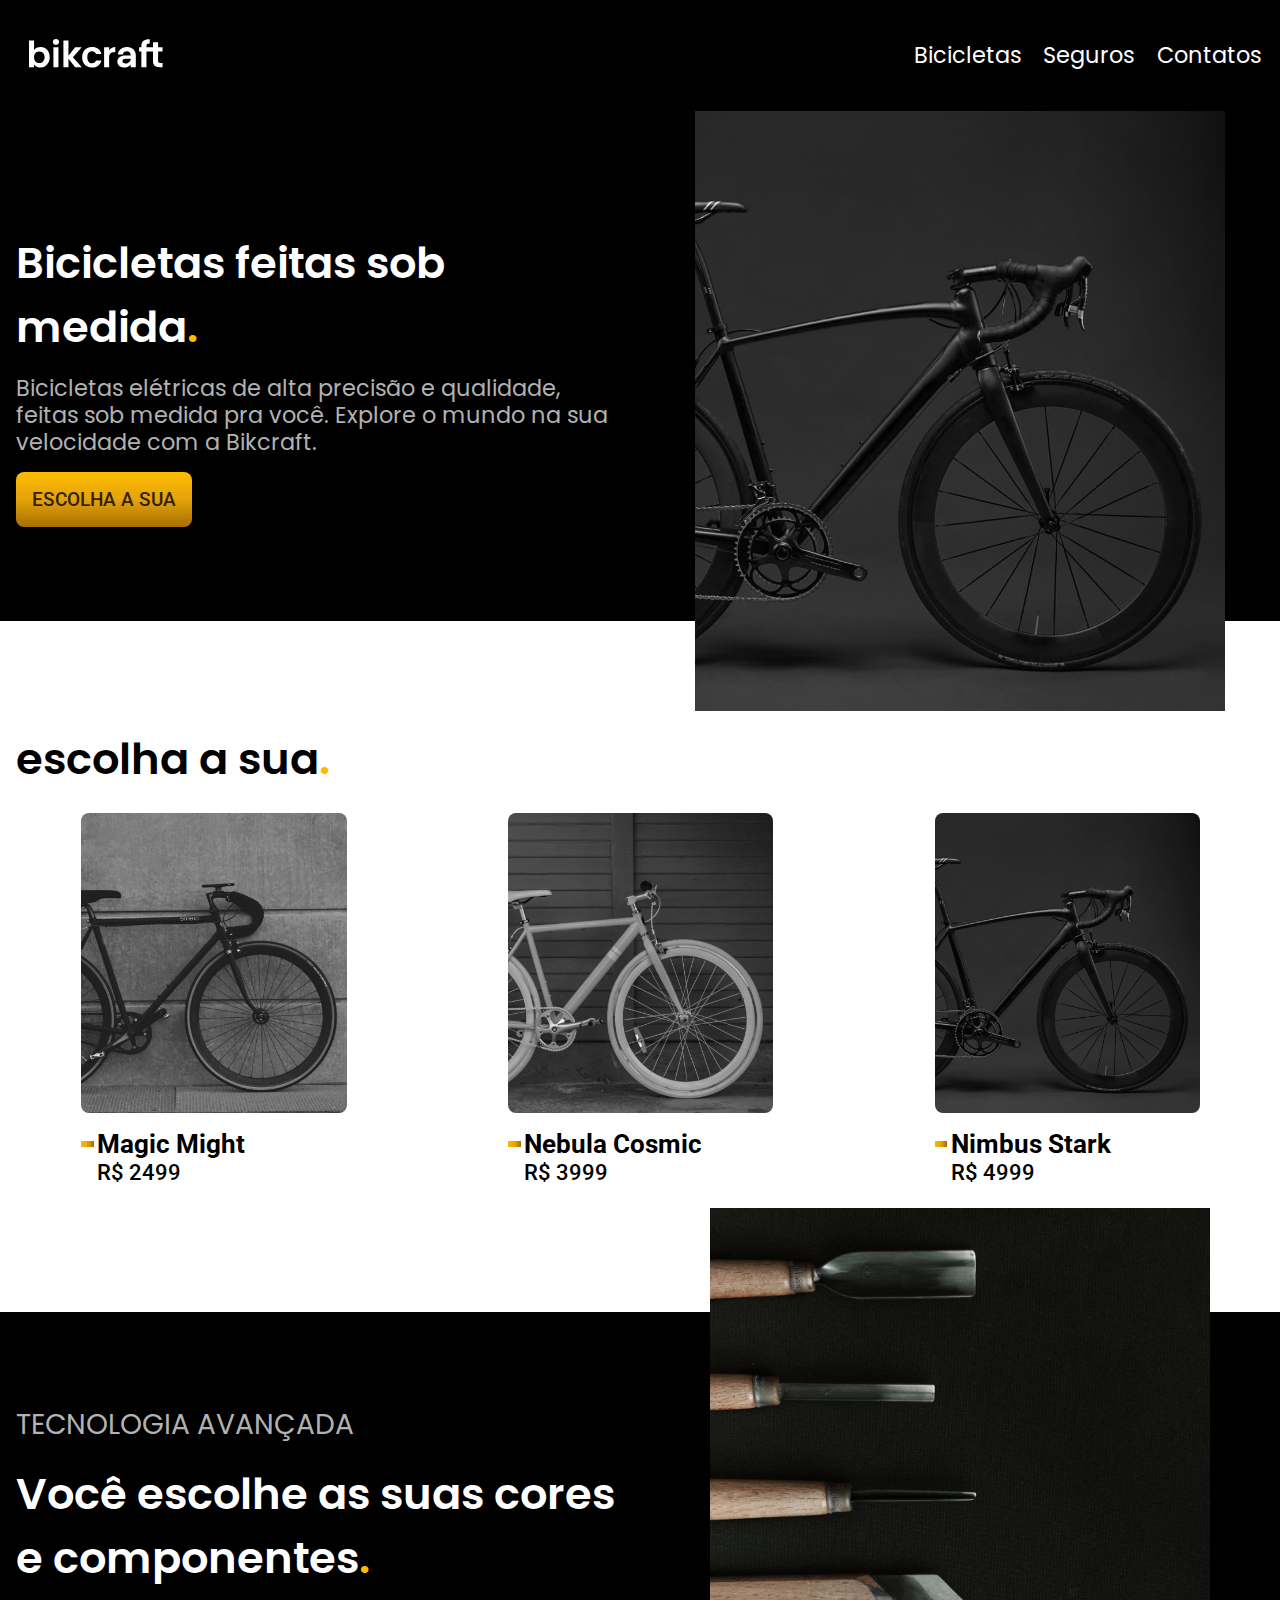
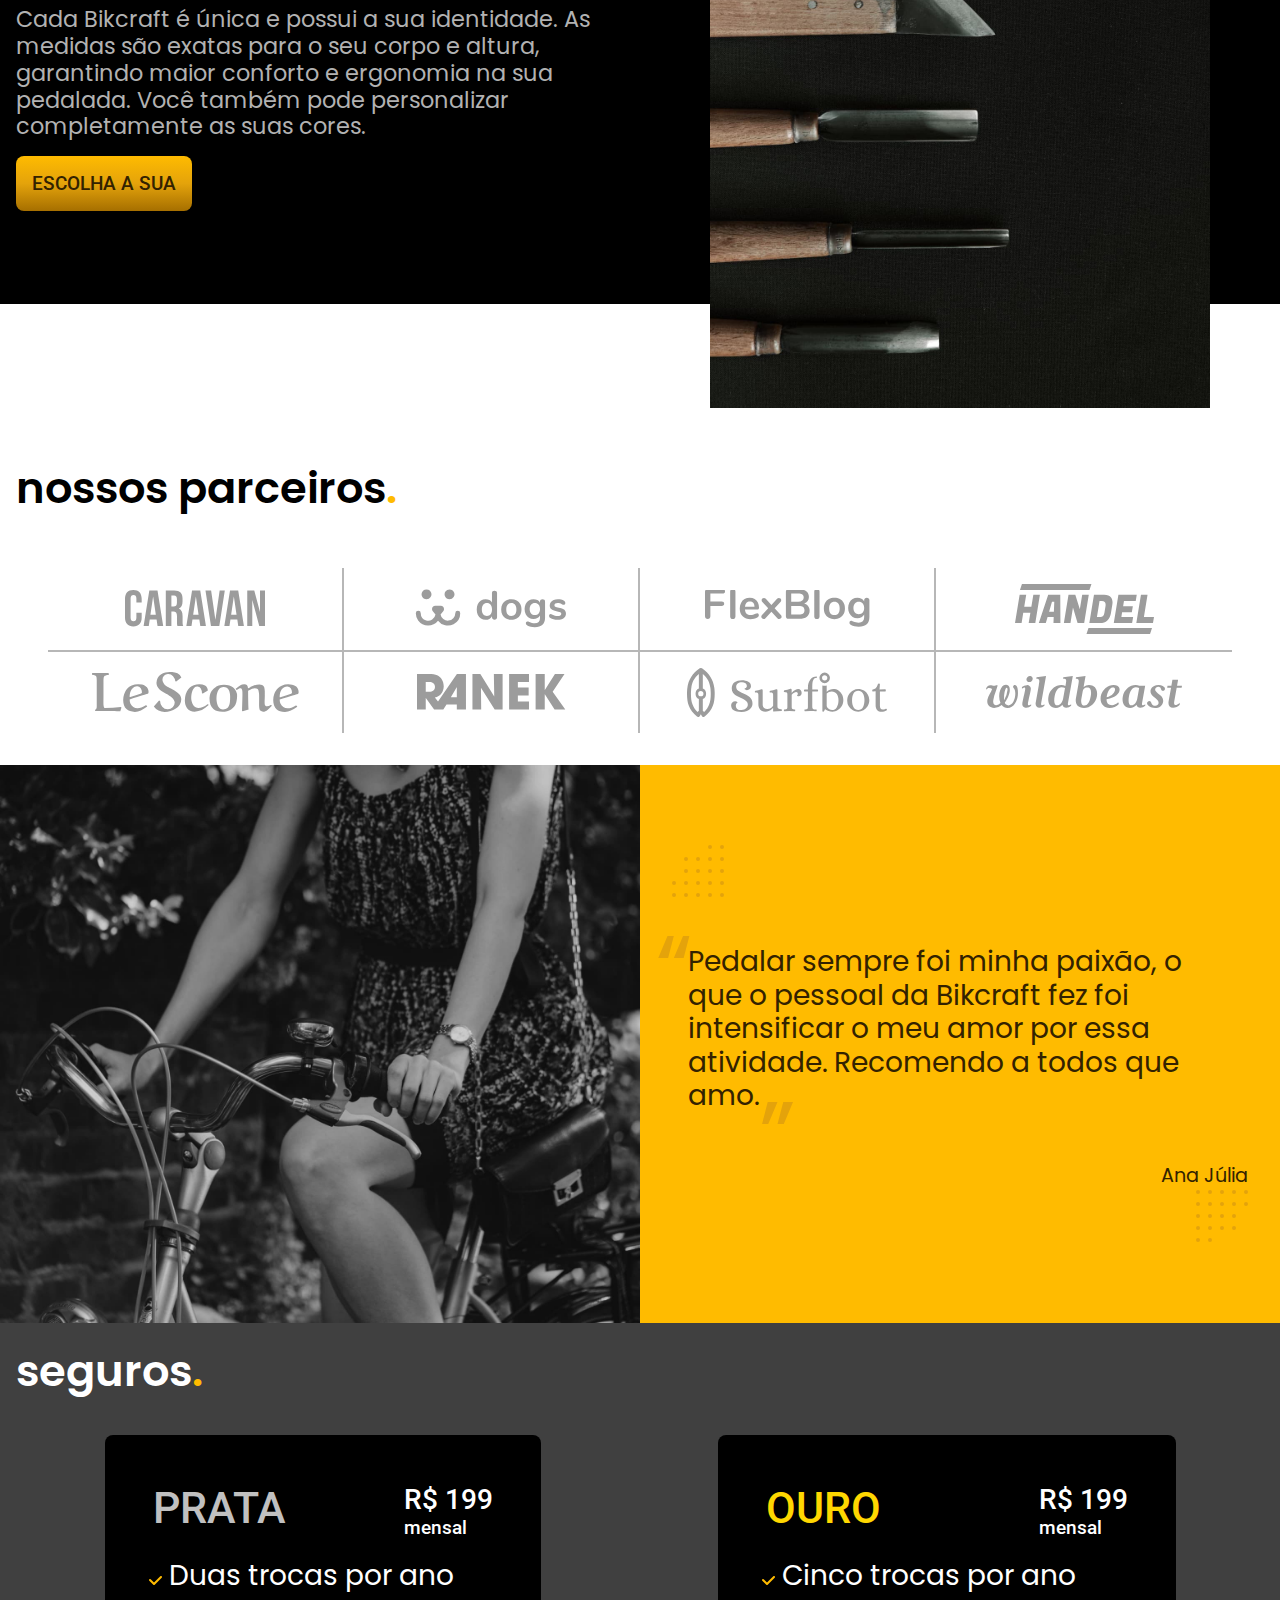
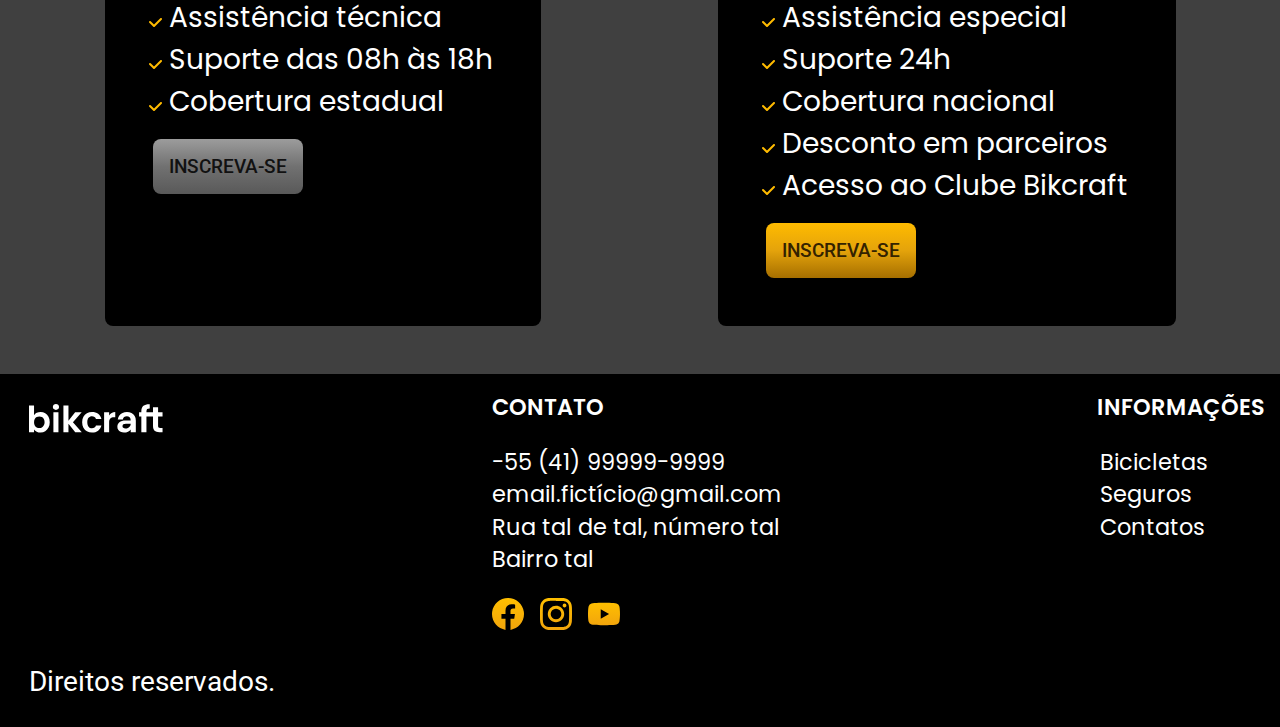
<file: index.html>
<!DOCTYPE html>
<html lang="pt-br">

<head>
  <meta charset="UTF-8">
  <meta name="viewport" content="width=device-width, initial-scale=1.0">
  <meta name="description" content="Bicicletas elétricas personalizadas.">
  <title>Bikcraft</title>
  <link rel="preload" href="./styles/styles.min.css" as="style">
  <link rel="shortcut icon" href="./favicon.svg" type="image/svg+xml">
  <link rel="stylesheet" href="./styles/styles.min.css">
  <link rel="preconnect" href="https://fonts.googleapis.com">
  <link rel="preconnect" href="https://fonts.gstatic.com" crossorigin>
  <link href="https://fonts.googleapis.com/css2?family=Poppins:wght@400;600&family=Roboto:wght@400;500&display=swap" rel="stylesheet">

  <script>document.documentElement.classList.add("js");</script>
</head>

<body>
  <header class="flx jc-sb al-it wrap bg-blk clr-wht pad-1">
    <div>
      <a class="hov-2 pad-08 brd-05 blc" href="index.html"><img class="fadeInDown" src="img/bikcraft.svg" alt="" data-anime="0"></a>
    </div>
    <nav>
      <ul class="flx jc-sb wrap gap-1 pop-r fnt-sm">
        <li class="fadeInLeft" data-anime="0"><a class="pad-02 brd-05" href="bicicletas.html">Bicicletas</a></li>
        <li class="fadeInLeft" data-anime="100"><a class="pad-02 brd-05" href="seguros.html">Seguros</a></li>
        <li class="fadeInLeft" data-anime="200"><a class="pad-02 brd-05" href="contato.html">Contatos</a></li>
      </ul>
    </nav>
  </header>

  <main class="grd-2 al-it jc-ct bg-bw clr-wht mar-1bt">
    <div class="pad-1 mar-0a">
      <h1 class="fnt-ll pop-sb fadeInDown" data-anime="0">Bicicletas feitas sob medida<span class="clr-ylw">.</span></h1>
      <p class="fnt-sm ln-hgt pop-r clr-lgr mar-1vt fadeInDown" data-anime="50">Bicicletas elétricas de alta precisão e qualidade, feitas sob medida pra você. Explore o mundo na sua velocidade com a Bikcraft.</p>
      <a class="bg-ylw-2 il-blc brd-05 pad-1 rob-m clr-dyl fnt-s up-cs hov fadeInDown" href="bicicletas.html" data-anime="100">escolha a sua</a>
      <div class="blc h-4"></div>
    </div>
    <div class="flx jc-ct"">
      <img class=" hide cov brd-0 fadeInLeft" src=" img/bicicletas/nimbus-home.jpg" alt="" height="600" data-anime="150">
    </div>
  </main>

  <article>
    <h1 class="fnt-ll pop-sb mar-1lt">escolha a sua<span class="clr-ylw">.</span></h1>
    <ul id="lista" class="flx gap-1 jc-sa fnt-sm rob-m scroll mar-1lt">
      <li>
        <a class="blc" href="./bicicletas/magic.html">
          <img class="blc mar-1bt" src="img/bicicletas/magic-home.jpg" alt="" height="300">
          <h3 class="mk-1 al-it">Magic Might</h3>
          <span class="il-blc up-cs mar-1lt">r$ 2499</span>
        </a>
      </li>
      <li>
        <a class="blc" href="./bicicletas/nebula.html">
          <img class="blc mar-1bt" src="img/bicicletas/nebula-home.jpg" alt="" height="300">
          <h3 class="mk-1 al-it">Nebula Cosmic</h3>
          <span class="il-blc up-cs mar-1lt">r$ 3999</span>
        </a>
      </li>
      <li>
        <a class="blc" href="./bicicletas/nimbus.html">
          <img class="blc mar-1bt" src="img/bicicletas/nimbus-home.jpg" alt="" height="300">
          <h3 class="mk-1 al-it">Nimbus Stark</h3>
          <span class="il-blc up-cs mar-1lt">r$ 4999</span>
        </a>
      </li>
      </li>
    </ul>
  </article>

  <section class="grd-2 al-it jc-ct bg-wbw mar-1vt">
    <div class="pad-1 clr-wht">
      <div class="blc h-4 mar-5bt"></div>
      <span class="mar-1bt up-cs fnt-m pop-r clr-lgr">tecnologia avançada</span>
      <h1 class="fnt-ll pop-sb mar-1tp">Você escolhe as suas cores e componentes<span class="clr-ylw">.</span></h1>
      <p class="mar-1vt  ln-hgt fnt-sm pop-r clr-lgr">Cada Bikcraft é única e possui a sua identidade. As medidas são exatas para o seu corpo e altura, garantindo maior conforto e ergonomia na sua pedalada. Você também pode personalizar completamente as suas cores.</p>
      <a class="bg-ylw-2 il-blc brd-05 pad-1 clr-dyl rob-m fnt-s up-cs hov" href="bicicletas.html">escolha a sua</a>
      <div class="blc h-4 mar-5tp"></div>
    </div>

    <div class="flx jc-ct">
      <img class="hide cov brd-0" src="img/fotos/tecnologia.jpg" alt="" height="800">
    </div>
  </section>

  <section class="mar-1">
    <h1 class="mar-3vt fnt-ll pop-sb">nossos parceiros<span class="clr-ylw">.</span></h1>
    <ul id="parc" class="grd-4 mar-2">
      <li class="brd-lgr flx pad-1"><img class="mar-a" src="img/parceiros/caravan.svg" alt=""></li>
      <li class="brd-lgr flx pad-1"><img class="mar-a" src="img/parceiros/dogs.svg" alt=""></li>
      <li class="brd-lgr flx pad-1"><img class="mar-a" src="img/parceiros/flexblog.svg" alt=""></li>
      <li class="brd-lgr flx pad-1"><img class="mar-a" src="img/parceiros/handel.svg" alt=""></li>
      <li class="brd-lgr flx pad-1"><img class="mar-a" src="img/parceiros/lescone.svg" alt=""></li>
      <li class="brd-lgr flx pad-1"><img class="mar-a" src="img/parceiros/ranek.svg" alt=""></li>
      <li class="brd-lgr flx pad-1"><img class="mar-a" src="img/parceiros/surfbot.svg" alt=""></li>
      <li class="brd-lgr flx pad-1"><img class="mar-a" src="img/parceiros/wildbeast.svg" alt=""></li>
    </ul>
  </section>

  <section class="grd-2 bg-ylw">
    <div>
      <img class="blc cov h-100 brd-0" src="img/fotos/depoimento.jpg" alt="">
    </div>
    <div class="flx jc-ct al-it">
      <div class="mar-2">
        <div class="flx jc-st">
          <img class="il-blc" src="img/dec/top-left-p.svg" alt="" height="52">
        </div>
        <p id="depo" class="fnt-m ln-hgt pop-r clr-dyl mar-3vt mar-1hr">Pedalar sempre foi minha paixão, o que o pessoal da Bikcraft fez foi intensificar o meu amor por essa atividade. Recomendo a todos que amo.</p>
        <div class="tal-rt">
          <span class="fnt-s pop-r clr-dyl">Ana Júlia</span>
        </div>
        <div class="flx jc-ed">
          <img class="il-blc" src="img/dec/bottom-right-p.svg" alt="" height="52">
        </div>
      </div>
    </div>
  </section>

  <article class="bg-gry pad-1">
    <h1 class="fnt-ll clr-wht pop-sb">seguros<span class="clr-ylw">.</span></h1>
    <div class="flx wrap jc-sa bg-gry mar-1vt">
      <div class="bg-blk pad-3 brd-05 mar-1vt">
        <div class="flx jc-sb rob-m">
          <p class="up-cs fnt-ll il-blc clr-slv">prata</p>
          <div class="il-blc clr-wht">
            <span class="up-cs fnt-m">r$ 199</span><span class="blc fnt-s">mensal</span>
          </div>
        </div>
        <ul class="clr-wht mar-1vt mar-1lt mark pop-r fnt-m">
          <li><span>Duas trocas por ano</span></li>
          <li><span>Assistência técnica</span></li>
          <li><span>Suporte das 08h às 18h</span></li>
          <li><span>Cobertura estadual</span></li>
        </ul>
        <a class="bg-slv il-blc brd-05 pad-1 clr-dgr fnt-s up-cs hov-slv rob-m" href="orcamento.html">inscreva-se</a>
      </div>
      <div class="bg-blk pad-3 brd-05 mar-1vt">
        <div class="flx jc-sb rob-m">
          <p class="il-blc up-cs fnt-ll clr-gld">ouro</p>
          <div class="txt-ib clr-wht">
            <span class="blc up-cs fnt-m">r$ 199</span><span class="blc fnt-s">mensal</span>
          </div>
        </div>
        <ul class="clr-wht mar-1vt mar-1lt mark pop-r fnt-m">
          <li><span>Cinco trocas por ano</span></li>
          <li><span>Assistência especial</span></li>
          <li><span>Suporte 24h</span></li>
          <li><span>Cobertura nacional</span></li>
          <li><span>Desconto em parceiros</span></li>
          <li><span>Acesso ao Clube Bikcraft</span></li>
        </ul>
        <a class="bg-ylw-2 il-blc brd-05 pad-1 clr-dyl fnt-s up-cs hov rob-m" href="orcamento.html">inscreva-se</a>
      </div>
    </div>
  </article>

  <footer class="bg-blk fnt-sm pad-1 clr-wht">
    <section class="flx jc-sb wrap gap-1">
      <div>
        <a class="hov-2 pad-08 brd-05 blc" href="index.html"><img src="img/bikcraft.svg" alt=""></a>
      </div>
      <div>
        <span class="up-cs pop-sb">contato</span>
        <ul class="ln-hgt2 pop-r">
          <li>-55 (41) 99999-9999</li>
          <li> email.fictício@gmail.com</li>
          <li> Rua tal de tal, número tal</li>
          <li>Bairro tal</li>
        </ul>
        <div class="flx gap-1">
          <a href="https://pt-br.facebook.com/" target="_blank"><img id="fb" src="img/redes/facebook-p.svg" alt=""></a>
          <a href="https://www.instagram.com/accounts/login/" target="_blank"><img id="ig" src="img/redes/instagram-p.svg" alt=""></a>
          <a href="https://www.youtube.com/" target="_blank"><img id="yt" src="img/redes/youtube-p.svg" alt=""></a>
        </div>
      </div>
      <nav>
        <span class="up-cs pop-sb">informações</span>
        <ul class="ln-hgt2 pop-r">
          <li><a class="hov-2 pad-02 brd-05" href="bicicletas.html">Bicicletas</a></li>
          <li><a class="hov-2 pad-02 brd-05" href="seguros.html">Seguros</a></li>
          <li><a class="hov-2 pad-02 brd-05" href="contato.html">Contatos</a></li>
        </ul>
      </nav>
    </section>
    <p class="mar-1tp fnt-m"><a class="hov-2 pad-08 brd-05 blc fit rob-r" href="termos.html">Direitos reservados.</a></p>
  </footer>

  <script src="./js/plugins/simple-anime.js"></script>
  <script src="./js/script.js"></script>
</body>

</html>
</file>
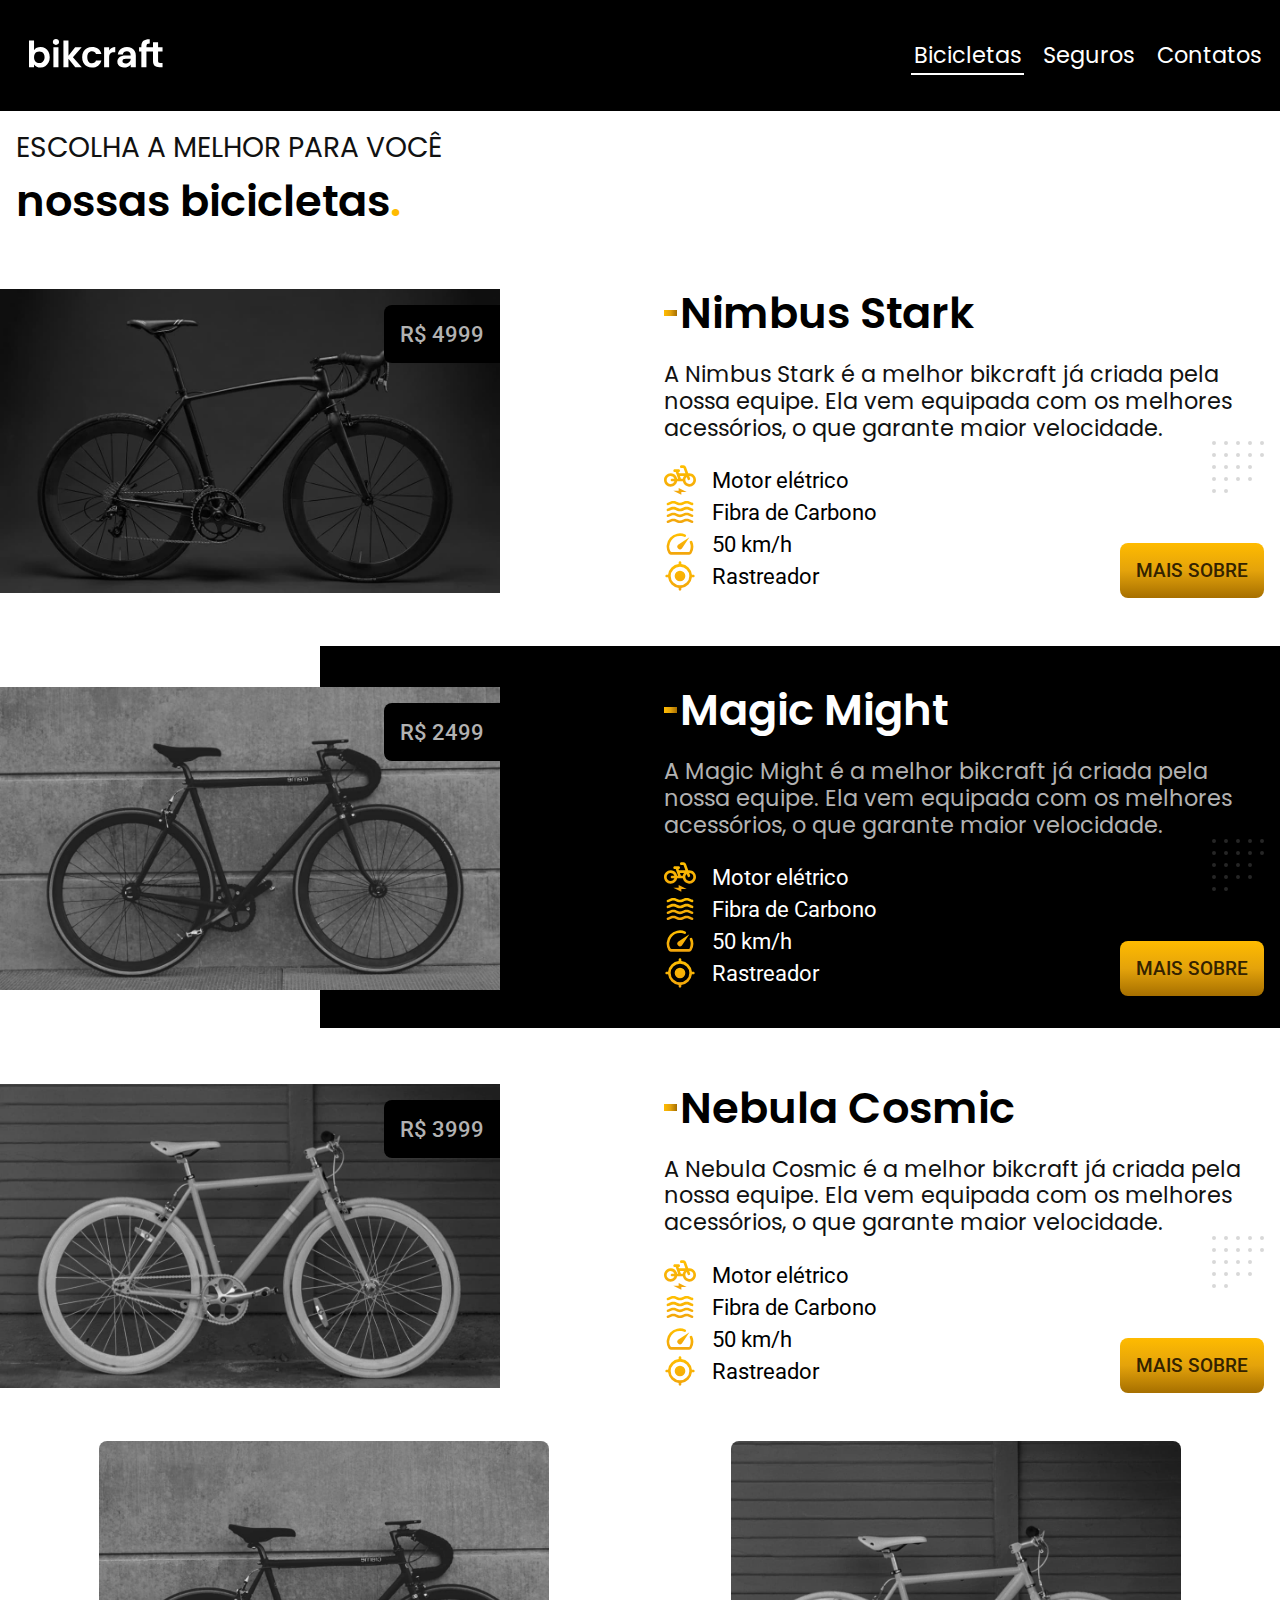
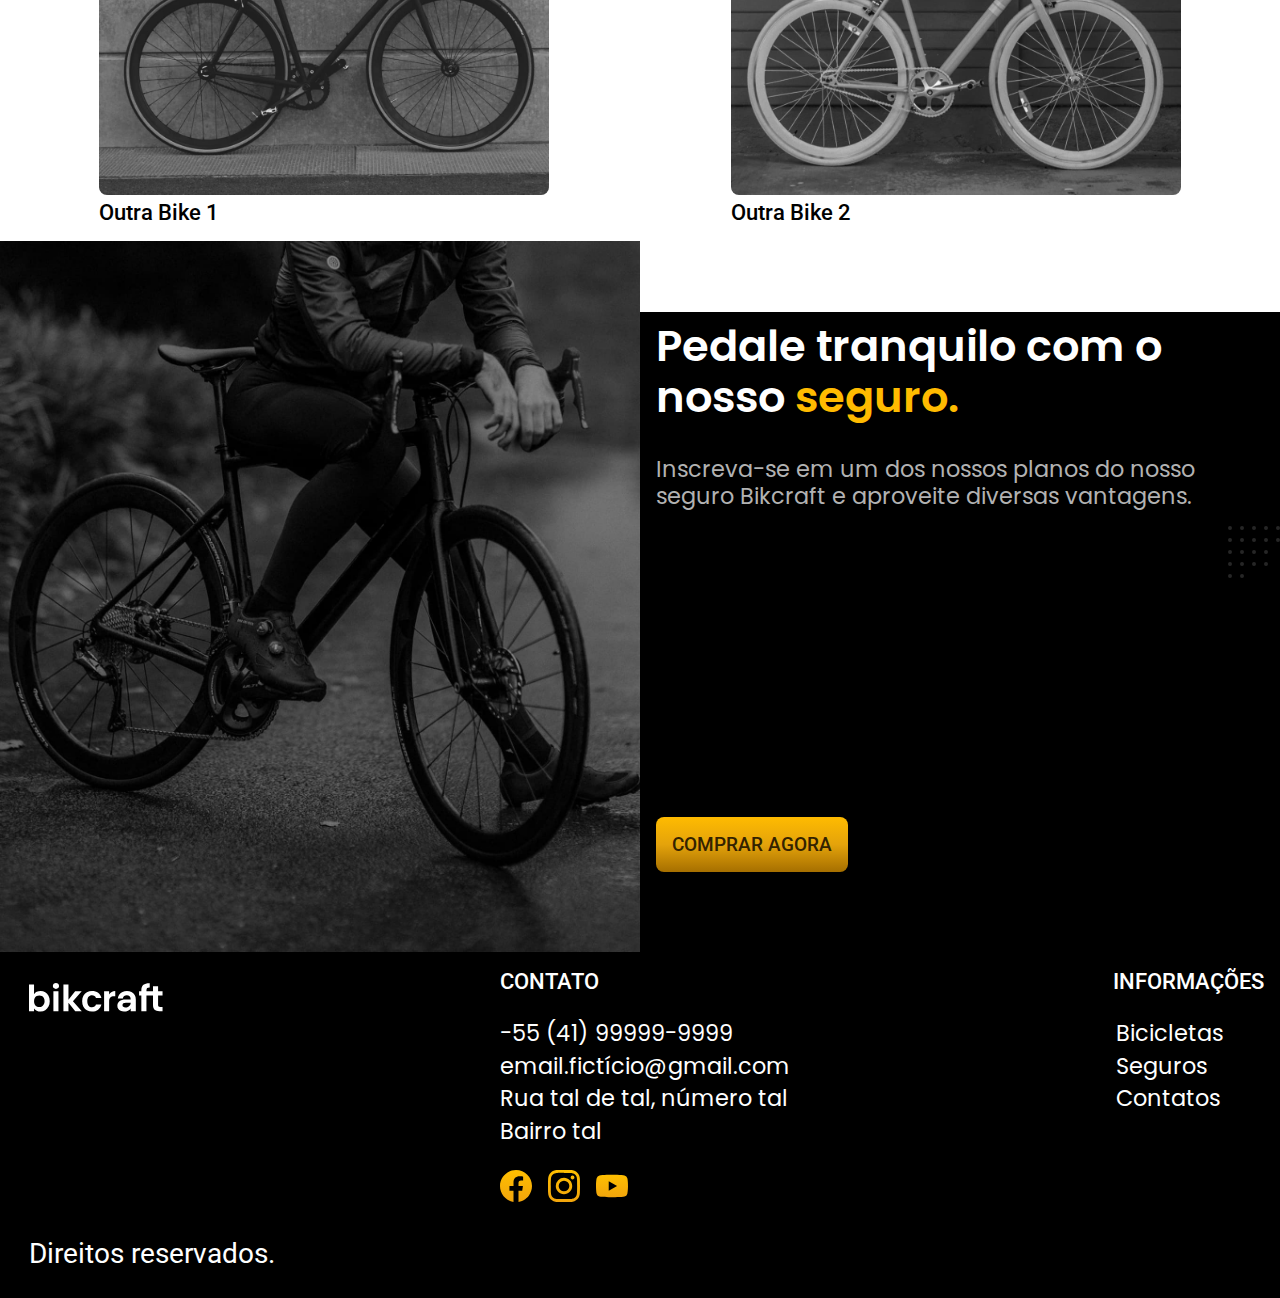
<file: bicicletas.html>
<!DOCTYPE html>
<html lang="pt-br">

<head>
  <meta charset="UTF-8">
  <meta name="viewport" content="width=device-width, initial-scale=1.0">
  <meta name="description" content="Opções de bicicletas elétricas customizadas Bikcraft.">
  <title>Bikcraft - Bicicletas</title>
  <link rel="preload" href="./styles/styles.min.css" as="style">
  <link rel="shortcut icon" href="./favicon.svg" type="image/svg+xml">
  <link rel="stylesheet" href="./styles/styles.min.css">
  <link rel="preconnect" href="https://fonts.googleapis.com">
  <link rel="preconnect" href="https://fonts.gstatic.com" crossorigin>
  <link href="https://fonts.googleapis.com/css2?family=Poppins:wght@400;600&family=Roboto:wght@400;500&display=swap" rel="stylesheet">

  <script>document.documentElement.classList.add("js");</script>
</head>

<body>
  <header class="flx jc-sb al-it wrap bg-blk clr-wht pad-1">
    <div>
      <a class="hov-2 pad-08 brd-05 blc" href="index.html"><img class="fadeInDown" src="img/bikcraft.svg" alt="" data-anime="0"></a>
    </div>
    <nav>
      <ul class="flx jc-sb wrap gap-1 pop-r fnt-sm">
        <li class="fadeInLeft" data-anime="0"><a class="pad-02 brd-05" href="bicicletas.html">Bicicletas</a></li>
        <li class="fadeInLeft" data-anime="100"><a class="pad-02 brd-05" href="seguros.html">Seguros</a></li>
        <li class="fadeInLeft" data-anime="200"><a class="pad-02 brd-05" href="contato.html">Contatos</a></li>
      </ul>
    </nav>
  </header>

  <section class="mar-1">
    <span class="up-cs fnt-m pop-r clr-dgr fadeInDown" data-anime="50">escolha a melhor para você</span>
    <h1 class="fnt-ll pop-sb fadeInDown" data-anime="100">nossas bicicletas<span class="clr-ylw">.</span></h1>
  </section>

  <main>
    <section class="grd-2-b gap-1 jc-ct al-it mar-1vt">
      <div class="grd max-5h-3h">
        <img class="brd-0 grd-a11 fadeInLeft" data-anime="150" src="img/bicicletas/nimbus.jpg" alt="">
        <span class="il-blc rob-m fnt-sm up-cs pad-1 bg-blk clr-lgr  grd-a11 pl-se mar-1tp brd-05-1 fadeInLeft" data-anime="150">r$ 4999</span>
      </div>
      <div class="pad-1">
        <h2 class="fnt-ll mar-1vt pop-sb mk-1 al-it fadeInLeft" data-anime="250">Nimbus Stark</h2>
        <p class="fnt-sm ln-hgt pop-r clr-dgr fadeInLeft" data-anime="250">A Nimbus Stark é a melhor bikcraft já criada pela nossa equipe. Ela vem equipada com os melhores acessórios, o que garante maior velocidade.</p>
        <div class="rel fadeInLeft" data-anime="250">
          <img class="tr-0" src="img/dec/bottom-right.svg" alt="" height="52">
        </div>
        <div class="grd-2-1 fadeInLeft" data-anime="250">
          <ul class="fnt-sm rob-r">
            <li class="flx gap-1 al-it"><img src="img/icones/eletrica.svg" alt=""> Motor elétrico</li>
            <li class="flx gap-1 al-it"><img src="img/icones/carbono.svg" alt=""> Fibra de Carbono</li>
            <li class="flx gap-1 al-it"><img src="img/icones/velocidade.svg" alt=""> 50 km/h</li>
            <li class="flx gap-1 al-it"><img src="img/icones/rastreador.svg" alt=""> Rastreador</li>
          </ul>
          <a class="bg-ylw-2 il-blc brd-05 pad-1 clr-dyl fnt-s up-cs mar-1vt hov rob-m max pl-ee" href="./bicicletas/nimbus.html">mais sobre</a>
        </div>
      </div>
    </section>
    <section class="bg-wb-hr clr-wht grd-2-b gap-1 jc-ct al-it mar-1vt">
      <div class="grd max-5h-3h">
        <img class="brd-0 grd-a11" src="img/bicicletas/magic.jpg" alt="">
        <span class="il-blc rob-m fnt-sm up-cs pad-1 bg-blk clr-lgr  grd-a11 pl-se mar-1tp brd-05-1">r$ 2499</span>
      </div>
      <div class="pad-1">
        <h2 class="fnt-ll mar-1vt pop-sb mk-1 al-it">Magic Might</h2>
        <p class="fnt-sm ln-hgt pop-r clr-lgr">A Magic Might é a melhor bikcraft já criada pela nossa equipe. Ela vem equipada com os melhores acessórios, o que garante maior velocidade.</p>
        <div class="rel">
          <img class="tr-0" src="./img/dec/bottom-right.svg" alt="" height="52">
        </div>
        <div class="grd-2-1">
          <ul class="fnt-sm rob-r">
            <li class="flx gap-1 al-it"><img src="img/icones/eletrica.svg" alt=""> Motor elétrico</li>
            <li class="flx gap-1 al-it"><img src="img/icones/carbono.svg" alt=""> Fibra de Carbono</li>
            <li class="flx gap-1 al-it"><img src="img/icones/velocidade.svg" alt=""> 50 km/h</li>
            <li class="flx gap-1 al-it"><img src="img/icones/rastreador.svg" alt=""> Rastreador</li>
          </ul>
          <a class="bg-ylw-2 il-blc brd-05 pad-1 clr-dyl fnt-s up-cs mar-1vt hov rob-m max pl-ee" href="./bicicletas/magic.html">mais sobre</a>
        </div>
      </div>
    </section>
    <section class="grd-2-b gap-1 jc-ct al-it mar-1vt">
      <div class="grd max-5h-3h">
        <img class="brd-0 grd-a11" src="img/bicicletas/nebula.jpg" alt="">
        <span class="il-blc rob-m fnt-sm up-cs pad-1 bg-blk clr-lgr  grd-a11 pl-se mar-1tp brd-05-1">r$ 3999</span>
      </div>
      <div class="pad-1">
        <h2 class="fnt-ll mar-1vt pop-sb mk-1 al-it">Nebula Cosmic</h2>
        <p class="fnt-sm ln-hgt pop-r clr-dgr">A Nebula Cosmic é a melhor bikcraft já criada pela nossa equipe. Ela vem equipada com os melhores acessórios, o que garante maior velocidade.</p>
        <div class="rel">
          <img class="tr-0" src="img/dec/bottom-right.svg" alt="" height="52">
        </div>
        <div class="grd-2-1">
          <ul class="fnt-sm rob-r">
            <li class="flx gap-1 al-it"><img src="img/icones/eletrica.svg" alt=""> Motor elétrico</li>
            <li class="flx gap-1 al-it"><img src="img/icones/carbono.svg" alt=""> Fibra de Carbono</li>
            <li class="flx gap-1 al-it"><img src="img/icones/velocidade.svg" alt=""> 50 km/h</li>
            <li class="flx gap-1 al-it"><img src="img/icones/rastreador.svg" alt=""> Rastreador</li>
          </ul>
          <a class="bg-ylw-2 il-blc brd-05 pad-1 clr-dyl fnt-s up-cs mar-1vt hov rob-m max pl-ee" href="./bicicletas/nebula.html">mais sobre</a>
        </div>
      </div>
    </section>
  </main>

  <section class="mar-1 flx jc-sa gap-1 rob-m">
    <div class="il-blc">
      <img src="img/bicicleta/nimbus2.jpg" alt="" width="450">
      <figcaption class="fnt-sm">Outra Bike 1</figcaption>
    </div>
    <div class="il-blc">
      <img src="img/bicicleta/nimbus3.jpg" alt="" width="450">
      <figcaption class="fnt-sm">Outra Bike 2</figcaption>
    </div>
  </section>

  <section class="bg-bw-2 clr-wht grd-2">
    <div>
      <img class="blc cov h-100 brd-0" src="img/fotos/seguros.jpg" alt="">
    </div>
    <div class="flx clm jc-ct">
      <div class="blc h-4"></div>
      <h2 class="mar-1 ln-hgt fnt-ll pop-sb">Pedale tranquilo com o nosso <span class="clr-ylw">seguro.</span></h2>
      <p class="mar-1 ln-hgt fnt-sm clr-lgr pop-r">Inscreva-se em um dos nossos planos do nosso seguro Bikcraft e aproveite diversas vantagens.</p>
      <div class="flx jc-ed">
        <img class="il-blc" src="img/dec/bottom-right.svg" alt="" height="52">
      </div>
      <a class="bg-ylw-2 il-blc brd-05 pad-1 clr-dyl fnt-s up-cs mar-1 mar-5bt fit hov rob-m" href="orcamento.html">comprar agora</a>
    </div>

  </section>

  <footer class="bg-blk fnt-sm pad-1 clr-wht">
    <section class="flx jc-sb wrap gap-1">
      <div>
        <a class="hov-2 pad-08 brd-05 blc" href="index.html"><img src="img/bikcraft.svg" alt=""></a>
      </div>
      <div>
        <span class="up-cs rob-m">contato</span>
        <ul class="ln-hgt2 pop-r">
          <li>-55 (41) 99999-9999</li>
          <li> email.fictício@gmail.com</li>
          <li> Rua tal de tal, número tal</li>
          <li>Bairro tal</li>
        </ul>
        <div class="flx gap-1">
          <a href="https://pt-br.facebook.com/" target="_blank"><img id="fb" src="img/redes/facebook-p.svg" alt=""></a>
          <a href="https://www.instagram.com/accounts/login/" target="_blank"><img id="ig" src="img/redes/instagram-p.svg" alt=""></a>
          <a href="https://www.youtube.com/" target="_blank"><img id="yt" src="img/redes/youtube-p.svg" alt=""></a>
        </div>
      </div>
      <nav>
        <span class="up-cs rob-m">informações</span>
        <ul class="ln-hgt2 pop-r">
          <li><a class="hov-2 pad-02 brd-05" href="bicicletas.html">Bicicletas</a></li>
          <li><a class="hov-2 pad-02 brd-05" href="seguros.html">Seguros</a></li>
          <li><a class="hov-2 pad-02 brd-05" href="contato.html">Contatos</a></li>
        </ul>
      </nav>
    </section>
    <p class="mar-1tp fnt-m"><a class="hov-2 pad-08 brd-05 blc fit rob-r" href="termos.html">Direitos reservados.</a></p>
  </footer>
  <script src="./js/plugins/simple-anime.js"></script>
  <script src="./js/script.js"></script>
</body>

</html>
</file>
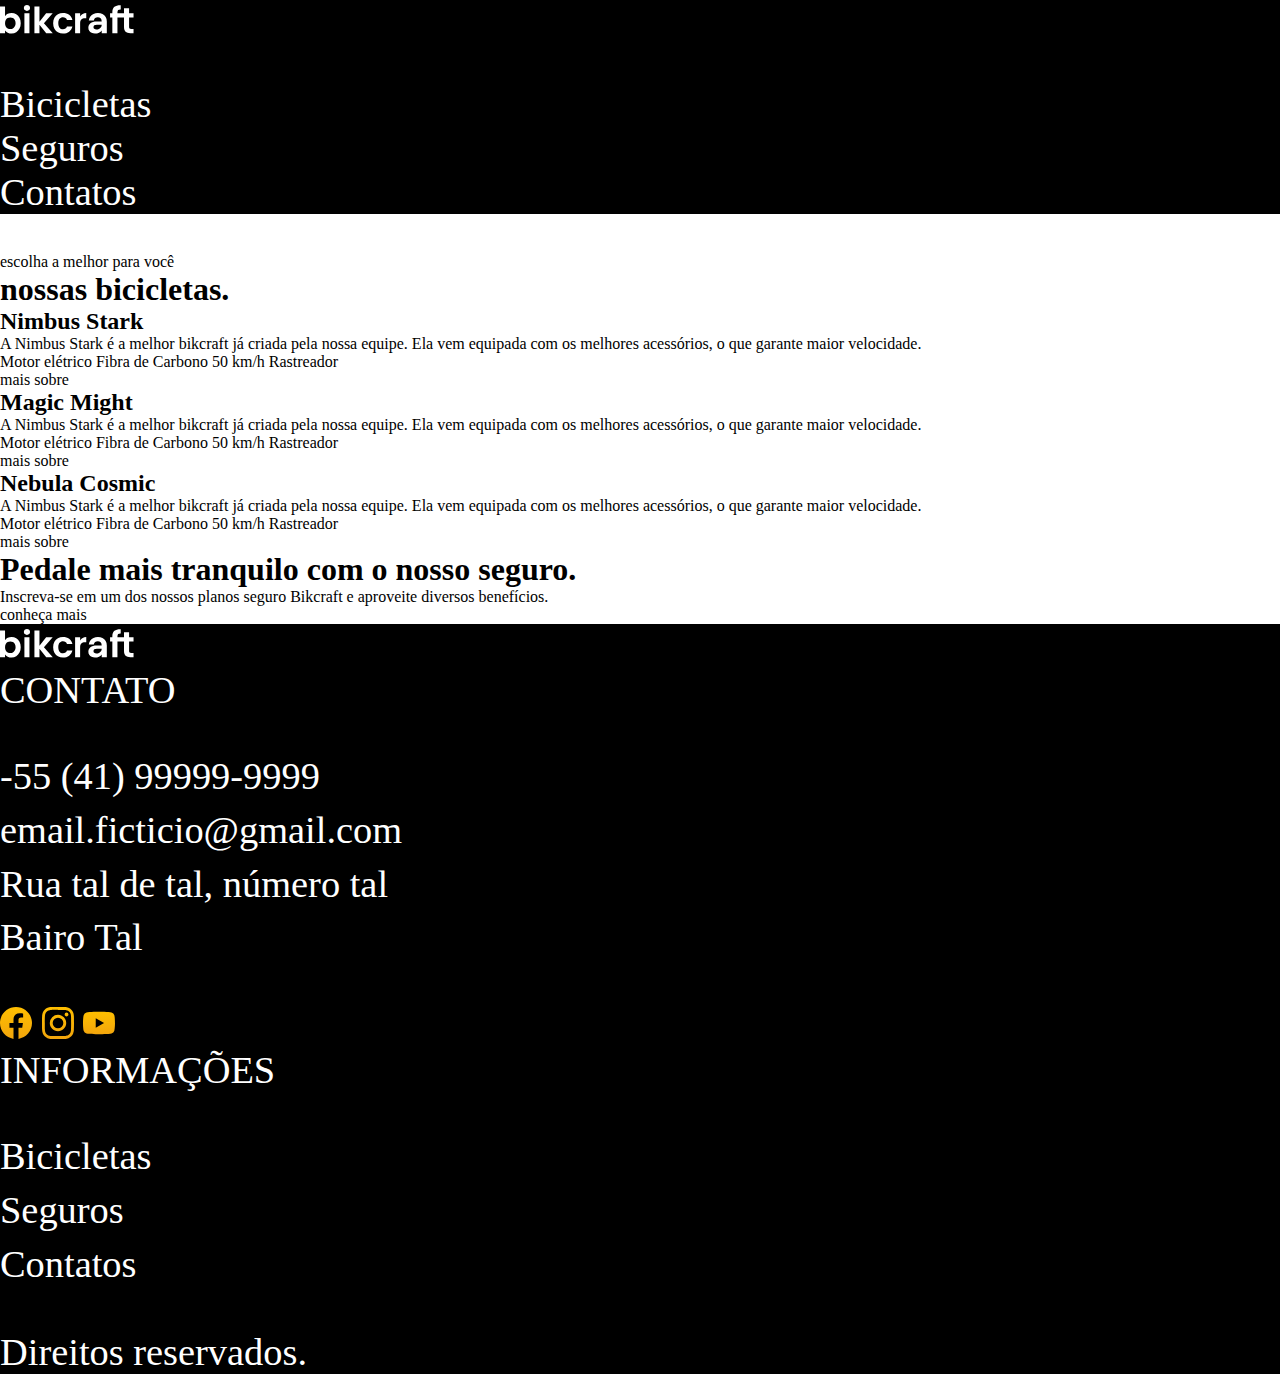
<file: bicicletas2.html>
<!DOCTYPE html>
<html lang="pt-br">

<head>
  <meta charset="UTF-8">
  <meta name="viewport" content="width=device-width, initial-scale=1.0">
  <title>Document</title>
  <link rel="stylesheet" href="styles.css/styles.css">
</head>



<body>
  <header class="flex jc-sb aln-ct wrap bg-blk fnt-l clr-wht pad-1rem">
    <a href="index.html"><img src="img/bikcraft.svg" alt=""></a>
    <nav>
      <ul class="flex jc-sb wrap gap-1rem mar-1rem">
        <li><a class="clr-inh" href="bicicletas.html">Bicicletas</a></li>
        <li><a class="clr-inh" href="seguros.html">Seguros</a></li>
        <li><a class="clr-inh" href="contato.html">Contatos</a></li>
      </ul>
    </nav>
  </header>

  <section>
    <!-- uppercase -->
    <span class="up">escolha a melhor para você</span>
    <!-- ponto amarelo -->
    <h1>nossas bicicletas<span class="ylw">.</span></h1>
  </section>

  <main>
    <!-- foto primeira coluna, descrição com icones e link estilo botao na segunda -->
    <section>
      <h2>Nimbus Stark</h2>
      <!-- detalhe gráfico igual da citação -->
      <p>A Nimbus Stark é a melhor bikcraft já criada pela nossa equipe. Ela vem equipada com os melhores acessórios, o que garante maior velocidade.</p>
      <!-- duas colunas, caracteristicas na primeira, link botao na segunda -->
      <div>
        <div>
          <!-- uma coluna para icones, segunda pra texto -->
          <div>
            <span>Motor elétrico</span>
            <span>Fibra de Carbono</span>
            <span>50 km/h</span>
            <span>Rastreador</span>
          </div>
        </div>
        <div>
          <!-- uppercase -->
          <a class="bt-00 up" href="espec.html">mais sobre</a>
        </div>
      </div>
    </section>
    <!-- detalhe grafico parecido com a foto vazada -->
    <section>
      <h2>Magic Might</h2>
      <!-- detalhe gráfico igual da citação -->
      <p>A Nimbus Stark é a melhor bikcraft já criada pela nossa equipe. Ela vem equipada com os melhores acessórios, o que garante maior velocidade.</p>
      <!-- duas colunas, caracteristicas na primeira, link botao na segunda -->
      <div>
        <div>
          <!-- uma coluna para icones, segunda pra texto -->
          <div>
            <span>Motor elétrico</span>
            <span>Fibra de Carbono</span>
            <span>50 km/h</span>
            <span>Rastreador</span>
          </div>
        </div>
        <div>
          <!-- uppercase -->
          <a class="bt-00 up" href="espec.html">mais sobre</a>
        </div>
      </div>
    </section>

    <section>
      <h2>Nebula Cosmic</h2>
      <!-- detalhe gráfico igual da citação -->
      <p>A Nimbus Stark é a melhor bikcraft já criada pela nossa equipe. Ela vem equipada com os melhores acessórios, o que garante maior velocidade.</p>
      <!-- duas colunas, caracteristicas na primeira, link botao na segunda -->
      <div>
        <div>
          <!-- uma coluna para icones, segunda pra texto -->
          <div>
            <span>Motor elétrico</span>
            <span>Fibra de Carbono</span>
            <span>50 km/h</span>
            <span>Rastreador</span>
          </div>
        </div>
        <div>
          <!-- uppercase -->
          <a class="bt-00 up" href="espec.html">mais sobre</a>
        </div>
      </div>
    </section>
  </main>

  <!-- outras bicicletas -->
  <section>

  </section>
  <!-- anuncio seguro. duas colunas, foto vazada na primeira, texto e link na segunda. palavra 'seguro' e ponto amarelos. detalhe citação -->
  <section>
    <h1>Pedale mais tranquilo com o nosso <span class="ylw">seguro.</span></h1>
    <p>Inscreva-se em um dos nossos planos seguro Bikcraft e aproveite diversos benefícios.</p>
    <!-- uppercase -->
    <a class="bt-00 up" href="seguros.html">conheça mais</a>
  </section>

  <footer class="bg-blk fnt-l pad-1rem clr-wht">
    <section class="flex jc-sb wrap gap-1rem">
      <a href=" index.html"><img src="img/bikcraft.svg" alt=""></a>
      <div>
        <span class="up-cs">contato</span>
        <ul class="ln-hgt">
          <li>-55 (41) 99999-9999</li>
          <li>email.ficticio@gmail.com</li>
          <div class="line mar-1rem-vt"></div>
          <li>Rua tal de tal, número tal<br>Bairo Tal</li>
        </ul>
        <div class="flex gap-1rem">
          <a href=""><img src="img/redes/facebook-p.svg" alt=""></a>
          <a href=""><img src="img/redes/instagram-p.svg" alt=""></a>
          <a href=""><img src="img/redes/youtube-p.svg" alt=""></a>
        </div>
      </div>
      <nav>
        <span class="up-cs">informações</span>
        <ul class="ln-hgt">
          <li><a class="clr-inh" href="bicicletas.html">Bicicletas</a></li>
          <li><a class="clr-inh" href="seguros.html">Seguros</a></li>
          <li><a class="clr-inh" href="contato.html">Contatos</a></li>
        </ul>
      </nav>
    </section>
    <p><a class="clr-inh" href="termos.html">Direitos reservados.</a></p>
  </footer>

</body>

</html>
</file>
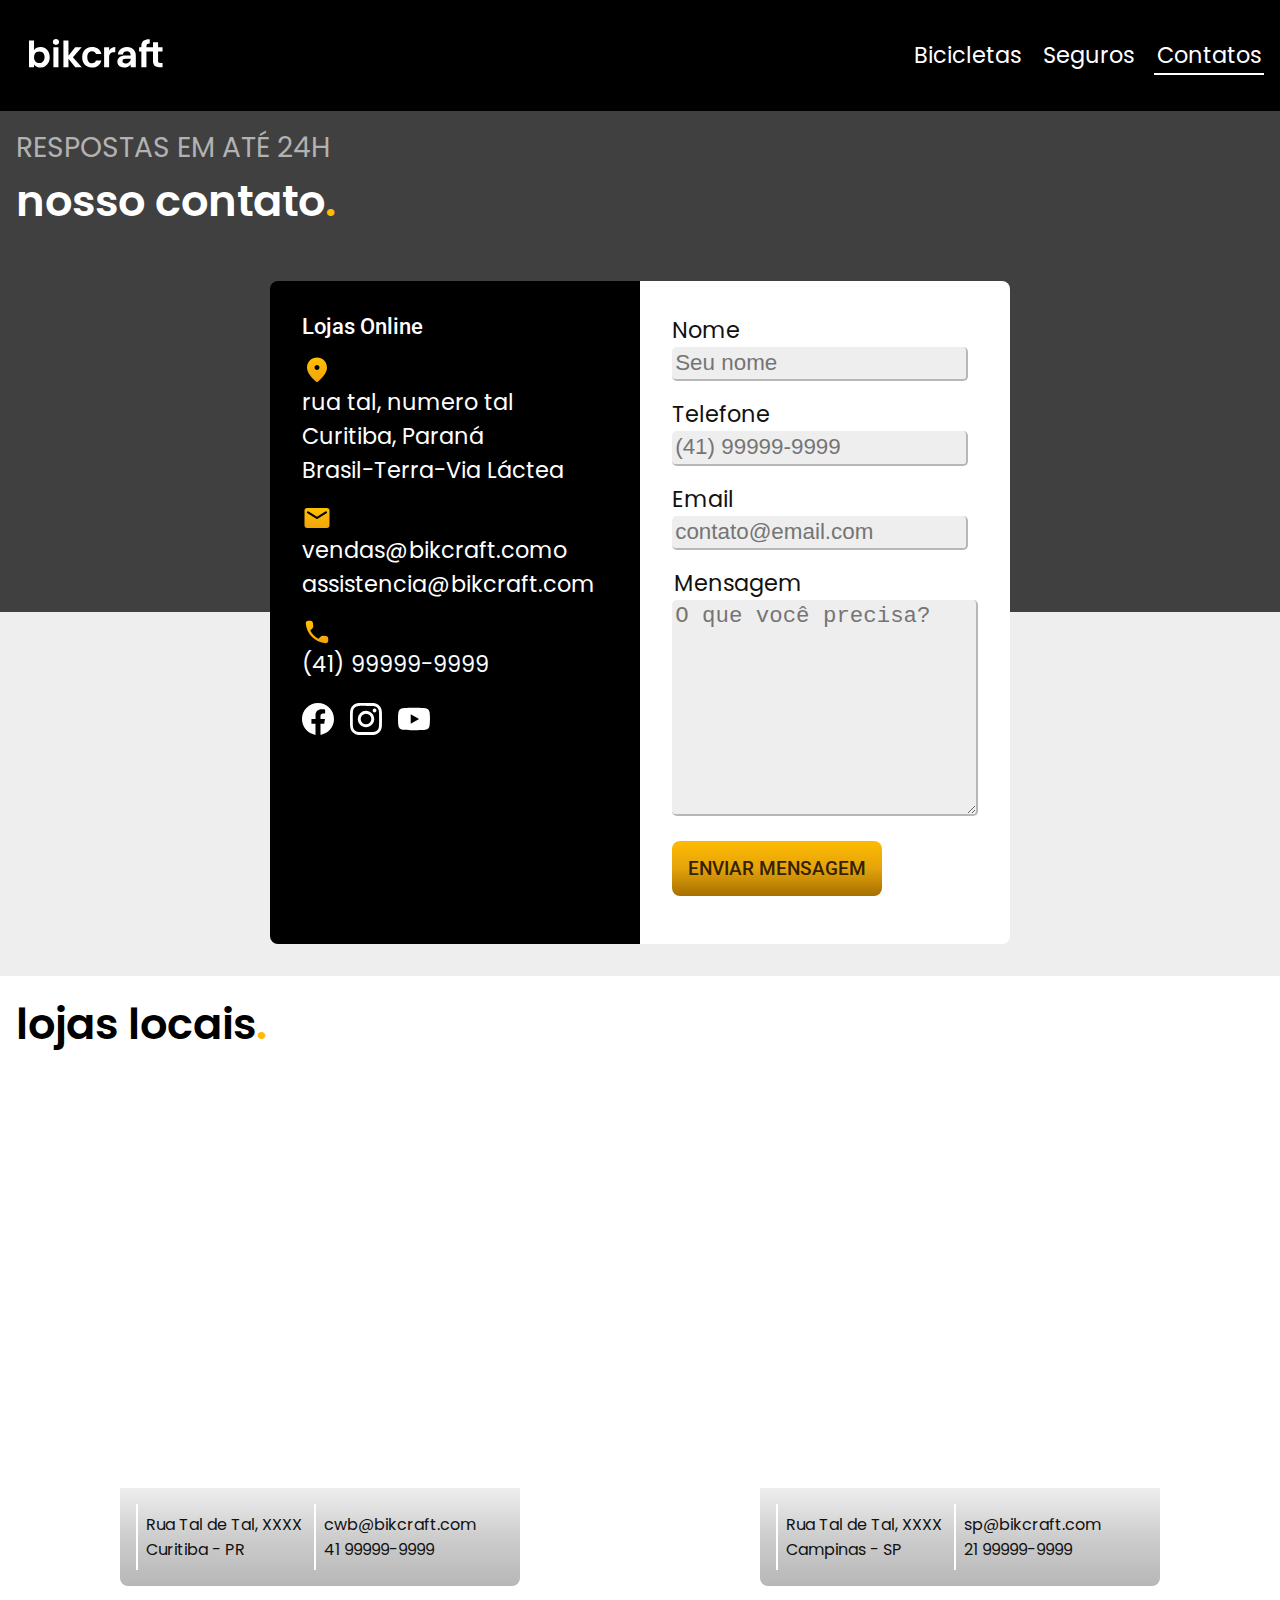
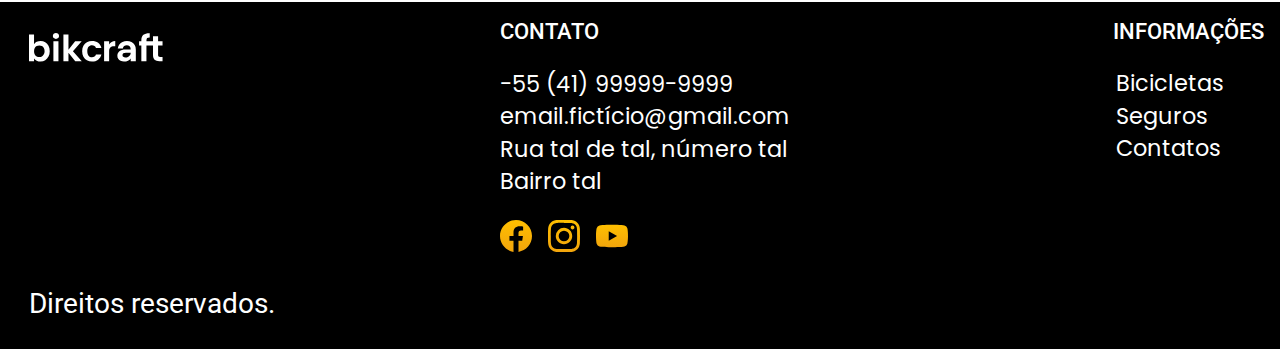
<file: contato.html>
<!DOCTYPE html>
<html lang="pt-br">

<head>
  <meta charset="UTF-8">
  <meta name="viewport" content="width=device-width, initial-scale=1.0">
  <meta name="description" content="Contato e lojas físicas Bikcraft.">
  <title>Bikcraft - Contato</title>
  <link rel="preload" href="./styles/styles.min.css" as="style">
  <link rel="shortcut icon" href="./favicon.svg" type="image/svg+xml">
  <link rel="stylesheet" href="./styles/styles.min.css">
  <link rel="preconnect" href="https://fonts.googleapis.com">
  <link rel="preconnect" href="https://fonts.gstatic.com" crossorigin>
  <link href="https://fonts.googleapis.com/css2?family=Poppins:wght@400;600&family=Roboto:wght@400;500&display=swap" rel="stylesheet">

  <script>document.documentElement.classList.add("js");</script>
</head>

<body>
  <header class="flx jc-sb al-it wrap bg-blk clr-wht pad-1">
    <div>
      <a class="hov-2 pad-08 brd-05 blc" href="index.html"><img class="fadeInDown" src="img/bikcraft.svg" alt="" data-anime="0"></a>
    </div>
    <nav>
      <ul class="flx jc-sb wrap gap-1 pop-r fnt-sm">
        <li class="fadeInLeft" data-anime="0"><a class="pad-02 brd-05" href="bicicletas.html">Bicicletas</a></li>
        <li class="fadeInLeft" data-anime="100"><a class="pad-02 brd-05" href="seguros.html">Seguros</a></li>
        <li class="fadeInLeft" data-anime="200"><a class="pad-02 brd-05" href="contato.html">Contatos</a></li>
      </ul>
    </nav>
  </header>

  <section class="bg-gry pad-1">
    <span class="up-cs fnt-m clr-lgr pop-r fadeInDown" data-anime="50">respostas em até 24h</span>
    <h1 class="fnt-ll clr-wht pop-sb fadeInDown" data-anime="100">nosso contato<span class="clr-ylw">.</span></h1>
  </section>

  <main class="bg-gw pad-2 fnt-sm grd jc-ct">
    <div class="grd-2 pop-r fit fadeInLeft" data-anime="150">
      <div class="bg-blk pad-2 brd-05-1 clr-wht">
        <span class="blc mar-1bt rob-m">Lojas Online</span>
        <div class="">
          <img class="blc mar-1tp" src="img/icones/local.svg" alt="" height="30">
          <p>rua tal, numero tal <br>
            Curitiba, Paraná <br>
            Brasil-Terra-Via Láctea</p>
          <div class="mar-1"></div>
          <img class="blc mar-1tp" src="img/icones/email.svg" alt="" height="30">
          <p>vendas@bikcraft.como <br>
            assistencia@bikcraft.com</p>
          <img class="blc mar-1tp" src="img/icones/telefone.svg" alt="" height="30">
          <p>(41) 99999-9999</p>
        </div>
        <div class="mar-1vt">
          <ul class="flx gap-1">
            <li class="il-blc"><a href="https://pt-br.facebook.com/" target="_blank">
                <svg id="fb2" width="32" height="32" fill="#ffffff" xmlns="http://www.w3.org/2000/svg">
                  <path d="M32 16.098c0-8.836-7.164-16-16-16s-16 7.164-16 16c0 7.986 5.85 14.605 13.5 15.805v-11.18H9.437v-4.627H13.5v-3.522c0-4.01 2.39-6.226 6.044-6.226 1.75 0 3.581.314 3.581.314v3.937h-2.018c-1.988 0-2.608 1.233-2.608 2.499v3h4.437l-.71 4.626H18.5v11.18C26.149 30.703 32 24.083 32 16.098Z" />
                </svg>
              </a></li>
            <li class="il-blc"><a href="https://www.instagram.com/accounts/login/" target="_blank">
                <svg id="ig2" width="32" height="32" fill="#ffffff" xmlns="http://www.w3.org/2000/svg">
                  <path d="M16 0c-4.347 0-4.89.02-6.596.096C7.7.176 6.54.444 5.52.84a7.835 7.835 0 0 0-2.835 1.845A7.807 7.807 0 0 0 .84 5.52C.444 6.54.175 7.7.096 9.404.016 11.111 0 11.654 0 16c0 4.347.02 4.89.096 6.596.08 1.703.348 2.864.744 3.884a7.847 7.847 0 0 0 1.845 2.835A7.825 7.825 0 0 0 5.52 31.16c1.021.395 2.181.665 3.884.744 1.707.08 2.25.096 6.596.096 4.347 0 4.89-.02 6.596-.096 1.703-.08 2.864-.35 3.884-.744a7.864 7.864 0 0 0 2.835-1.845 7.814 7.814 0 0 0 1.845-2.835c.395-1.02.665-2.181.744-3.884.08-1.707.096-2.25.096-6.596 0-4.347-.02-4.89-.096-6.596-.08-1.703-.35-2.865-.744-3.884a7.853 7.853 0 0 0-1.845-2.835A7.796 7.796 0 0 0 26.48.84C25.46.444 24.299.175 22.596.096 20.889.016 20.346 0 16 0Zm0 2.88c4.27 0 4.78.021 6.467.095 1.56.073 2.406.332 2.969.553.75.29 1.28.636 1.843 1.195.558.56.905 1.092 1.194 1.841.219.563.48 1.41.551 2.97.076 1.687.093 2.194.093 6.466s-.02 4.78-.098 6.467c-.082 1.56-.342 2.406-.562 2.969-.298.75-.638 1.28-1.198 1.843a4.992 4.992 0 0 1-1.84 1.194c-.56.219-1.42.48-2.98.551-1.699.076-2.199.093-6.479.093-4.281 0-4.781-.02-6.479-.098-1.561-.082-2.421-.342-2.981-.562-.759-.298-1.28-.638-1.839-1.198a4.859 4.859 0 0 1-1.2-1.84c-.22-.56-.478-1.42-.56-2.98-.06-1.68-.081-2.199-.081-6.459 0-4.261.021-4.781.081-6.481.082-1.56.34-2.419.56-2.979.28-.76.639-1.28 1.2-1.841C5.22 4.12 5.741 3.76 6.5 3.48 7.06 3.26 7.901 3 9.461 2.92c1.7-.06 2.2-.08 6.479-.08l.06.04Zm0 4.904A8.215 8.215 0 0 0 7.784 16c0 4.54 3.68 8.216 8.216 8.216 4.54 0 8.216-3.68 8.216-8.216 0-4.54-3.68-8.216-8.216-8.216Zm0 13.55A5.332 5.332 0 0 1 10.667 16 5.332 5.332 0 0 1 16 10.667 5.332 5.332 0 0 1 21.333 16 5.332 5.332 0 0 1 16 21.333ZM26.461 7.46c0 1.06-.861 1.92-1.92 1.92-1.06 0-1.92-.861-1.92-1.92a1.921 1.921 0 0 1 3.84 0Z" />
                </svg>
              </a></li>
            <li class="il-blc"><a href="https://www.youtube.com/" target="_blank">
                <svg id="yt2" width="32" height="32" fill="#ffffff" xmlns="http://www.w3.org/2000/svg">
                  <path d="M31.33 8.248A4.021 4.021 0 0 0 28.502 5.4C26.007 4.727 16 4.727 16 4.727s-10.007 0-12.503.673A4.023 4.023 0 0 0 .67 8.248C0 10.76 0 16 0 16s0 5.24.67 7.752A4.02 4.02 0 0 0 3.498 26.6c2.494.673 12.501.673 12.501.673s10.007 0 12.503-.673a4.02 4.02 0 0 0 2.829-2.848C32 21.24 32 16 32 16s0-5.24-.67-7.752Zm-18.603 12.51v-9.515L21.09 16l-8.364 4.757Z" />
                </svg>
              </a></li>
          </ul>
        </div>
      </div>
      <div class="bg-wht pad-2 brd-05-2 clr-dgr bs">
        <form action="">
          <div class="blc">
            <label class="blc" for="nome">Nome<input class="blc bg-gry-2 fnt-sm brd-03 brd-lgr pad-02" id="nome" name="nome" type="text" placeholder="Seu nome"></label>
          </div>
          <div class="blc mar-1tp">
            <label class="blc" for="telefone">Telefone<input class="blc bg-gry-2 fnt-sm brd-03 brd-lgr pad-02" id="telefone" name="telefone" type="tel" placeholder="(41) 99999-9999"></label>
          </div>
          <div class="blc mar-1tp">
            <label class="blc" for="email">Email<input class="blc bg-gry-2 fnt-sm brd-03 brd-lgr pad-02" id="email" name="email" type="email" placeholder="contato@email.com"></label>
          </div>
          <div class="blc mar-1tp">
            <legend>Mensagem</legend>
            <textarea class="bg-gry-2 fnt-sm brd-03 brd-lgr pad-02" name="mensagem" id="mensagem" cols="21" rows="8" placeholder="O que você precisa?"></textarea>
          </div>
          <input class="bg-ylw-2 blc brd-res brd-05 pad-1 clr-dyl fnt-s up-cs mar-1vt hov rob-m" type="submit" value="enviar mensagem">
        </form>
      </div>
    </div>
  </main>

  <article>
    <h1 class="mar-1 fnt-ll pop-sb">lojas locais<span class="clr-ylw">.</span></h1>
    <div class="flx wrap jc-sa">
      <div class="mar-1vt">
        <iframe class="blc brd-05-3" src="https://www.google.com/maps/embed?pb=!1m18!1m12!1m3!1d900.6434613317788!2d-49.22593293043787!3d-25.452507187656845!2m3!1f0!2f0!3f0!3m2!1i1024!2i768!4f13.1!3m3!1m2!1s0x94dce51505477dbd%3A0x3543292cdc169425!2sR.%20Vicente%20de%20Carvalho%2C%20113!5e0!3m2!1sen!2sbr!4v1710896633651!5m2!1sen!2sbr" width="400" height="400" style="border:0;" allowfullscreen="" loading="lazy" referrerpolicy="no-referrer-when-downgrade"></iframe>
        <div class="bg-wht-2 pop-r clr-dgr pad-1 brd-05-4">
          <div class="pad-05 il-blc brd-lt-w">
            <p>Rua Tal de Tal, XXXX </p>
            <p>Curitiba - PR</p>
          </div>
          <div class="pad-05 il-blc brd-lt-w">
            <p><a href="mailto:cwb@bikcraft.com">cwb@bikcraft.com</a></p>
            <p><a href="tel:+5541999999999">41 99999-9999</a></p>
          </div>
        </div>
      </div>
      <div class="mar-1vt">
        <iframe class="blc brd-05-3" src="https://www.google.com/maps/embed?pb=!1m18!1m12!1m3!1d28820.723561178474!2d-49.233397065234385!3d-25.451952500000004!2m3!1f0!2f0!3f0!3m2!1i1024!2i768!4f13.1!3m3!1m2!1s0x94dce55d31a299f5%3A0xc05a36b7724e1b5a!2sR.%20dos%20Ferrovi%C3%A1rios%2C%20249%20-%20Cajuru%2C%20Curitiba%20-%20PR%2C%2082920-100!5e0!3m2!1sen!2sbr!4v1710896930645!5m2!1sen!2sbr" width="400" height="400" style="border:0;" allowfullscreen="" loading="lazy" referrerpolicy="no-referrer-when-downgrade"></iframe>
        <div class="bg-wht-2 pop-r clr-dgr pad-1 brd-05-4">
          <div class="pad-05 il-blc brd-lt-w">
            <p>Rua Tal de Tal, XXXX </p>
            <p>Campinas - SP</p>
          </div>
          <div class="pad-05 il-blc brd-lt-w">
            <p><a href="mailto:sp@bikcraft.com">sp@bikcraft.com</a></p>
            <p><a href="tel:+5541999999999">21 99999-9999</a></p>
          </div>
        </div>
      </div>
    </div>
  </article>

  <footer class="bg-blk fnt-sm pad-1 clr-wht">
    <section class="flx jc-sb wrap gap-1">
      <div>
        <a class="hov-2 pad-08 brd-05 blc" href="index.html"><img src="img/bikcraft.svg" alt=""></a>
      </div>
      <div>
        <span class="up-cs rob-m">contato</span>
        <ul class="ln-hgt2 pop-r">
          <li>-55 (41) 99999-9999</li>
          <li> email.fictício@gmail.com</li>
          <li> Rua tal de tal, número tal</li>
          <li>Bairro tal</li>
        </ul>
        <div class="flx gap-1">
          <a href="https://pt-br.facebook.com/" target="_blank"><img id="fb" src="img/redes/facebook-p.svg" alt=""></a>
          <a href="https://www.instagram.com/accounts/login/" target="_blank"><img id="ig" src="img/redes/instagram-p.svg" alt=""></a>
          <a href="https://www.youtube.com/" target="_blank"><img id="yt" src="img/redes/youtube-p.svg" alt=""></a>
        </div>
      </div>
      <nav>
        <span class="up-cs rob-m">informações</span>
        <ul class="ln-hgt2 pop-r">
          <li><a class="hov-2 pad-02 brd-05" href="bicicletas.html">Bicicletas</a></li>
          <li><a class="hov-2 pad-02 brd-05" href="seguros.html">Seguros</a></li>
          <li><a class="hov-2 pad-02 brd-05" href="contato.html">Contatos</a></li>
        </ul>
      </nav>
    </section>
    <p class="mar-1tp fnt-m"><a class="hov-2 pad-08 brd-05 blc fit rob-r" href="termos.html">Direitos reservados.</a></p>
  </footer>
  <script src="./js/plugins/simple-anime.js"></script>
  <script src="./js/script.js"></script>
</body>

</html>
</file>
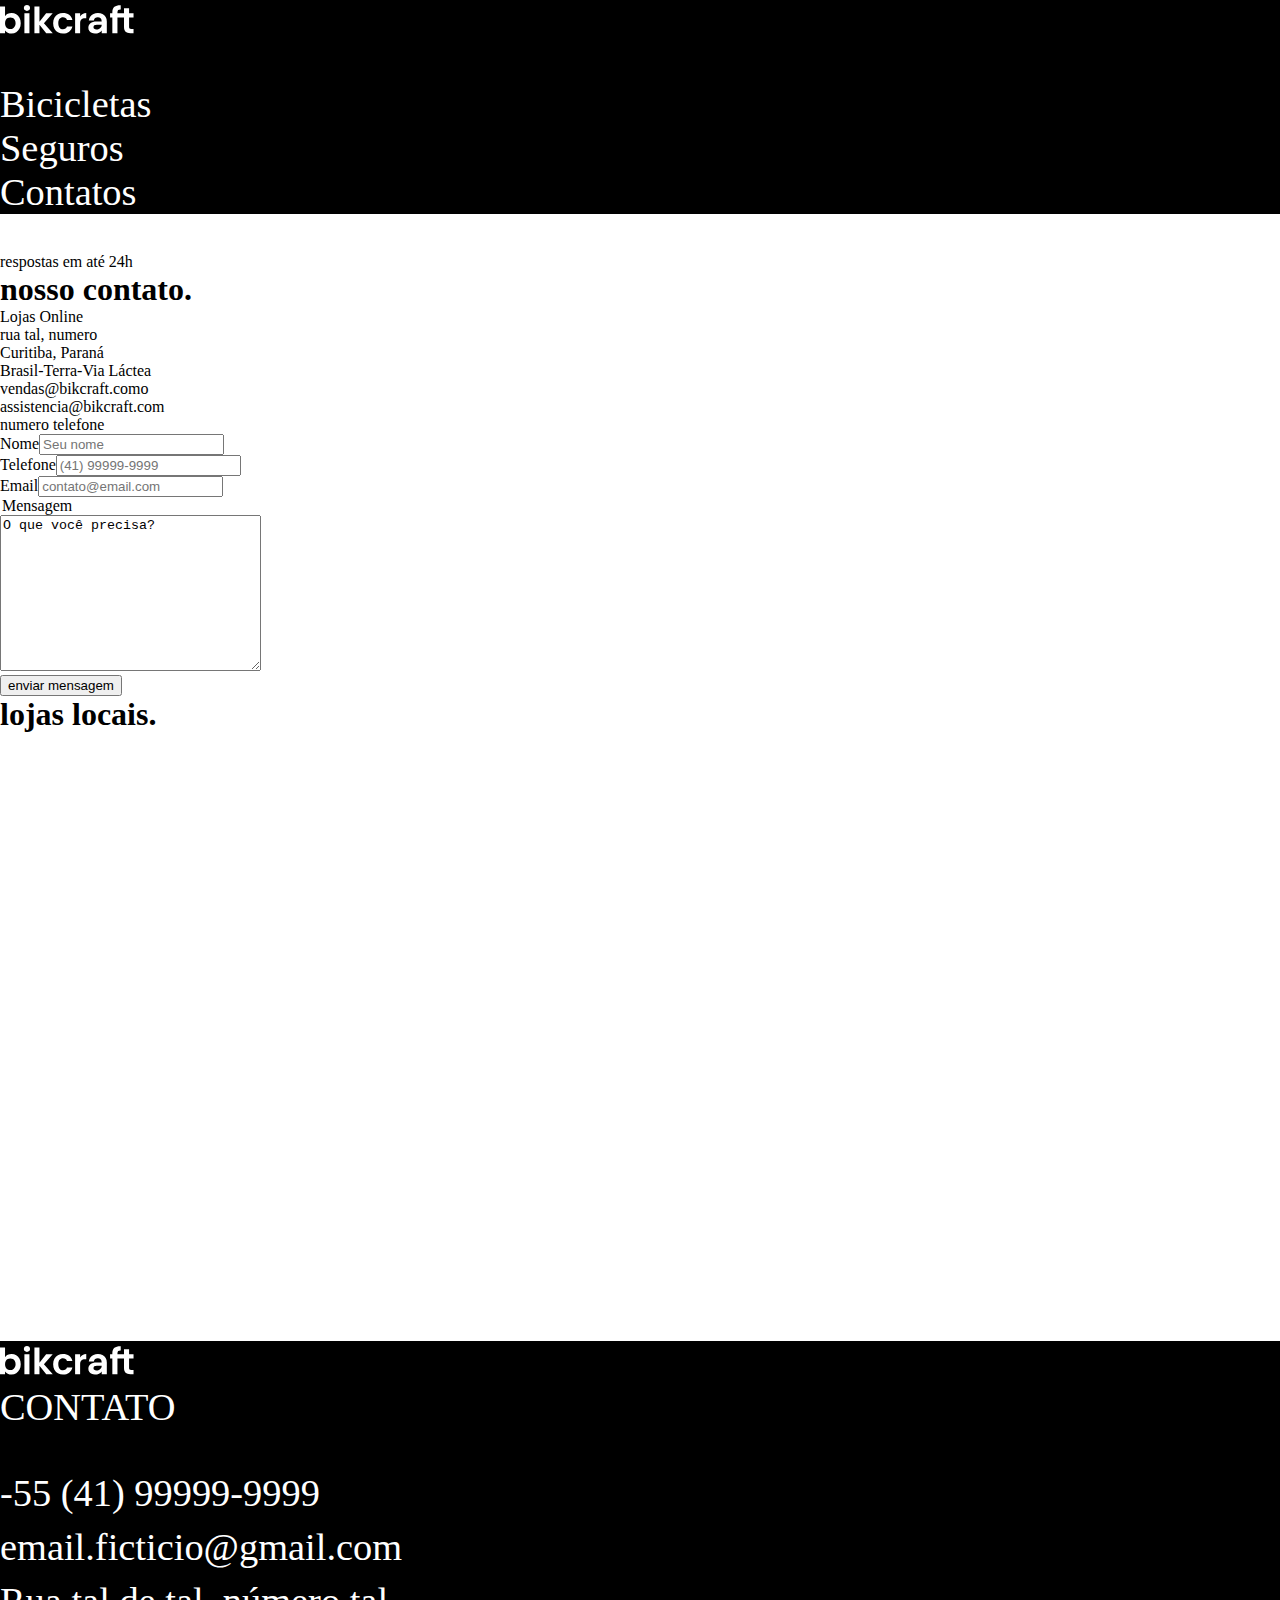
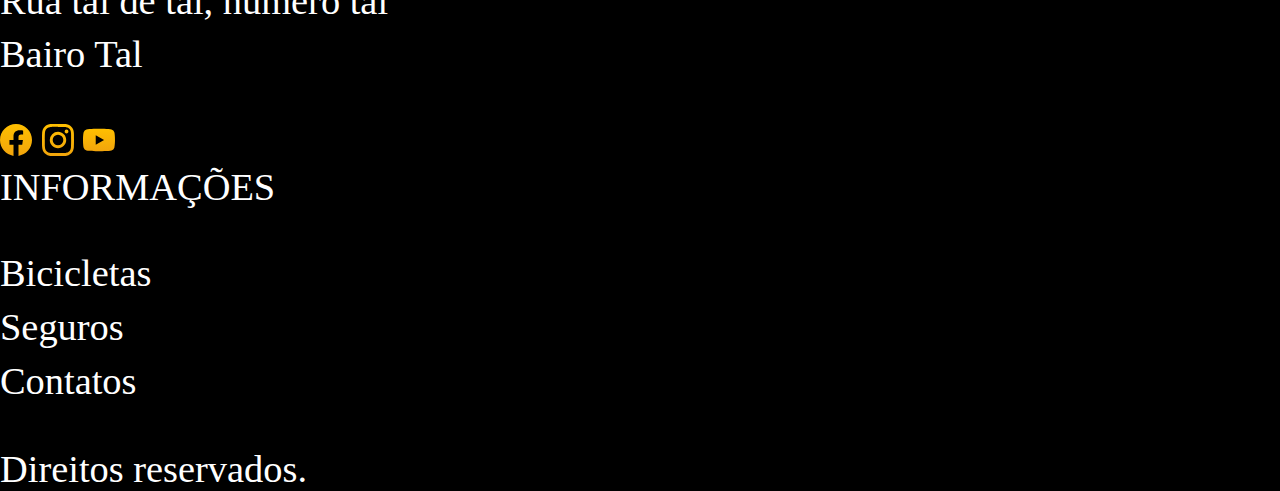
<file: contato2.html>
<!DOCTYPE html>
<html lang="pt-br">

<head>
  <meta charset="UTF-8">
  <meta name="viewport" content="width=device-width, initial-scale=1.0">
  <title>Bikcraft</title>
  <link rel="stylesheet" href="styles.css/styles.css">
</head>

<body>
  <header class="flex jc-sb aln-ct wrap bg-blk fnt-l clr-wht pad-1rem">
    <a href="index.html"><img src="img/bikcraft.svg" alt=""></a>
    <nav>
      <ul class="flex jc-sb wrap gap-1rem mar-1rem">
        <li><a class="clr-inh" href="bicicletas.html">Bicicletas</a></li>
        <li><a class="clr-inh" href="seguros.html">Seguros</a></li>
        <li><a class="clr-inh" href="contato.html">Contatos</a></li>
      </ul>
    </nav>
  </header>

  <!-- formulario vazado. por form dentro da div com fundo bicolor -->
  <main class="bg-002">
    <div class="mg-01">
      <!-- uppercase -->
      <span class="up txt-l">respostas em até 24h</span>
      <!-- ponto amarelo -->
      <h1 class="mg-00 txt-lg txt-l">nosso contato<span class="ylw">.</span></h1>
      <!-- duas colunas, info na primeira, form na segunda -->
      <div class="gd-01 txt-l bg-01">
        <div>
          <span>Lojas Online</span>
          <!-- duas colunas, icones na primeira, texto na segunda -->
          <div class="gd-01">
            <div>

            </div>
            <div>
              <p>rua tal, numero <br>
                Curitiba, Paraná <br>
                Brasil-Terra-Via Láctea</p>
              <p>vendas@bikcraft.como <br>
                assistencia@bikcraft.com</p>
              <p>numero telefone</p>
            </div>
          </div>
          <!-- icones redes sociais -->
        </div>
        <div class="bg-04 txt-d">
          <form action="">
            <div class="flex-2">
              <label for="nome">Nome<input id="nome" name="nome" type="text" placeholder="Seu nome"></label><br>
            </div>
            <div class="flex-2">
              <label for="telefone">Telefone<input id="telefone" name="telefone" type="number" placeholder="(41) 99999-9999"></label><br>
            </div>
            <div class="flex-2">
              <label for="email">Email<input id="email" name="email" type="email" placeholder="contato@email.com"></label><br>
            </div>

            <legend>Mensagem</legend>
            <textarea name="mensagem" id="mensagem" cols="30" rows="10">O que você precisa?</textarea><br>
            <!-- link estilo botao, uppercase -->
            <input class="bt-00 up" type="submit" value="enviar mensagem">
          </form>
        </div>
      </div>
    </div>
  </main>

  <section>
    <!-- ponto amarelo -->
    <h1 class="mg-00 txt-lg">lojas locais<span class="ylw">.</span></h1>
    <!-- colocar duas localizações google maps embutidas, uma em cada coluna -->
    <div class="flex-2 mg-00">
      <div>
        <iframe src="https://www.google.com/maps/embed?pb=!1m14!1m12!1m3!1d1071.0507836820063!2d-49.22527359421629!3d-25.45260031880138!2m3!1f0!2f0!3f0!3m2!1i1024!2i768!4f13.1!5e0!3m2!1spt-BR!2sbr!4v1709255598755!5m2!1spt-BR!2sbr" width="400" height="300" style="border:0;" allowfullscreen="" loading="lazy" referrerpolicy="no-referrer-when-downgrade"></iframe>
      </div>
      <div>
        <iframe src="https://www.google.com/maps/embed?pb=!1m14!1m12!1m3!1d2142.1115716112977!2d-49.213107893898766!3d-25.45203810615578!2m3!1f0!2f0!3f0!3m2!1i1024!2i768!4f13.1!5e0!3m2!1spt-BR!2sbr!4v1709255715376!5m2!1spt-BR!2sbr" width="400" height="300" style="border:0;" allowfullscreen="" loading="lazy" referrerpolicy="no-referrer-when-downgrade"></iframe>
      </div>
    </div>
  </section>

  <footer class="bg-blk fnt-l pad-1rem clr-wht">
    <section class="flex jc-sb wrap gap-1rem">
      <a href=" index.html"><img src="img/bikcraft.svg" alt=""></a>
      <div>
        <span class="up-cs">contato</span>
        <ul class="ln-hgt">
          <li>-55 (41) 99999-9999</li>
          <li>email.ficticio@gmail.com</li>
          <div class="line mar-1rem-vt"></div>
          <li>Rua tal de tal, número tal<br>Bairo Tal</li>
        </ul>
        <div class="flex gap-1rem">
          <a href=""><img src="img/redes/facebook-p.svg" alt=""></a>
          <a href=""><img src="img/redes/instagram-p.svg" alt=""></a>
          <a href=""><img src="img/redes/youtube-p.svg" alt=""></a>
        </div>
      </div>
      <nav>
        <span class="up-cs">informações</span>
        <ul class="ln-hgt">
          <li><a class="clr-inh" href="bicicletas.html">Bicicletas</a></li>
          <li><a class="clr-inh" href="seguros.html">Seguros</a></li>
          <li><a class="clr-inh" href="contato.html">Contatos</a></li>
        </ul>
      </nav>
    </section>
    <p><a class="clr-inh" href="termos.html">Direitos reservados.</a></p>
  </footer>

</body>

</html>
</file>
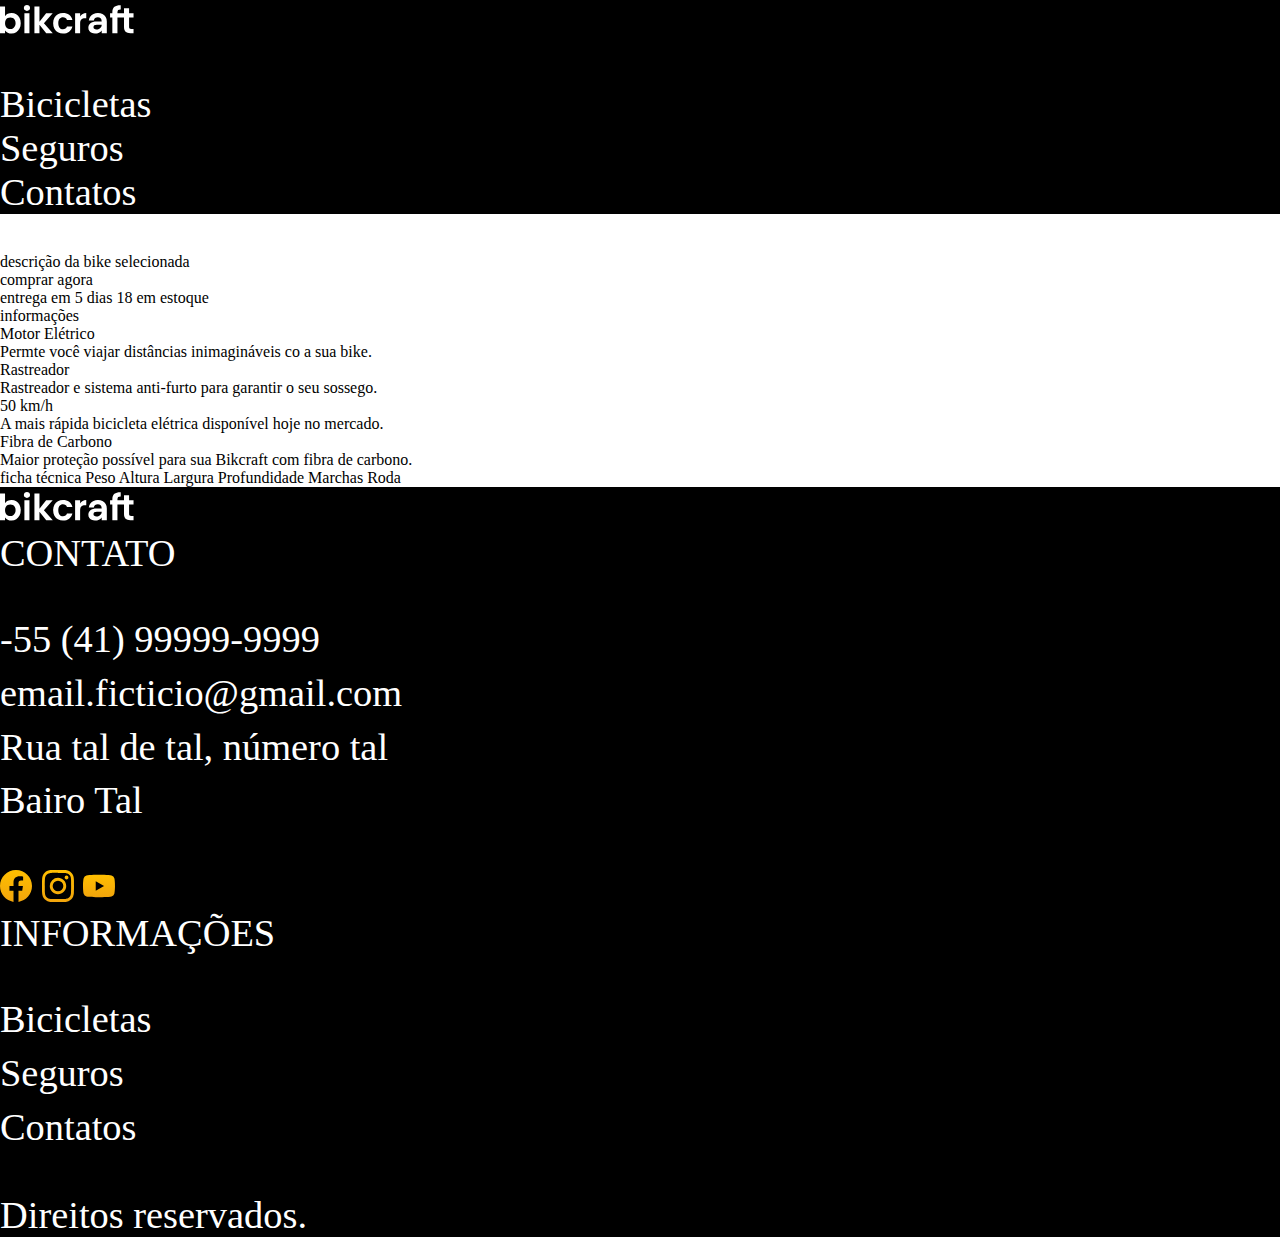
<file: espec2.html>
<!DOCTYPE html>
<html lang="pt-br">

<head>
  <meta charset="UTF-8">
  <meta name="viewport" content="width=device-width, initial-scale=1.0">
  <title>Bikcraft</title>
  <link rel="stylesheet" href="styles.css/styles.css">
</head>



<body>
  <header class="flex jc-sb aln-ct wrap bg-blk fnt-l clr-wht pad-1rem">
    <a href="index.html"><img src="img/bikcraft.svg" alt=""></a>
    <nav>
      <ul class="flex jc-sb wrap gap-1rem mar-1rem">
        <li><a class="clr-inh" href="bicicletas.html">Bicicletas</a></li>
        <li><a class="clr-inh" href="seguros.html">Seguros</a></li>
        <li><a class="clr-inh" href="contato.html">Contatos</a></li>
      </ul>
    </nav>
  </header>

  <!-- ficha técnica de cada bicicleta, mostra apenas a selecionada. mudar seleção pela foto. talvez com :selected -->
  <main>
    <!-- preço -->
    <span></span>
    <!-- nome da bike -->
    <h1></h1>
    <!-- fotos na primeira coluna, info na segunda -->
    <div>
      <div>
        <p>descrição da bike selecionada</p>
        <!-- duas colunas, bota primeira, prazo stock na segunda -->
        <div>
          <!-- link estilo botao, uppercase -->
          <div>
            <a class="bt-00 up" href="orcamento.html">comprar agora</a>
          </div>
          <div>
            <!-- com icones -->
            <span>entrega em 5 dias</span>
            <span> 18 em estoque</span>
          </div>
        </div>
      </div>
      <!-- duas colunas, 2 elementos em cada -->
      <div>
        <!-- uppercase -->
        <span class="up">informações</span>
        <!-- icone, sub-titulo, texto -->
        <div>
          <span>Motor Elétrico</span>
          <p>Permte você viajar distâncias inimagináveis co a sua bike.</p>
        </div>
        <!-- icone, sub-titulo, texto -->
        <div>
          <span>Rastreador</span>
          <p>Rastreador e sistema anti-furto para garantir o seu sossego.</p>
        </div>
        <!-- icone, sub-titulo, texto -->
        <div>
          <span>50 km/h</span>
          <p>A mais rápida bicicleta elétrica disponível hoje no mercado.</p>
        </div>
        <!-- icone, sub-titulo, texto -->
        <div>
          <span>Fibra de Carbono</span>
          <p>Maior proteção possível para sua Bikcraft com fibra de carbono.</p>
        </div>
      </div>
      <div>
        <!-- uppercase -->
        <span class="up">ficha técnica</span>
        <!-- stat de cada bike, detalhe entre as linhas -->
        <span class="igual">Peso</span><span></span>
        <span class="igual">Altura</span><span></span>
        <span class="igual">Largura</span><span></span>
        <span class="igual">Profundidade </span><span></span>
        <span class="igual">Marchas</span><span></span>
        <span class="igual">Roda</span><span></span>
      </div>
    </div>
  </main>


  <!-- anuncio seguro. duas colunas, foto vazada na primeira, texto e link na segunda. palavra 'seguro' e ponto amarelos. detalhe citação -->
  <section>

  </section>

  <footer class="bg-blk fnt-l pad-1rem clr-wht">
    <section class="flex jc-sb wrap gap-1rem">
      <a href=" index.html"><img src="img/bikcraft.svg" alt=""></a>
      <div>
        <span class="up-cs">contato</span>
        <ul class="ln-hgt">
          <li>-55 (41) 99999-9999</li>
          <li>email.ficticio@gmail.com</li>
          <div class="line mar-1rem-vt"></div>
          <li>Rua tal de tal, número tal<br>Bairo Tal</li>
        </ul>
        <div class="flex gap-1rem">
          <a href=""><img src="img/redes/facebook-p.svg" alt=""></a>
          <a href=""><img src="img/redes/instagram-p.svg" alt=""></a>
          <a href=""><img src="img/redes/youtube-p.svg" alt=""></a>
        </div>
      </div>
      <nav>
        <span class="up-cs">informações</span>
        <ul class="ln-hgt">
          <li><a class="clr-inh" href="bicicletas.html">Bicicletas</a></li>
          <li><a class="clr-inh" href="seguros.html">Seguros</a></li>
          <li><a class="clr-inh" href="contato.html">Contatos</a></li>
        </ul>
      </nav>
    </section>
    <p><a class="clr-inh" href="termos.html">Direitos reservados.</a></p>
  </footer>

</body>

</html>
</file>
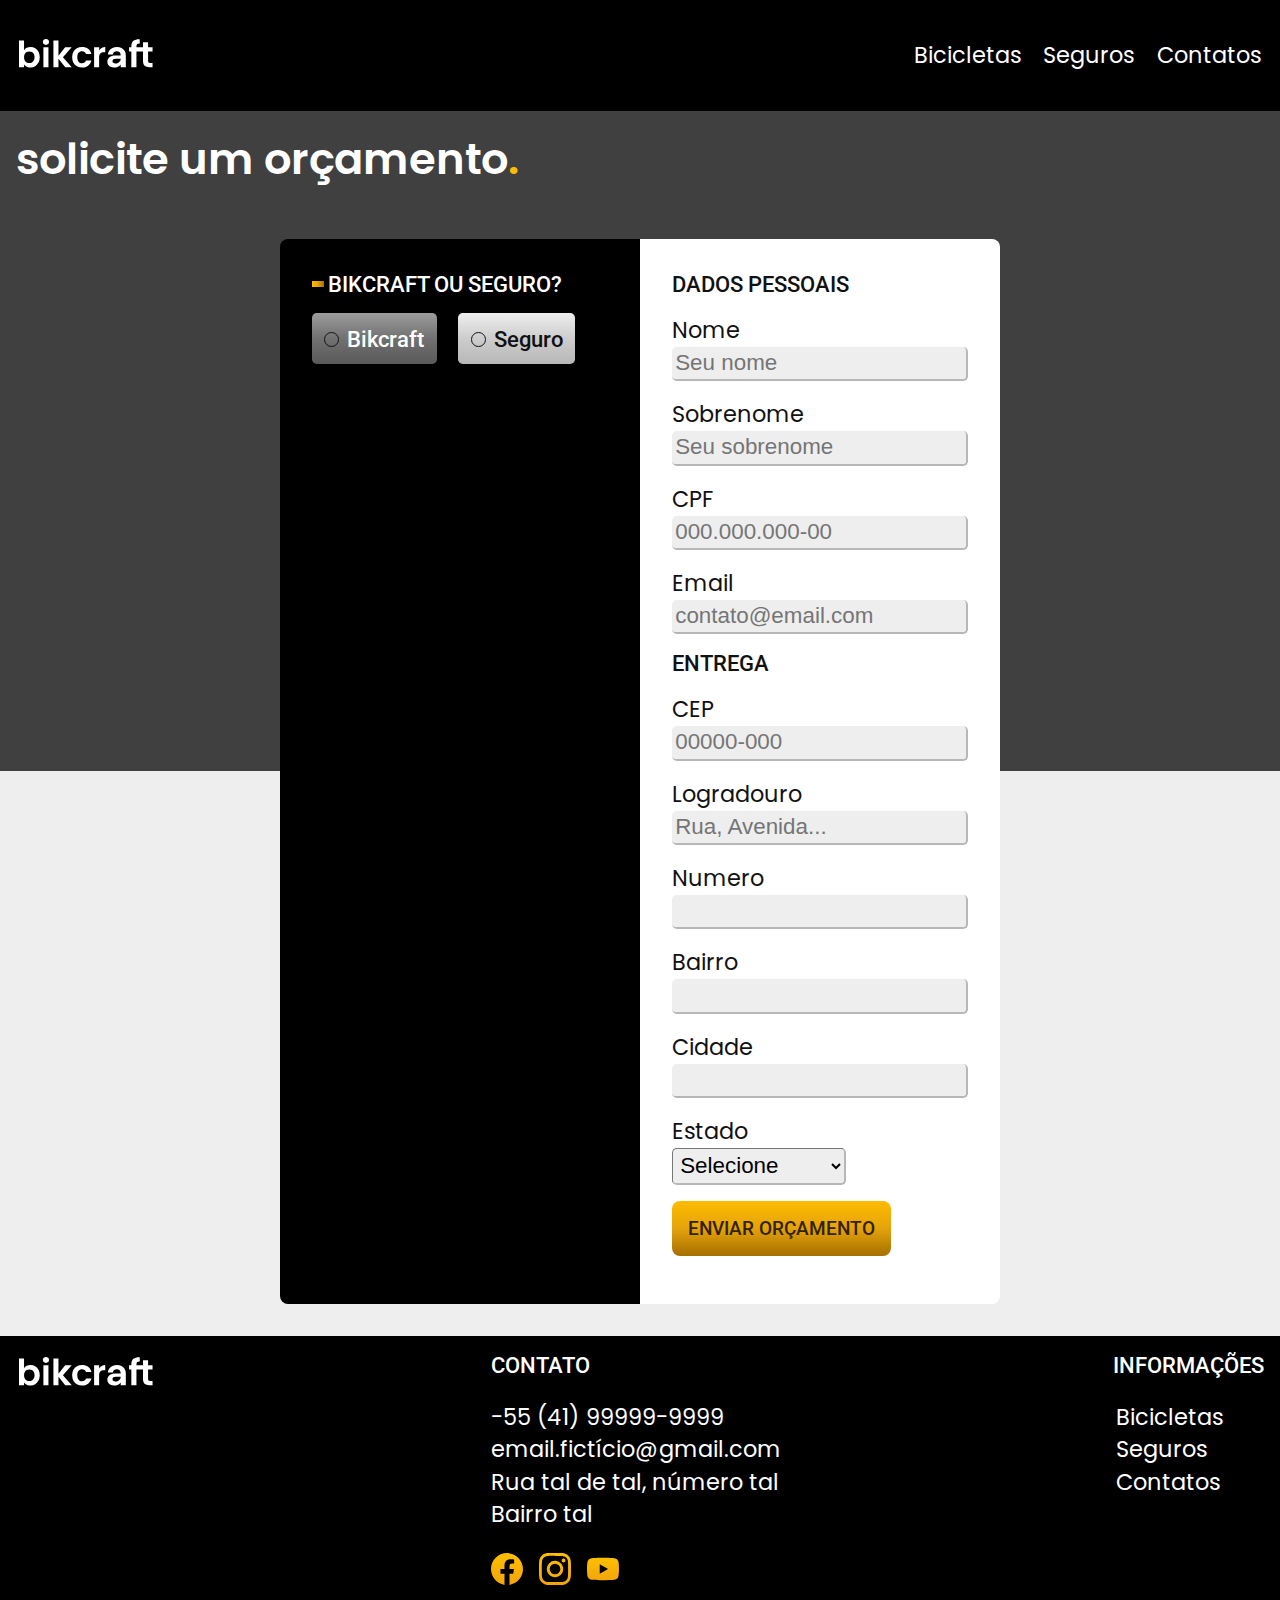
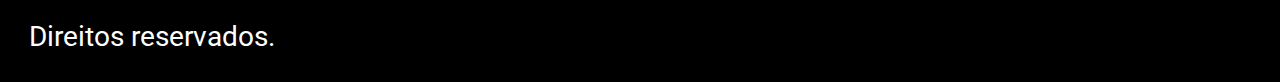
<file: orcamento.html>
<!DOCTYPE html>
<html lang="pt-br">

<head>
  <meta charset="UTF-8">
  <meta name="viewport" content="width=device-width, initial-scale=1.0">
  <meta name="description" content="Orçamento Bikcraft.">
  <title>Bikcraft - Orçamento</title>
  <link rel="preload" href="./styles/styles.min.css" as="style">
  <link rel="shortcut icon" href="./favicon.svg" type="image/svg+xml">
  <link rel="stylesheet" href="./styles/styles.min.css">
  <link rel="preconnect" href="https://fonts.googleapis.com">
  <link rel="preconnect" href="https://fonts.gstatic.com" crossorigin>
  <link href="https://fonts.googleapis.com/css2?family=Poppins:wght@400;600&family=Roboto:wght@400;500&display=swap" rel="stylesheet">

  <script>document.documentElement.classList.add("js");</script>
</head>

<body>
  <header class="flx jc-sb al-it wrap bg-blk clr-wht pad-1">
    <div>
      <a class="hov-2 pad-02 brd-05 blc" href="index.html"><img src="img/bikcraft.svg" alt=""></a>
    </div>
    <nav>
      <ul class="flx jc-sb wrap gap-1 fnt-sm pop-r">
        <li><a class="hov-2 pad-02 brd-05" href="bicicletas.html">Bicicletas</a></li>
        <li><a class="hov-2 pad-02 brd-05" href="seguros.html">Seguros</a></li>
        <li><a class="hov-2 pad-02 brd-05" href="contato.html">Contatos</a></li>
      </ul>
    </nav>
  </header>

  <section class="bg-gry pad-1">
    <h1 class="fnt-ll clr-wht pop-sb">solicite um orçamento<span class="clr-ylw">.</span></h1>
  </section>

  <main class="bg-gw pad-2 fnt-sm grd jc-ct">
    <div class="grd-2-c pop-r">
      <div id="orcamento-1" class="bg-blk pad-2 brd-05-1 clr-wht rob-m">
        <span class="flx up-cs mk-1 al-it mar-1bt">bikcraft ou seguro?</span>

        <input class="i-hide" type="radio" id="bik" name="tipo" value="bike">
        <label class="il-blc pad-08 bg-slv brd-03 hov-slv" for="bik">Bikcraft</label>

        <input class="i-hide" type="radio" id="seguro" name="tipo" value="seguro">
        <label class="il-blc pad-08 bg-wht-2 brd-03 clr-dgr mar-1lt hov-wht" for="seguro">Seguro</label>

        <div id="orc-bik">
          <span class="flx up-cs mk-1 al-it mar-1tp">escolha a sua:</span>
          <input class="i-hide" type="radio" id="magic" name="produto" value="magic">
          <label class="grd clm-1 al-it pad-08 mar-1vt bg-slv brd-03 hov-slv" for="magic">Magic <span class="up-cs rob-m">r$ 2499</span></label>

          <div id="magic-show" class="bg-wht mar-1tp pad-05 brd-05">
            <div class="il-blc">
              <ul class="fnt-ss rob-m clr-dgr">
                <li class="flx gap-03 al-it"><img src="img/icones/eletrica.svg" alt="" height="16" width="16"> Motor elétrico</li>
                <li class="flx gap-03 al-it"><img src="img/icones/carbono.svg" alt="" height="16" width="16"> Fibra de Carbono</li>
                <li class="flx gap-03 al-it"><img src="img/icones/velocidade.svg" alt="" height="16" width="16"> 50 km/h</li>
                <li class="flx gap-03 al-it"><img src="img/icones/rastreador.svg" alt="" height="16" width="16"> Rastreador</li>
              </ul>
            </div>
            <div class="il-blc">
              <img class="blc" src="/img/bicicletas/magic.jpg" alt="" width="108" height="72">
            </div>
          </div>

          <input class="i-hide" type="radio" id="nebula" name="produto" value="nebula">
          <label class="grd clm-1 al-it pad-08 mar-1vt bg-slv brd-03 hov-slv" for="nebula">Nebula <span class="up-cs rob-m">r$ 3999</span></label>

          <div id="nebula-show" class="bg-wht mar-1tp pad-05 brd-05">
            <div class="il-blc">
              <ul class="fnt-ss rob-m clr-dgr" class="bg-wht mar-1tp pad-05 brd-05">
                <li class="flx gap-03 al-it"><img src="img/icones/eletrica.svg" alt="" height="16" width="16"> Motor elétrico</li>
                <li class="flx gap-03 al-it"><img src="img/icones/carbono.svg" alt="" height="16" width="16"> Fibra de Carbono</li>
                <li class="flx gap-03 al-it"><img src="img/icones/velocidade.svg" alt="" height="16" width="16"> 50 km/h</li>
                <li class="flx gap-03 al-it"><img src="img/icones/rastreador.svg" alt="" height="16" width="16"> Rastreador</li>
              </ul>
            </div>
            <div class="il-blc">
              <img class="blc" src="/img/bicicletas/nebula.jpg" alt="" width="108" height="72">
            </div>
          </div>

          <input class="i-hide" type="radio" id="nimbus" name="produto" value="nimbus">
          <label class="grd clm-1 al-it pad-08 mar-1vt bg-slv brd-03 hov-slv" for="nimbus">Nimbus <span class="up-cs rob-m">r$ 4999</span></label>

          <div id="nimbus-show" class="bg-wht mar-1tp pad-05 brd-05">
            <div class="il-blc">
              <ul class="fnt-ss rob-m clr-dgr">
                <li class="flx gap-03 al-it"><img src="img/icones/eletrica.svg" alt="" height="16" width="16"> Motor elétrico</li>
                <li class="flx gap-03 al-it"><img src="img/icones/carbono.svg" alt="" height="16" width="16"> Fibra de Carbono</li>
                <li class="flx gap-03 al-it"><img src="img/icones/velocidade.svg" alt="" height="16" width="16"> 50 km/h</li>
                <li class="flx gap-03 al-it"><img src="img/icones/rastreador.svg" alt="" height="16" width="16"> Rastreador</li>
              </ul>
            </div>
            <div class="il-blc">
              <img class="blc" src="/img/bicicletas/nimbus.jpg" alt="" width="108" height="72">
            </div>
          </div>

        </div>

        <div id="orc-seg">
          <span class="flx up-cs mk-1 al-it mar-1vt">escolha o plano:</span>
          <input class="i-hide" type="radio" id="prata" name="produto" value="prata">
          <label class="grd clm-1 al-it pad-08 mar-1vt bg-slv brd-03 clr-dgr hov-slv" for="prata">Prata <span class="up-cs rob-m">r$ 199</span></label>

          <div id="prata-show" class="mar-1tp brd-05">
            <ul class="bg-gry pad-3 il-blc clr-wht mark pop-r fnt-ss brd-05">
              <li><span>Duas trocas por ano</span></li>
              <li><span>Assistência técnica</span></li>
              <li><span>Suporte das 08h às 18h</span></li>
              <li><span>Cobertura estadual</span></li>
            </ul>
          </div>

          <input class="i-hide" type="radio" id="ouro" name="produto" value="ouro">
          <label class="grd clm-1 al-it pad-08 mar-1vt bg-ylw-2 brd-03 clr-dyl hov" for="ouro">Ouro <span class="blc up-cs rob-m max">r$ 299</span></label>

          <div id="ouro-show">
            <ul class="bg-gry pad-3 il-blc clr-wht mark pop-r fnt-ss brd-05">
              <li><span>Cinco trocas por ano</span></li>
              <li><span>Assistência especial</span></li>
              <li><span>Suporte 24h</span></li>
              <li><span>Cobertura nacional</span></li>
              <li><span>Desconto em parceiros</span></li>
              <li><span>Acesso ao Clube Bikcraft</span></li>
            </ul>
          </div>

        </div>

      </div>
      <div class="bg-wht pad-2 brd-05-2 clr-dgr bs">
        <form action="">
          <span class="blc up-cs rob-m clm-ac">dados pessoais</span>
          <div class="blc mar-1tp">
            <label class="blc" for="nome">Nome<input class="blc bg-gry-2 fnt-sm brd-03 brd-lgr pad-02" id="nome" name="nome" type="text" placeholder="Seu nome"></label>
          </div>
          <div class="blc mar-1tp">
            <label class="blc" for="sobrenome">Sobrenome<input class="blc bg-gry-2 fnt-sm brd-03 brd-lgr pad-02" id="sobrenome" name="sobrenome" type="text" placeholder="Seu sobrenome"></label>
          </div>
          <div class="blc mar-1tp">
            <label class="blc" for="cpf">CPF<input class="blc bg-gry-2 fnt-sm brd-03 brd-lgr pad-02" id="cpf" name="cpf" type="number" placeholder="000.000.000-00"></label>
          </div>
          <div class="blc mar-1tp">
            <label class="blc" for="email">Email<input class="blc bg-gry-2 fnt-sm brd-03 brd-lgr pad-02" id="email" name="email" type="email" placeholder="contato@email.com"></label>
          </div>
          <span class="blc up-cs rob-m mar-1tp">entrega</span>
          <div class="blc mar-1vt">
            <label class="blc mar-1tp" for="cep">CEP<input class="blc bg-gry-2 fnt-sm brd-03 brd-lgr pad-02" id="cep" name="cep" type="number" placeholder="00000-000"></label>
          </div>
          <div class="blc mar-1vt">
            <label class="blc mar-1tp" for="logradouro">Logradouro<input class="blc bg-gry-2 fnt-sm brd-03 brd-lgr pad-02" id="logradouro" name="logradouro" type="text" placeholder="Rua, Avenida..."></label>
          </div>
          <div class="blc mar-1vt">
            <label class="blc mar-1tp" for="numero">Numero<input class="blc bg-gry-2 fnt-sm brd-03 brd-lgr pad-02" id="numero" name="numero" type="text" placeholder=""></label>
          </div>
          <div class="blc mar-1vt">
            <label class="blc mar-1tp" for="bairro">Bairro<input class="blc bg-gry-2 fnt-sm brd-03 brd-lgr pad-02" id="bairro" name="bairro" type="text" placeholder=""></label>
          </div>
          <div class="blc mar-1vt">
            <label class="blc mar-1tp" for="cidade">Cidade<input class="blc bg-gry-2 fnt-sm brd-03 brd-lgr pad-02" id="cidade" name="cidade" type="text" placeholder=""></label>
          </div>
          <div class="blc mar-1vt">
            <label class="blc mar-1tp" for="estado">Estado
              <select name="estado" id="estado" class="blc bg-gry-2 fnt-sm brd-03 brd-lgr pad-02">
                <option value="0">Selecione</option>
                <option value="1">Paraná</option>
                <option value="2">São Paulo</option>
                <option value="3">Rio de Janeiro</option>
              </select>
            </label>
          </div>
          <input class="bg-ylw-2 blc brd-res brd-05 pad-1 clr-dyl fnt-s up-cs mar-1vt hov rob-m" type="submit" value="enviar orçamento">
        </form>
      </div>
    </div>
  </main>

  <footer class="bg-blk fnt-sm pad-1 clr-wht">
    <section class="flx jc-sb wrap gap-1">
      <div>
        <a class="hov-2 pad-02 brd-05 blc" href="index.html"><img src="img/bikcraft.svg" alt=""></a>
      </div>
      <div>
        <span class="up-cs rob-m">contato</span>
        <ul class="ln-hgt2 pop-r">
          <li>-55 (41) 99999-9999</li>
          <li> email.fictício@gmail.com</li>
          <li> Rua tal de tal, número tal</li>
          <li>Bairro tal</li>
        </ul>
        <div class="flx gap-1">
          <a href="https://pt-br.facebook.com/" target="_blank"><img id="fb" src="img/redes/facebook-p.svg" alt=""></a>
          <a href="https://www.instagram.com/accounts/login/" target="_blank"><img id="ig" src="img/redes/instagram-p.svg" alt=""></a>
          <a href="https://www.youtube.com/" target="_blank"><img id="yt" src="img/redes/youtube-p.svg" alt=""></a>
        </div>
      </div>
      <nav>
        <span class="up-cs rob-m">informações</span>
        <ul class="ln-hgt2 pop-r">
          <li><a class="hov-2 pad-02 brd-05" href="bicicletas.html">Bicicletas</a></li>
          <li><a class="hov-2 pad-02 brd-05" href="seguros.html">Seguros</a></li>
          <li><a class="hov-2 pad-02 brd-05" href="contato.html">Contatos</a></li>
        </ul>
      </nav>
    </section>
    <p class="mar-1tp fnt-m rob-r"><a class="hov-2 pad-08 brd-05 blc fit" href="termos.html">Direitos reservados.</a></p>
  </footer>

  <script src="./js/script.js"></script>
</body>

</html>
</file>
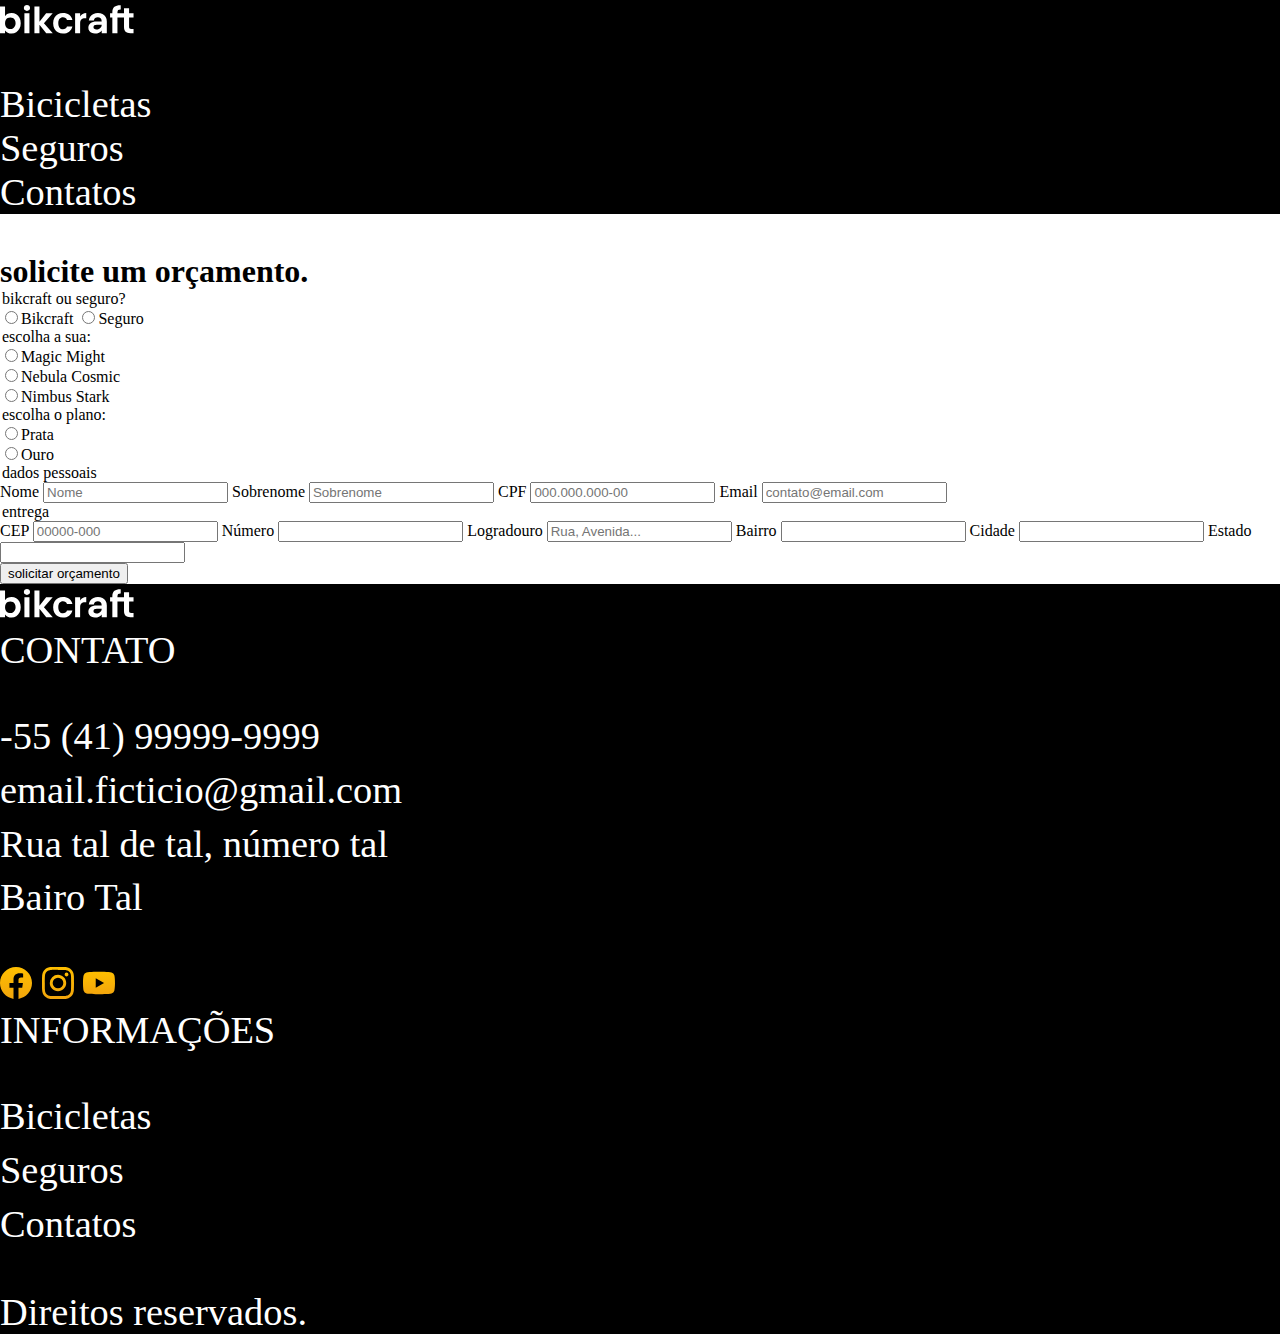
<file: orcamento2.html>
<!DOCTYPE html>
<html lang="pt-br">

<head>
  <meta charset="UTF-8">
  <meta name="viewport" content="width=device-width, initial-scale=1.0">
  <title>Bikcraft</title>
  <link rel="stylesheet" href="styles.css/styles.css">
</head>

<body>
  <header class="flex jc-sb aln-ct wrap bg-blk fnt-l clr-wht pad-1rem">
    <a href="index.html"><img src="img/bikcraft.svg" alt=""></a>
    <nav>
      <ul class="flex jc-sb wrap gap-1rem mar-1rem">
        <li><a class="clr-inh" href="bicicletas.html">Bicicletas</a></li>
        <li><a class="clr-inh" href="seguros.html">Seguros</a></li>
        <li><a class="clr-inh" href="contato.html">Contatos</a></li>
      </ul>
    </nav>
  </header>

  <main>
    <!-- duas colunas, seleção na primeira, info+entrega na segunda -->
    <div class="bg-002 pd-01">

      <!-- ponto amarelo -->
      <h1 class="txt-lg txt-l">solicite um orçamento<span class="ylw">.</span></h1>
      <form action="">
        <div class="gd-01 pd-01">
          <div class="bg-01 txt-l pd-01 bdr-lt">
            <!-- uppercase, detalhe amarelo -->
            <legend class="mg-1em mg-up mg-tp">bikcraft ou seguro?</legend>
            <div>
              <input name="bikseg" type="radio" value="1"><span class="bt-01">Bikcraft</span>
              <input name="bikseg" type="radio" value="2"><span class="bt-02">Seguro</span>
            </div>
            <div id="bik-opt">
              <!-- uppercase, detalhe amarelo -->
              <legend class="bike">escolha a sua:</legend>
              <input name="bik" class="bike" type="radio"><span class="bt-01">Magic Might</span><br>
              <input name="bik" class="bike" type="radio"><span class="bt-01">Nebula Cosmic</span><br>
              <input name="bik" class="bike" type="radio"><span class="bt-01">Nimbus Stark</span>
            </div>
            <div id="seg-opt">
              <!-- uppercase, detalhe amarelo -->
              <legend class="mg-00" class="plano">escolha o plano:</legend>
              <input name="seg" class="plano" type="radio"><span class="bt-01">Prata</span><br>
              <input name="seg" class="plano" type="radio"><span class="bt-01">Ouro</span>
            </div>
          </div>
          <div class="bg-04 pd-01 bdr-rt">
            <!-- upercase -->
            <legend class="mg-1em mg-up up">dados pessoais</legend>
            <div class="gd-01 pd-01">
              <label class="txt-b" for="nome">Nome <input class="txt-b" id="nome" name="nome" type="text" placeholder="Nome"></label>
              <label class="txt-b" for="sobrenome">Sobrenome <input class="txt-b" id="sobrenome" name="sobrenome" type="text" placeholder="Sobrenome"></label>
              <label class="txt-b" for="cpf"> CPF <input class="txt-b" id="cpf" name="cpf" type="number" placeholder="000.000.000-00"></label>
              <label class="txt-b" for="email">Email <input class="txt-b" id="email" name="email" type="email" placeholder="contato@email.com"></label>
            </div>
            <!-- upercase -->
            <legend class="mg-00 mg-1em up">entrega</legend>
            <div class="gd-01 pd-01">
              <label class="txt-b" for="cep">CEP <input class="txt-b" id="cep" name="cep" type="number" placeholder="00000-000"></label>
              <label class="txt-b" for="numero">Número <input class="txt-b" id="numero" name="numero" type="number" placeholder=""></label>
              <label class="txt-b" for="logradouro">Logradouro <input class="txt-b" id="logradouro" name="logradouro" type="text" placeholder="Rua, Avenida..."></label>
              <label class="txt-b" for="bairro">Bairro <input class="txt-b" id="bairro" name="bairro" type="text" placeholder=""></label>
              <label class="txt-b" for="cidade">Cidade <input class="txt-b" id="cidade" name="cidade" type="text" placeholder=""></label>
              <label class="txt-b" for="estado">Estado <input class="txt-b" id="estado" name="estado" type="text" placeholder=""></label>
              <!-- <select name="" id="">
                <option value="">Selecione</option>
              </select> -->
            </div>
            <input class="bt-00 up cl-2 mg-bt" type="submit" value="solicitar orçamento">
          </div>
          <!-- link estilo botao, uppercase -->

        </div>
      </form>

    </div>
  </main>

  <footer class="bg-blk fnt-l pad-1rem clr-wht">
    <section class="flex jc-sb wrap gap-1rem">
      <a href=" index.html"><img src="img/bikcraft.svg" alt=""></a>
      <div>
        <span class="up-cs">contato</span>
        <ul class="ln-hgt">
          <li>-55 (41) 99999-9999</li>
          <li>email.ficticio@gmail.com</li>
          <div class="line mar-1rem-vt"></div>
          <li>Rua tal de tal, número tal<br>Bairo Tal</li>
        </ul>
        <div class="flex gap-1rem">
          <a href=""><img src="img/redes/facebook-p.svg" alt=""></a>
          <a href=""><img src="img/redes/instagram-p.svg" alt=""></a>
          <a href=""><img src="img/redes/youtube-p.svg" alt=""></a>
        </div>
      </div>
      <nav>
        <span class="up-cs">informações</span>
        <ul class="ln-hgt">
          <li><a class="clr-inh" href="bicicletas.html">Bicicletas</a></li>
          <li><a class="clr-inh" href="seguros.html">Seguros</a></li>
          <li><a class="clr-inh" href="contato.html">Contatos</a></li>
        </ul>
      </nav>
    </section>
    <p><a class="clr-inh" href="termos.html">Direitos reservados.</a></p>
  </footer>

</body>

</html>
</file>
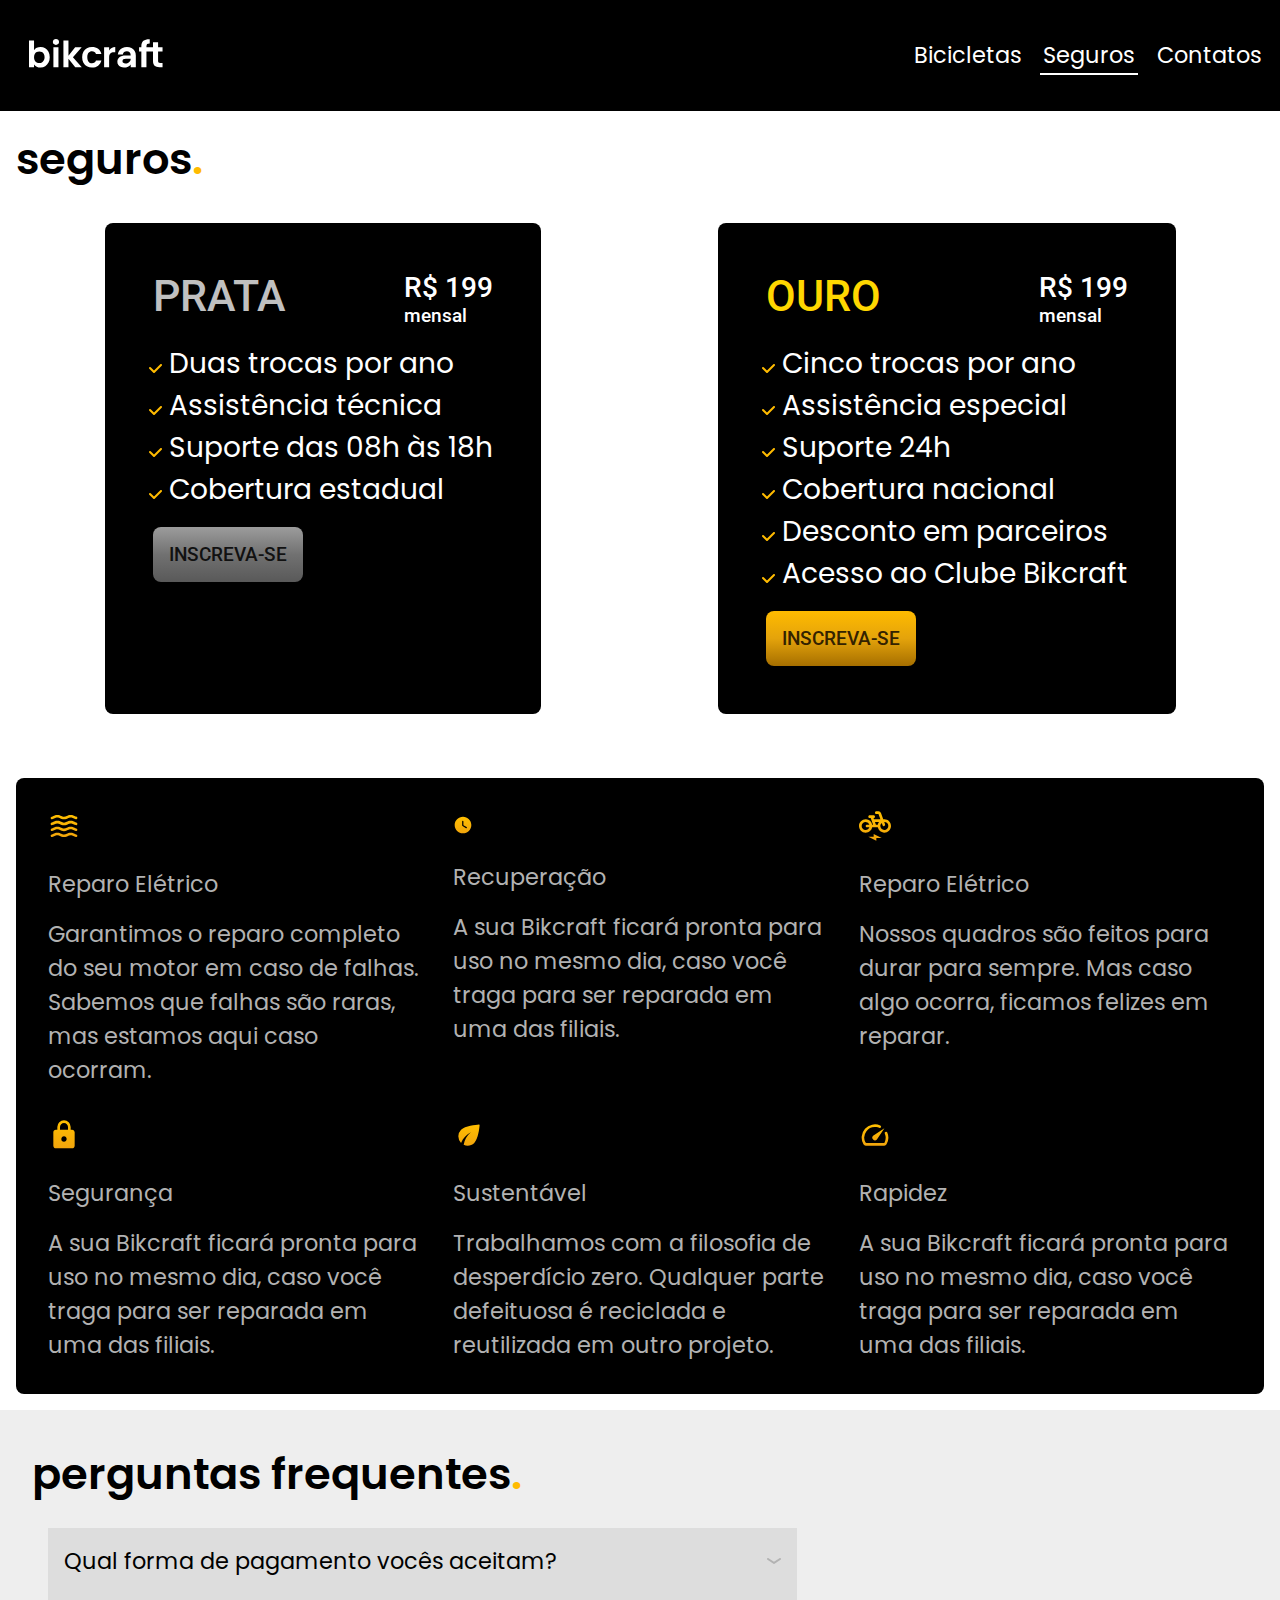
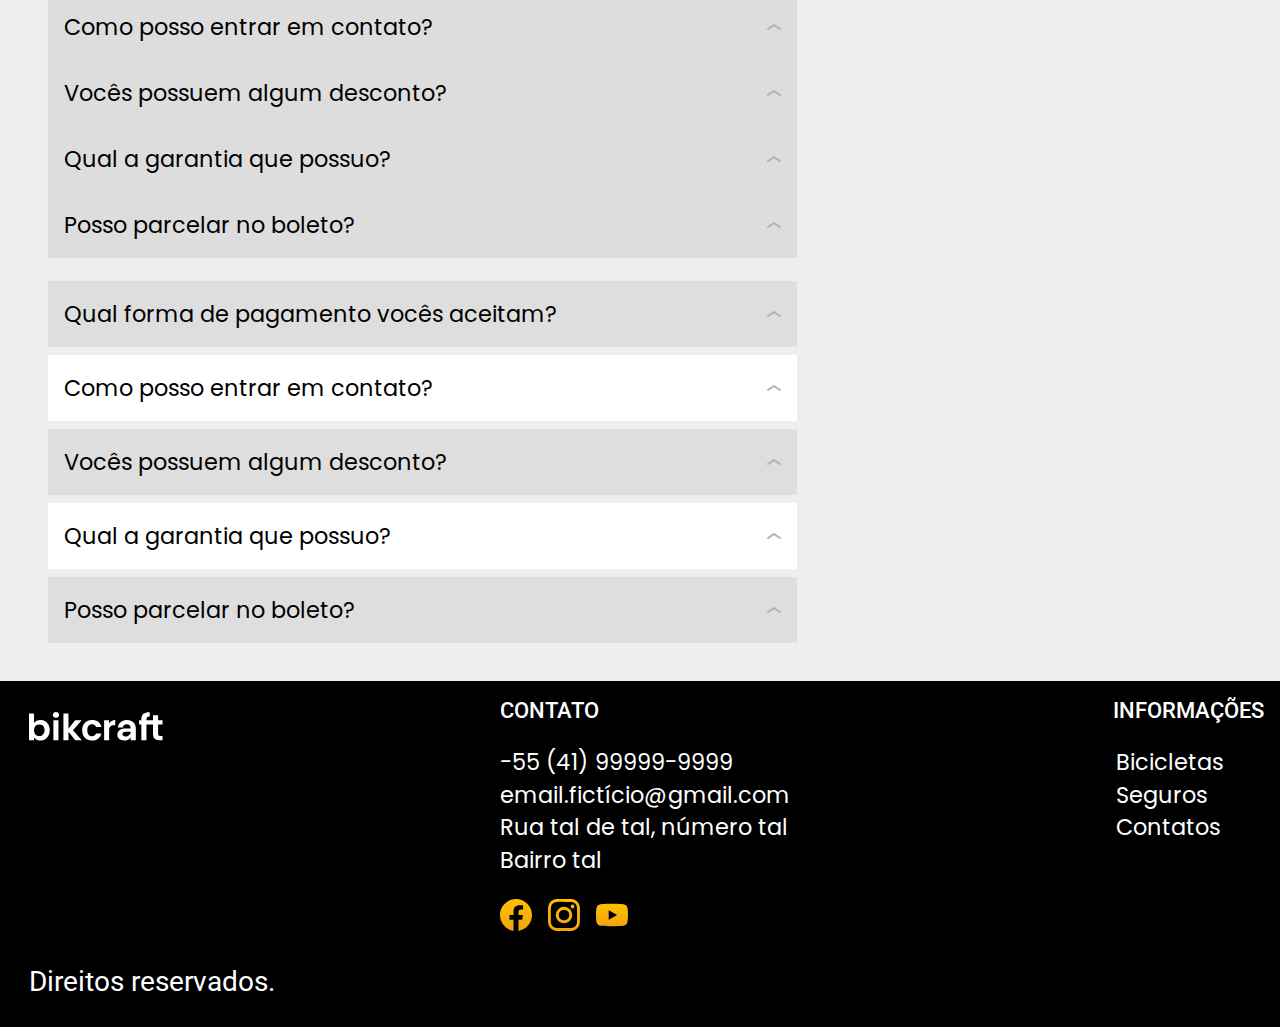
<file: seguros.html>
<!DOCTYPE html>
<html lang="pt-br">

<head>
  <meta charset="UTF-8">
  <meta name="viewport" content="width=device-width, initial-scale=1.0">
  <meta name="description" content="Planos de seguro Bikcraft.">
  <title>Bikcraft - Seguros</title>
  <link rel="preload" href="./styles/styles.min.css" as="style">
  <link rel="shortcut icon" href="./favicon.svg" type="image/svg+xml">
  <link rel="stylesheet" href="./styles/styles.min.css">
  <link rel="preconnect" href="https://fonts.googleapis.com">
  <link rel="preconnect" href="https://fonts.gstatic.com" crossorigin>
  <link href="https://fonts.googleapis.com/css2?family=Poppins:wght@400;600&family=Roboto:wght@400;500&display=swap" rel="stylesheet">

  <script>document.documentElement.classList.add("js");</script>
</head>

<body>
  <header class="flx jc-sb al-it wrap bg-blk clr-wht pad-1">
    <div>
      <a class="hov-2 pad-08 brd-05 blc" href="index.html"><img class="fadeInDown" src="img/bikcraft.svg" alt="" data-anime="0"></a>
    </div>
    <nav>
      <ul class="flx jc-sb wrap gap-1 pop-r fnt-sm">
        <li class="fadeInLeft" data-anime="0"><a class="pad-02 brd-05" href="bicicletas.html">Bicicletas</a></li>
        <li class="fadeInLeft" data-anime="100"><a class="pad-02 brd-05" href="seguros.html">Seguros</a></li>
        <li class="fadeInLeft" data-anime="200"><a class="pad-02 brd-05" href="contato.html">Contatos</a></li>
      </ul>
    </nav>
  </header>

  <article class="bg-wht pad-1">
    <h1 class="fnt-ll pop-sb fadeInDown" data-anime="50">seguros<span class="clr-ylw">.</span></h1>
    <div class="flx wrap jc-sa bg-wht mar-1vt">
      <div class="bg-blk pad-3 brd-05 mar-1vt fadeInLeft" data-anime="100">
        <div class="flx jc-sb rob-m">
          <p class="up-cs fnt-ll il-blc clr-slv">prata</p>
          <div class="il-blc clr-wht">
            <span class="up-cs fnt-m">r$ 199</span><span class="blc fnt-s">mensal</span>
          </div>
        </div>
        <ul class="clr-wht mar-1vt mar-1lt mark pop-r fnt-m">
          <li><span>Duas trocas por ano</span></li>
          <li><span>Assistência técnica</span></li>
          <li><span>Suporte das 08h às 18h</span></li>
          <li><span>Cobertura estadual</span></li>
        </ul>
        <a class="bg-slv il-blc brd-05 pad-1 clr-dgr fnt-s up-cs hov-slv rob-m" href="./orcamento.html?tipo=seguro&produto=prata">inscreva-se</a>
      </div>
      <div class="bg-blk pad-3 brd-05 mar-1vt fadeInLeft" data-anime="200">
        <div class="flx jc-sb rob-m">
          <p class="il-blc up-cs fnt-ll clr-gld">ouro</p>
          <div class="txt-ib clr-wht">
            <span class="blc up-cs fnt-m">r$ 199</span><span class="blc fnt-s">mensal</span>
          </div>
        </div>
        <ul class="clr-wht mar-1vt mar-1lt mark pop-r fnt-m">
          <li><span>Cinco trocas por ano</span></li>
          <li><span>Assistência especial</span></li>
          <li><span>Suporte 24h</span></li>
          <li><span>Cobertura nacional</span></li>
          <li><span>Desconto em parceiros</span></li>
          <li><span>Acesso ao Clube Bikcraft</span></li>
        </ul>
        <a class="bg-ylw-2 il-blc brd-05 pad-1 clr-dyl fnt-s up-cs hov rob-m" href="./orcamento.html?tipo=seguro&produto=ouro">inscreva-se</a>
      </div>
    </div>
  </article>

  <main class="grd-1 bg-blk mar-1 pad-1 clr-lgr brd-05 fnt-sm pop-r">
    <div class="pad-1">
      <img class="" src="img/icones/carbono.svg" alt=""><br>
      <span class="blc mar-1vt">Reparo Elétrico</span>
      <p class="">Garantimos o reparo completo do seu motor em caso de falhas. Sabemos que falhas são raras, mas estamos aqui caso ocorram.</p>
    </div>
    <div class="pad-1">
      <img class="" src="img/icones/horario.svg" alt=""><br>
      <span class="blc mar-1vt">Recuperação</span>
      <p class="">A sua Bikcraft ficará pronta para uso no mesmo dia, caso você traga para ser reparada em uma das filiais.</p>
    </div>
    <div class="pad-1">
      <img class="" src="img/icones/eletrica.svg" alt=""><br>
      <span class="blc mar-1vt">Reparo Elétrico</span>
      <p class="">Nossos quadros são feitos para durar para sempre. Mas caso algo ocorra, ficamos felizes em reparar.</p>
    </div>
    <div class="pad-1">
      <img class="" src="img/icones/seguro.svg" alt=""><br>
      <span class="blc mar-1vt">Segurança</span>
      <p class="">A sua Bikcraft ficará pronta para uso no mesmo dia, caso você traga para ser reparada em uma das filiais.</p>
    </div>
    <div class="pad-1">
      <img class="" src="img/icones/sustentavel.svg" alt=""><br>
      <span class="blc mar-1vt">Sustentável</span>
      <p class="">Trabalhamos com a filosofia de desperdício zero. Qualquer parte defeituosa é reciclada e reutilizada em outro projeto.</p>
    </div>
    <div class="pad-1">
      <img class="" src="img/icones/velocidade.svg" alt=""><br>
      <span class="blc mar-1vt">Rapidez</span>
      <p class="">A sua Bikcraft ficará pronta para uso no mesmo dia, caso você traga para ser reparada em uma das filiais.</p>
    </div>

  </main>

  <article class="bg-gry-2 mar-1tp pad-1">
    <h1 class="fnt-ll mar-1 pop-sb">perguntas frequentes<span class="clr-ylw">.</span></h1>
    <dl id="faq" class="mar-2lt fnt-sm sd-60 pop-r">
      <div>
        <dt>
          <button class="flx jc-sb al-it pad-1 inh" aria-controls="resp-1" aria-expanded="true">Qual forma de pagamento vocês aceitam? <img src="img/icones/seta-abrir.svg" alt="" height="6"></button>
        </dt>
        <dd id="resp-1" class="pad-1 mar-02vt wdt-45 il-blc">Resposta genérica totalmente não inventada apenas para que o texto ocupe um espaço consideravel, emulando uma resposta real e permitindo visualizar melhor a página.</dd>
      </div>
      <div>
        <dt>
          <button class="flx jc-sb al-it pad-1 inh" aria-controls="resp-2" aria-expanded="false">Como posso entrar em contato? <img src="img/icones/seta-abrir.svg" alt="" height="6"></button>
        </dt>
        <dd id="resp-2" class="pad-1 mar-02vt wdt-45 ">Resposta genérica totalmente não inventada apenas para que o texto ocupe um espaço consideravel, emulando uma resposta real e permitindo visualizar melhor a página.</dd>
      </div>
      <div>
        <dt>
          <button class="flx jc-sb al-it pad-1 inh" aria-controls="resp-3" aria-expanded="false">Vocês possuem algum desconto? <img src="img/icones/seta-abrir.svg" alt="" height="6"></button>
        </dt>
        <dd id="resp-3" class="pad-1 mar-02vt wdt-45 ">Resposta genérica totalmente não inventada apenas para que o texto ocupe um espaço consideravel, emulando uma resposta real e permitindo visualizar melhor a página.</dd>
      </div>
      <div>
        <dt>
          <button class="flx jc-sb al-it pad-1 inh" aria-controls="resp-4" aria-expanded="false">Qual a garantia que possuo? <img src="img/icones/seta-abrir.svg" alt="" height="6"></button>
        </dt>
        <dd id="resp-4" class="pad-1 mar-02vt wdt-45 ">Resposta genérica totalmente não inventada apenas para que o texto ocupe um espaço consideravel, emulando uma resposta real e permitindo visualizar melhor a página.</dd>
      </div>
      <div>
        <dt>
          <button class="flx jc-sb al-it pad-1 inh" aria-controls="resp-5" aria-expanded="false">Posso parcelar no boleto? <img src="img/icones/seta-abrir.svg" alt="" height="6"></button>
        </dt>
        <dd id="resp-5" class="pad-1 mar-02vt wdt-45 ">Resposta genérica totalmente não inventada apenas para que o texto ocupe um espaço consideravel, emulando uma resposta real e permitindo visualizar melhor a página.</dd>
      </div>
    </dl>
    <ul id="faq" class="mar-2lt fnt-sm sd-60 pop-r">
      <li>
        <details class="blc">
          <summary class="flx jc-sb al-it pad-1">Qual forma de pagamento vocês aceitam? <img src="img/icones/seta-abrir.svg" alt="" height="6"></summary>
          <p id="resp-1" class="pad-1 il-blc mar-02vt wdt-45">Resposta genérica totalmente não inventada apenas para que o texto ocupe um espaço consideravel, emulando uma resposta real e permitindo visualizar melhor a página.</p>
        </details>
      </li>
      <li>
        <details class="blc">
          <summary class="flx jc-sb al-it pad-1">Como posso entrar em contato? <img src="img/icones/seta-abrir.svg" alt="" height="6"></summary>
          <p id="resp-2" class="pad-1 il-blc mar-02vt wdt-45">Resposta genérica totalmente não inventada apenas para que o texto ocupe um espaço consideravel, emulando uma resposta real e permitindo visualizar melhor a página.</p>
        </details>
      </li>
      <li>
        <details class="blc">
          <summary class="flx jc-sb al-it pad-1">Vocês possuem algum desconto? <img src="img/icones/seta-abrir.svg" alt="" height="6"></summary>
          <p id="resp-3" class="pad-1 il-blc mar-02vt wdt-45">Resposta genérica totalmente não inventada apenas para que o texto ocupe um espaço consideravel, emulando uma resposta real e permitindo visualizar melhor a página.</p>
        </details>
      </li>
      <li>
        <details class="blc">
          <summary class="flx jc-sb al-it pad-1">Qual a garantia que possuo? <img src="img/icones/seta-abrir.svg" alt="" height="6"></summary>
          <p id="resp-4" class="pad-1 il-blc mar-02vt wdt-45">Resposta genérica totalmente não inventada apenas para que o texto ocupe um espaço consideravel, emulando uma resposta real e permitindo visualizar melhor a página.</p>
        </details>
      </li>
      <li>
        <details class="blc">
          <summary class="flx jc-sb al-it pad-1">Posso parcelar no boleto? <img src="img/icones/seta-abrir.svg" alt="" height="6"></summary>
          <p id="resp-5" class="pad-1 il-blc mar-02vt wdt-45">Resposta genérica totalmente não inventada apenas para que o texto ocupe um espaço consideravel, emulando uma resposta real e permitindo visualizar melhor a página.</p>
        </details>
      </li>
    </ul>
  </article>

  <footer class="bg-blk fnt-sm pad-1 clr-wht">
    <section class="flx jc-sb wrap gap-1">
      <div>
        <a class="hov-2 pad-08 brd-05 blc" href="index.html"><img src="img/bikcraft.svg" alt=""></a>
      </div>
      <div>
        <span class="up-cs rob-m">contato</span>
        <ul class="ln-hgt2 pop-r">
          <li>-55 (41) 99999-9999</li>
          <li> email.fictício@gmail.com</li>
          <li> Rua tal de tal, número tal</li>
          <li>Bairro tal</li>
        </ul>
        <div class="flx gap-1">
          <a href="https://pt-br.facebook.com/" target="_blank"><img id="fb" src="img/redes/facebook-p.svg" alt=""></a>
          <a href="https://www.instagram.com/accounts/login/" target="_blank"><img id="ig" src="img/redes/instagram-p.svg" alt=""></a>
          <a href="https://www.youtube.com/" target="_blank"><img id="yt" src="img/redes/youtube-p.svg" alt=""></a>
        </div>
      </div>
      <nav>
        <span class="up-cs rob-m">informações</span>
        <ul class="ln-hgt2 pop-r">
          <li><a class="hov-2 pad-02 brd-05" href="bicicletas.html">Bicicletas</a></li>
          <li><a class="hov-2 pad-02 brd-05" href="seguros.html">Seguros</a></li>
          <li><a class="hov-2 pad-02 brd-05" href="contato.html">Contatos</a></li>
        </ul>
      </nav>
    </section>
    <p class="mar-1tp fnt-m rob-r"><a class="hov-2 pad-08 brd-05 blc fit" href="termos.html">Direitos reservados.</a></p>
  </footer>

  <script src="./js/plugins/simple-anime.js"></script>
  <script src="./js/script.js"></script>
</body>

</html>
</file>
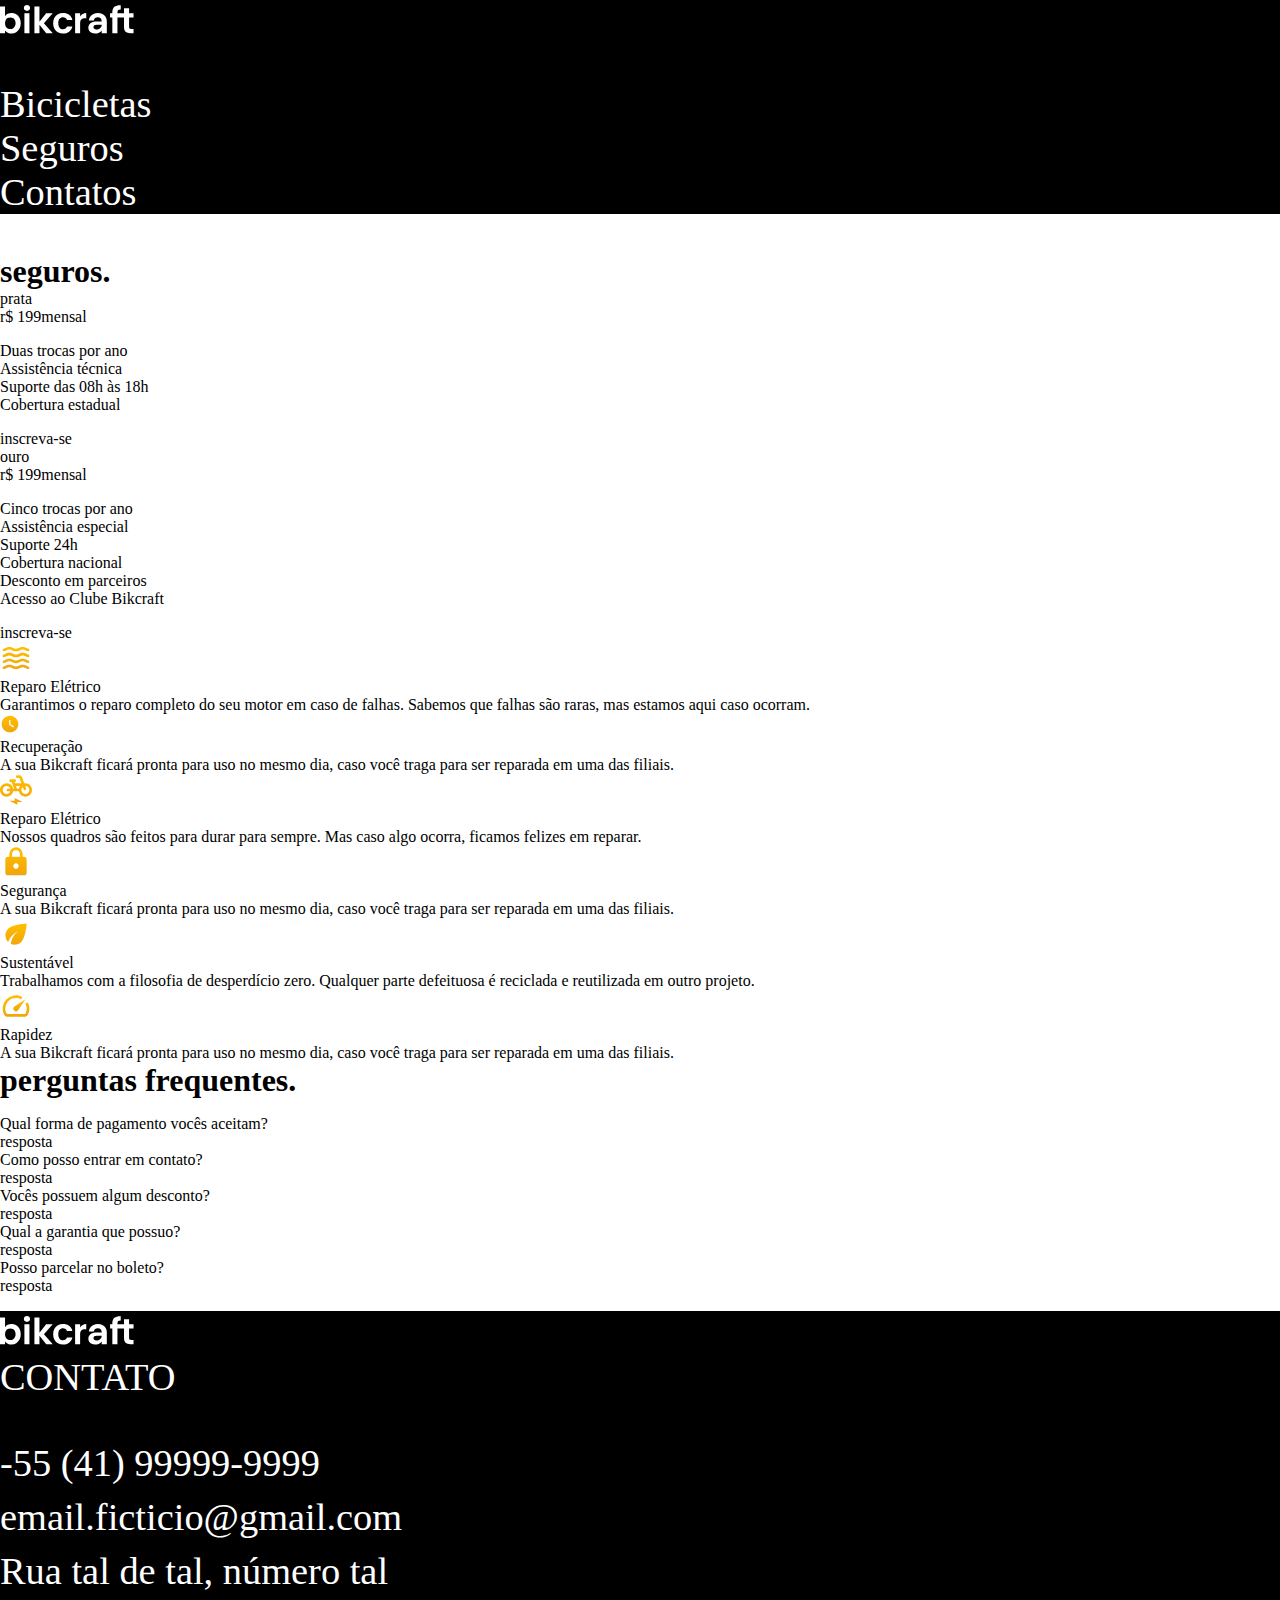
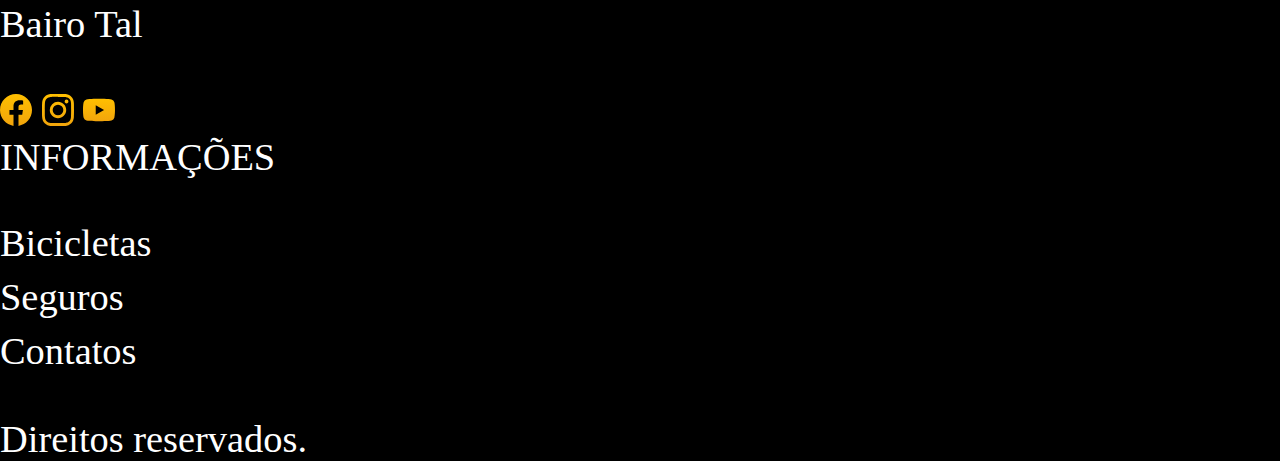
<file: seguros2.html>
<!DOCTYPE html>
<html lang="pt-br">

<head>
  <meta charset="UTF-8">
  <meta name="viewport" content="width=device-width, initial-scale=1.0">
  <title>Document</title>
  <link rel="stylesheet" href="styles.css/styles.css">
</head>

<body>
  <header class="flex jc-sb aln-ct wrap bg-blk fnt-l clr-wht pad-1rem">
    <a href="index.html"><img src="img/bikcraft.svg" alt=""></a>
    <nav>
      <ul class="flex jc-sb wrap gap-1rem mar-1rem">
        <li><a class="clr-inh" href="bicicletas.html">Bicicletas</a></li>
        <li><a class="clr-inh" href="seguros.html">Seguros</a></li>
        <li><a class="clr-inh" href="contato.html">Contatos</a></li>
      </ul>
    </nav>
  </header>

  <!-- seguros. duas colunas, prata na primeira, ouro na segunda. -->
  <section>
    <!-- ponto amarelo no final -->
    <h1 class="mg-00 txt-lg">seguros<span class="ylw">.</span></h1>
    <div class="flex-2 wrap txt-l mg-02">
      <div class="bg-01 pd-02 bdr">
        <!-- p uppercase, palavra mensal pequena abaixo do preço -->
        <div class="flex">
          <p class="up txt-ib txt-lg txt-s">prata</p>
          <div class="txt-ib"><span class="txt-b txt-md up txt-l">r$ 199</span><span class="txt-b txt-sm txt-l">mensal</span></div>
        </div>
        <!-- marcadores de checkmark amarelos -->
        <ul>
          <li><span>Duas trocas por ano</span></li>
          <li><span>Assistência técnica</span></li>
          <li><span>Suporte das 08h às 18h</span></li>
          <li><span>Cobertura estadual</span></li>
        </ul>
        <!-- estilo botao, uppercase, fundo cinza -->
        <a class="bt-00 up" href="orcamento.html">inscreva-se</a>
      </div>
      <div class="bg-01 pd-02 bdr">
        <!-- p uppercase, palavra mensal pequena abaixo do preço -->
        <div class="flex">
          <p class="up txt-ib txt-lg txt-g">ouro</p>
          <div class="txt-ib"><span class="txt-b txt-md txt-l up">r$ 199</span><span class="txt-b txt-sm txt-l">mensal</span></div>
        </div>
        <!-- marcadores de checkmark amarelos -->
        <ul>
          <li><span>Cinco trocas por ano</span></li>
          <li><span>Assistência especial</span></li>
          <li><span>Suporte 24h</span></li>
          <li><span>Cobertura nacional</span></li>
          <li><span>Desconto em parceiros</span></li>
          <li><span>Acesso ao Clube Bikcraft</span></li>
        </ul>
        <!-- estilo botao, uppercase, fundo amarelo -->
        <a class="bt-00 up" href="orcamento.html">inscreva-se</a>
      </div>
    </div>
  </section>

  <!-- nossas vantagens. descrição mais detalhada grid 3x2-->
  <section class="flex-2 wrap bg-01 mg-02 pd-01 bdr">
    <div class="pd-00 chf-30">
      <!-- icone -->
      <img class="mg-00" src="img/icones/carbono.svg" alt=""><br>
      <span class="txt-m mg-00">Reparo Elétrico</span>
      <p class="txt-m mg-00">Garantimos o reparo completo do seu motor em caso de falhas. Sabemos que falhas são raras, mas estamos aqui caso ocorram.</p>
    </div>
    <div class="pd-00 chf-30">
      <!-- icone -->
      <img class="mg-00" src="img/icones/horario.svg" alt=""><br>
      <span class="txt-m mg-00">Recuperação</span>
      <p class="txt-m mg-00">A sua Bikcraft ficará pronta para uso no mesmo dia, caso você traga para ser reparada em uma das filiais.</p>
    </div>
    <div class="pd-00 chf-30">
      <!-- icone -->
      <img class="mg-00" src="img/icones/eletrica.svg" alt=""><br>
      <span class="txt-m mg-00">Reparo Elétrico</span>
      <p class="txt-m mg-00">Nossos quadros são feitos para durar para sempre. Mas caso algo ocorra, ficamos felizes em reparar.</p>
    </div>
    <div class="pd-00 chf-30">
      <!-- icone -->
      <img class="mg-00" src="img/icones/seguro.svg" alt=""><br>
      <span class="txt-m mg-00">Segurança</span>
      <p class="txt-m mg-00">A sua Bikcraft ficará pronta para uso no mesmo dia, caso você traga para ser reparada em uma das filiais.</p>
    </div>
    <div class="pd-00 chf-30">
      <!-- icone -->
      <img class="mg-00" src="img/icones/sustentavel.svg" alt=""><br>
      <span class="txt-m mg-00">Sustentável</span>
      <p class="txt-m mg-00">Trabalhamos com a filosofia de desperdício zero. Qualquer parte defeituosa é reciclada e reutilizada em outro projeto.</p>
    </div>
    <div class="pd-00 chf-30">
      <!-- icone -->
      <img class="mg-00" src="img/icones/velocidade.svg" alt=""><br>
      <span class="txt-m mg-00">Rapidez</span>
      <p class="txt-m mg-00">A sua Bikcraft ficará pronta para uso no mesmo dia, caso você traga para ser reparada em uma das filiais.</p>
    </div>

  </section>

  <!-- faq. coluna simples, cor de fundo intercalada, uma p cada pergunta-->
  <section>
    <!-- ponto amarelo -->
    <h1 class="txt-lg">perguntas frequentes<span class="ylw">.</span></h1>
    <!-- mostrar apenas perguntas, respostas expandem -->
    <ul>
      <li>Qual forma de pagamento vocês aceitam?</li>
      <p class="clps">resposta</p>
      <li>Como posso entrar em contato? </li>
      <p id="resp-1" class="clps">resposta</p>
      <li>Vocês possuem algum desconto?</li>
      <p id="resp-2" class="clps">resposta</p>
      <li>Qual a garantia que possuo?</li>
      <p id="resp-3" class="clps">resposta</p>
      <li>Posso parcelar no boleto?</li>
      <p id="resp-4" class="clps">resposta</p>
    </ul>

  </section>

  <footer class="bg-blk fnt-l pad-1rem clr-wht">
    <section class="flex jc-sb wrap gap-1rem">
      <a href=" index.html"><img src="img/bikcraft.svg" alt=""></a>
      <div>
        <span class="up-cs">contato</span>
        <ul class="ln-hgt">
          <li>-55 (41) 99999-9999</li>
          <li>email.ficticio@gmail.com</li>
          <div class="line mar-1rem-vt"></div>
          <li>Rua tal de tal, número tal<br>Bairo Tal</li>
        </ul>
        <div class="flex gap-1rem">
          <a href=""><img src="img/redes/facebook-p.svg" alt=""></a>
          <a href=""><img src="img/redes/instagram-p.svg" alt=""></a>
          <a href=""><img src="img/redes/youtube-p.svg" alt=""></a>
        </div>
      </div>
      <nav>
        <span class="up-cs">informações</span>
        <ul class="ln-hgt">
          <li><a class="clr-inh" href="bicicletas.html">Bicicletas</a></li>
          <li><a class="clr-inh" href="seguros.html">Seguros</a></li>
          <li><a class="clr-inh" href="contato.html">Contatos</a></li>
        </ul>
      </nav>
    </section>
    <p><a class="clr-inh" href="termos.html">Direitos reservados.</a></p>
  </footer>

</body>

</html>
</file>
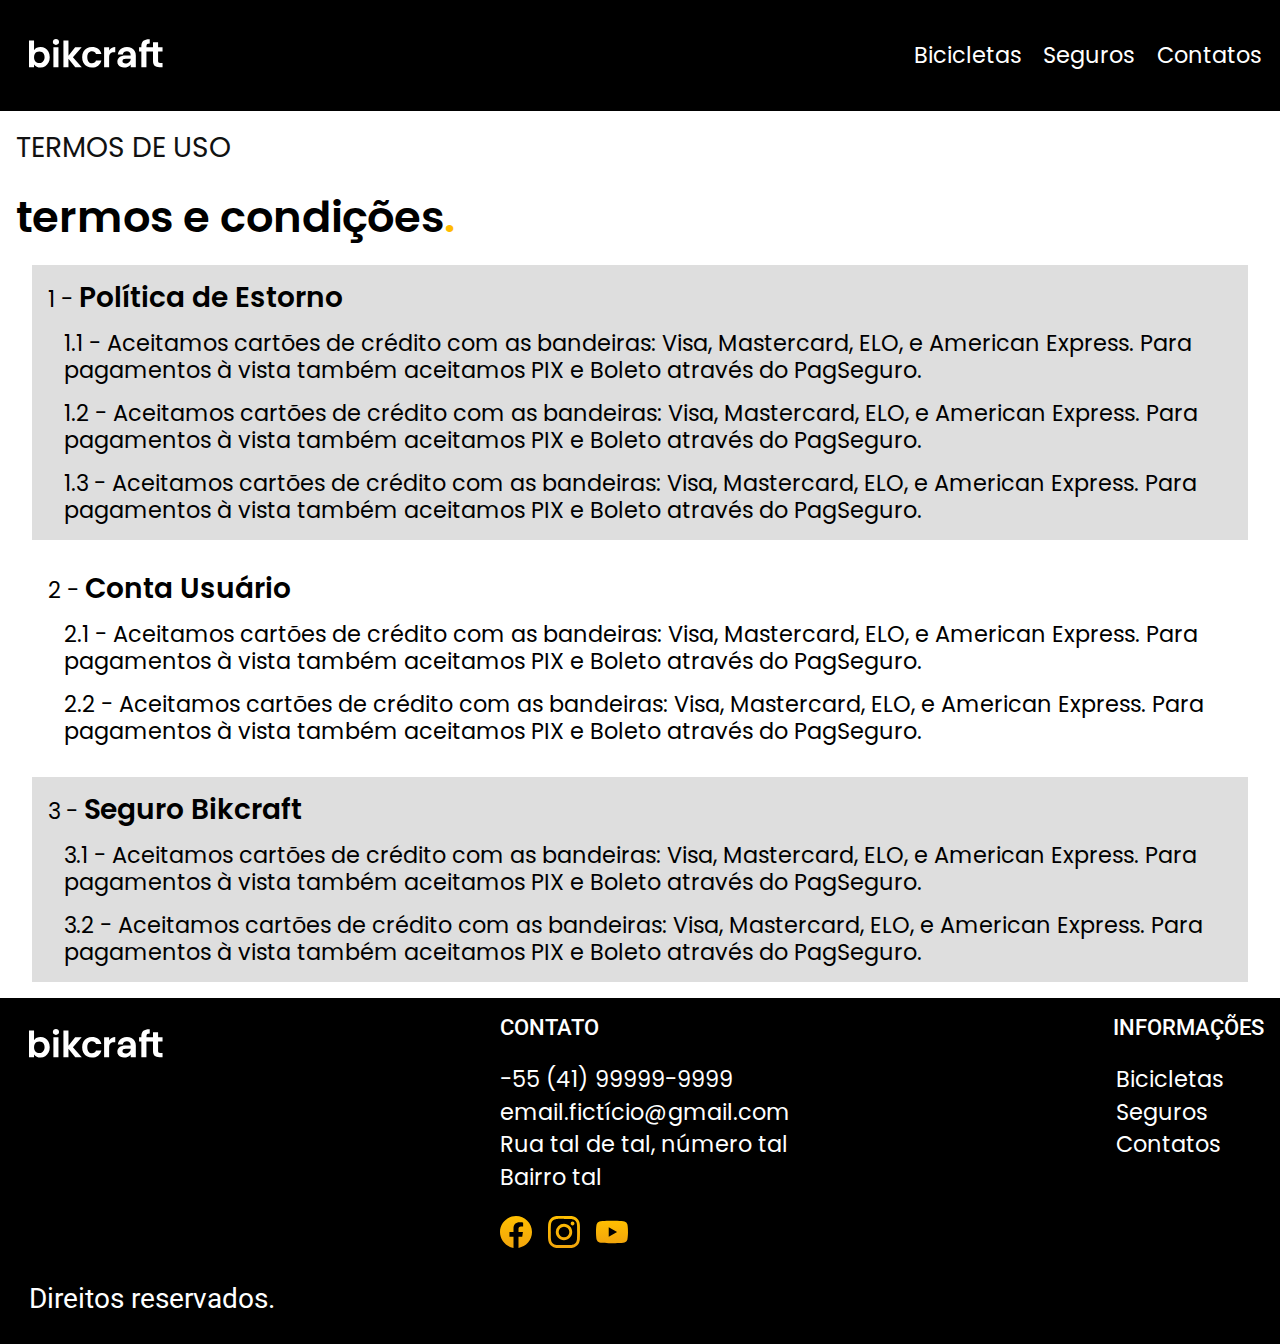
<file: termos.html>
<!DOCTYPE html>
<html lang="pt-br">

<head>
  <meta charset="UTF-8">
  <meta name="viewport" content="width=device-width, initial-scale=1.0">
  <meta name="description" content="Termos de uso Bikcraft.">
  <title>Bikcraft - Termos</title>
  <link rel="preload" href="./styles/styles.min.css" as="style">
  <link rel="shortcut icon" href="./favicon.svg" type="image/svg+xml">
  <link rel="stylesheet" href="./styles/styles.min.css">
  <link rel="preconnect" href="https://fonts.googleapis.com">
  <link rel="preconnect" href="https://fonts.gstatic.com" crossorigin>
  <link href="https://fonts.googleapis.com/css2?family=Poppins:wght@400;600&family=Roboto:wght@400;500&display=swap" rel="stylesheet">

  <script>document.documentElement.classList.add("js");</script>
</head>

<body>
  <header class="flx jc-sb al-it wrap bg-blk clr-wht pad-1">
    <div>
      <a class="hov-2 pad-08 brd-05 blc" href="index.html"><img src="img/bikcraft.svg" alt=""></a>
    </div>
    <nav>
      <ul class="flx jc-sb wrap gap-1 fnt-sm pop-r">
        <li><a class="hov-2 pad-02 brd-05" href="bicicletas.html">Bicicletas</a></li>
        <li><a class="hov-2 pad-02 brd-05" href="seguros.html">Seguros</a></li>
        <li><a class="hov-2 pad-02 brd-05" href="contato.html">Contatos</a></li>
      </ul>
    </nav>
  </header>

  <main>
    <span class="up-cs blc mar-1 fnt-m pop-r clr-dgr">termos de uso</span>
    <h1 class="fnt-ll mar-1 pop-sb">termos e condições<span class="clr-ylw">.</span></h1>
    <ol id="termos" class="mar-1 mar-2lt fnt-sm cnt-res ln-hgt pop-r">
      <li class="pad-1 mar-1bt mar-1rt"><span class="pop-sb fnt-m">Política de Estorno</span>
        <ol class="pad-1lt cnt-res">
          <li>Aceitamos cartões de crédito com as bandeiras: Visa, Mastercard, ELO, e American Express. Para pagamentos à vista também aceitamos PIX e Boleto através do PagSeguro.</li>
          <li>Aceitamos cartões de crédito com as bandeiras: Visa, Mastercard, ELO, e American Express. Para pagamentos à vista também aceitamos PIX e Boleto através do PagSeguro.</li>
          <li>Aceitamos cartões de crédito com as bandeiras: Visa, Mastercard, ELO, e American Express. Para pagamentos à vista também aceitamos PIX e Boleto através do PagSeguro.</li>
        </ol>
      </li>
      <li class="pad-1 mar-1bt mar-1rt"><span class="pop-sb fnt-m">Conta Usuário</span>
        <ol class="pad-1lt cnt-res">
          <li>Aceitamos cartões de crédito com as bandeiras: Visa, Mastercard, ELO, e American Express. Para pagamentos à vista também aceitamos PIX e Boleto através do PagSeguro.</li>
          <li>Aceitamos cartões de crédito com as bandeiras: Visa, Mastercard, ELO, e American Express. Para pagamentos à vista também aceitamos PIX e Boleto através do PagSeguro.</li>
        </ol>
      </li>
      <li class="pad-1 mar-1bt mar-1rt"><span class="pop-sb fnt-m">Seguro Bikcraft</span>
        <ol class="pad-1lt cnt-res">
          <li>Aceitamos cartões de crédito com as bandeiras: Visa, Mastercard, ELO, e American Express. Para pagamentos à vista também aceitamos PIX e Boleto através do PagSeguro.</li>
          <li>Aceitamos cartões de crédito com as bandeiras: Visa, Mastercard, ELO, e American Express. Para pagamentos à vista também aceitamos PIX e Boleto através do PagSeguro.</li>
        </ol>
      </li>
    </ol>
  </main>

  <footer class="bg-blk fnt-sm pad-1 clr-wht">
    <section class="flx jc-sb wrap gap-1">
      <div>
        <a class="hov-2 pad-08 brd-05 blc" href="index.html"><img src="img/bikcraft.svg" alt=""></a>
      </div>
      <div>
        <span class="up-cs rob-m">contato</span>
        <ul class="ln-hgt2 pop-r">
          <li>-55 (41) 99999-9999</li>
          <li> email.fictício@gmail.com</li>
          <li> Rua tal de tal, número tal</li>
          <li>Bairro tal</li>
        </ul>
        <div class="flx gap-1">
          <a href="https://pt-br.facebook.com/" target="_blank"><img id="fb" src="img/redes/facebook-p.svg" alt=""></a>
          <a href="https://www.instagram.com/accounts/login/" target="_blank"><img id="ig" src="img/redes/instagram-p.svg" alt=""></a>
          <a href="https://www.youtube.com/" target="_blank"><img id="yt" src="img/redes/youtube-p.svg" alt=""></a>
        </div>
      </div>
      <nav>
        <span class="up-cs rob-m">informações</span>
        <ul class="ln-hgt2 pop-r">
          <li><a class="hov-2 pad-02 brd-05" href="bicicletas.html">Bicicletas</a></li>
          <li><a class="hov-2 pad-02 brd-05" href="seguros.html">Seguros</a></li>
          <li><a class="hov-2 pad-02 brd-05" href="contato.html">Contatos</a></li>
        </ul>
      </nav>
    </section>
    <p class="mar-1tp fnt-m rob-r"><a class="hov-2 pad-08 brd-05 blc fit" href="termos.html">Direitos reservados.</a></p>
  </footer>
  <script src="./js/script.js"></script>
</body>

</html>
</file>
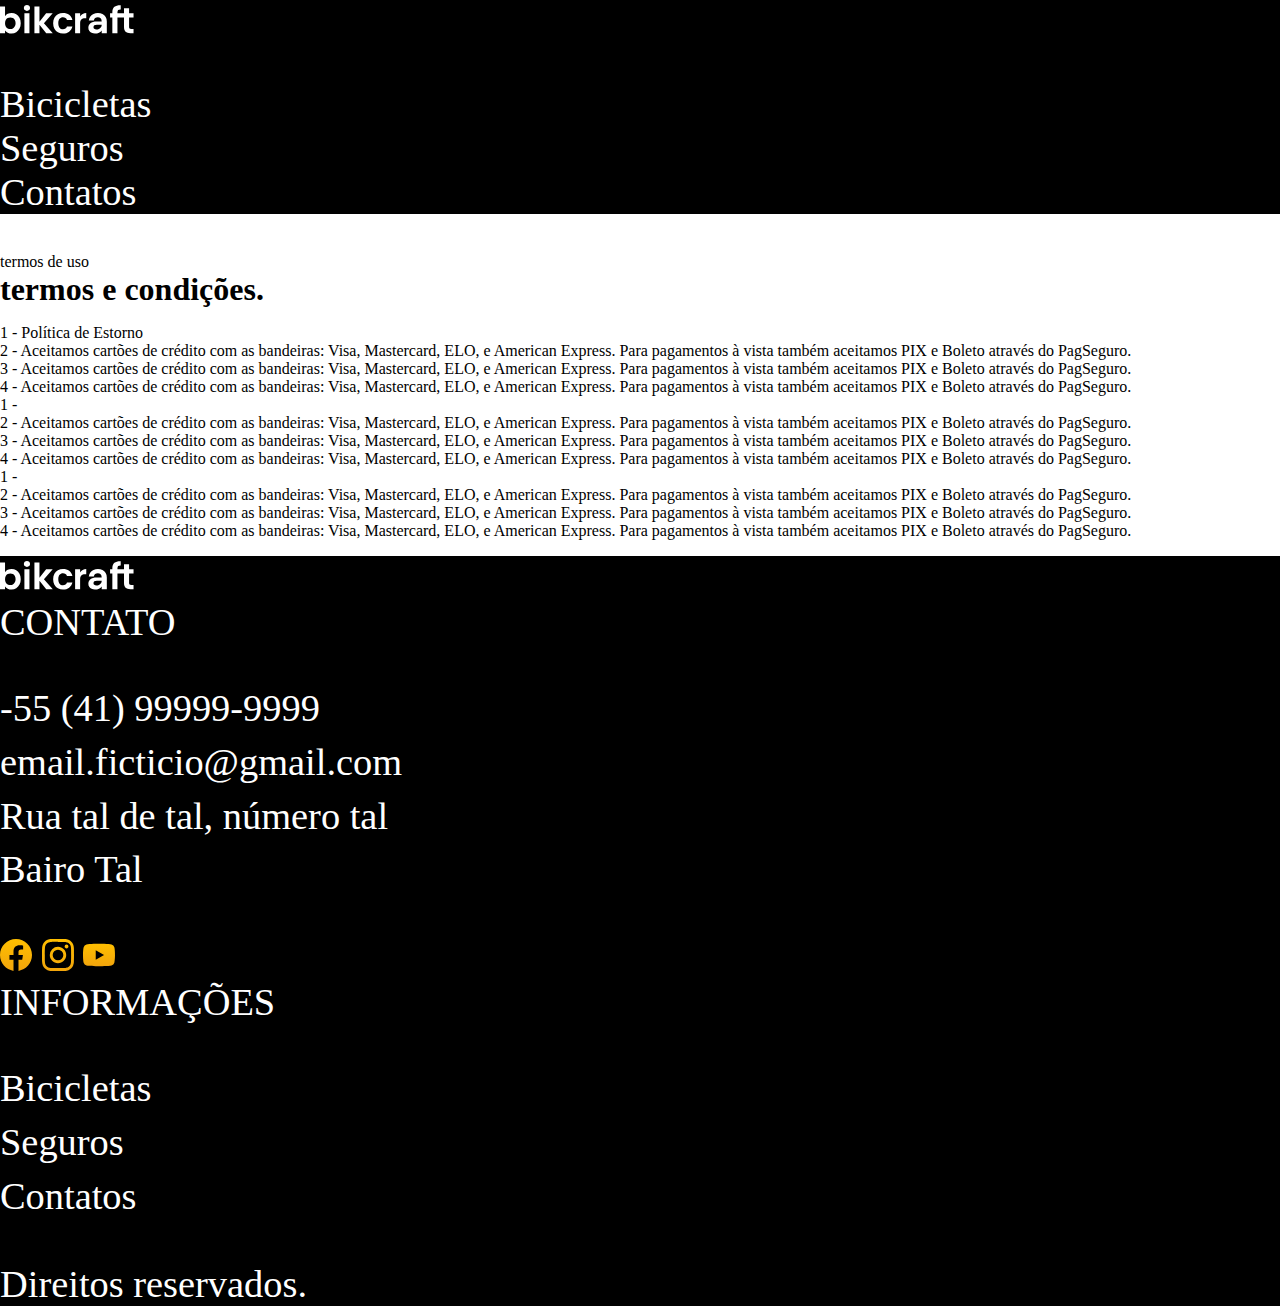
<file: termos2.html>
<!DOCTYPE html>
<html lang="pt-br">

<head>
  <meta charset="UTF-8">
  <meta name="viewport" content="width=device-width, initial-scale=1.0">
  <title>Bikcraft</title>
  <link rel="stylesheet" href="styles.css/styles.css">
</head>


<body>
  <header class="flex jc-sb aln-ct wrap bg-blk fnt-l clr-wht pad-1rem">
    <a href="index.html"><img src="img/bikcraft.svg" alt=""></a>
    <nav>
      <ul class="flex jc-sb wrap gap-1rem mar-1rem">
        <li><a class="clr-inh" href="bicicletas.html">Bicicletas</a></li>
        <li><a class="clr-inh" href="seguros.html">Seguros</a></li>
        <li><a class="clr-inh" href="contato.html">Contatos</a></li>
      </ul>
    </nav>
  </header>

  <main>
    <!-- uppercase -->
    <span class="up">termos de uso</span>
    <!-- ponto amarelo -->
    <h1>termos e condições<span class="ylw">.</span></h1>
    <ol>
      <li>Política de Estorno
        <ol>
          <li>Aceitamos cartões de crédito com as bandeiras: Visa, Mastercard, ELO, e American Express. Para pagamentos à vista também aceitamos PIX e Boleto através do PagSeguro.</li>
          <li>Aceitamos cartões de crédito com as bandeiras: Visa, Mastercard, ELO, e American Express. Para pagamentos à vista também aceitamos PIX e Boleto através do PagSeguro.</li>
          <li>Aceitamos cartões de crédito com as bandeiras: Visa, Mastercard, ELO, e American Express. Para pagamentos à vista também aceitamos PIX e Boleto através do PagSeguro.</li>
        </ol>
      </li>
      <li>
        <ol>
          <li>Aceitamos cartões de crédito com as bandeiras: Visa, Mastercard, ELO, e American Express. Para pagamentos à vista também aceitamos PIX e Boleto através do PagSeguro.</li>
          <li>Aceitamos cartões de crédito com as bandeiras: Visa, Mastercard, ELO, e American Express. Para pagamentos à vista também aceitamos PIX e Boleto através do PagSeguro.</li>
          <li>Aceitamos cartões de crédito com as bandeiras: Visa, Mastercard, ELO, e American Express. Para pagamentos à vista também aceitamos PIX e Boleto através do PagSeguro.</li>
        </ol>
      </li>
      <li>
        <ol>
          <li>Aceitamos cartões de crédito com as bandeiras: Visa, Mastercard, ELO, e American Express. Para pagamentos à vista também aceitamos PIX e Boleto através do PagSeguro.</li>
          <li>Aceitamos cartões de crédito com as bandeiras: Visa, Mastercard, ELO, e American Express. Para pagamentos à vista também aceitamos PIX e Boleto através do PagSeguro.</li>
          <li>Aceitamos cartões de crédito com as bandeiras: Visa, Mastercard, ELO, e American Express. Para pagamentos à vista também aceitamos PIX e Boleto através do PagSeguro.</li>
        </ol>
      </li>
    </ol>
  </main>

  <footer class="bg-blk fnt-l pad-1rem clr-wht">
    <section class="flex jc-sb wrap gap-1rem">
      <a href=" index.html"><img src="img/bikcraft.svg" alt=""></a>
      <div>
        <span class="up-cs">contato</span>
        <ul class="ln-hgt">
          <li>-55 (41) 99999-9999</li>
          <li>email.ficticio@gmail.com</li>
          <div class="line mar-1rem-vt"></div>
          <li>Rua tal de tal, número tal<br>Bairo Tal</li>
        </ul>
        <div class="flex gap-1rem">
          <a href=""><img src="img/redes/facebook-p.svg" alt=""></a>
          <a href=""><img src="img/redes/instagram-p.svg" alt=""></a>
          <a href=""><img src="img/redes/youtube-p.svg" alt=""></a>
        </div>
      </div>
      <nav>
        <span class="up-cs">informações</span>
        <ul class="ln-hgt">
          <li><a class="clr-inh" href="bicicletas.html">Bicicletas</a></li>
          <li><a class="clr-inh" href="seguros.html">Seguros</a></li>
          <li><a class="clr-inh" href="contato.html">Contatos</a></li>
        </ul>
      </nav>
    </section>
    <p><a class="clr-inh" href="termos.html">Direitos reservados.</a></p>
  </footer>

</body>

</html>
</file>
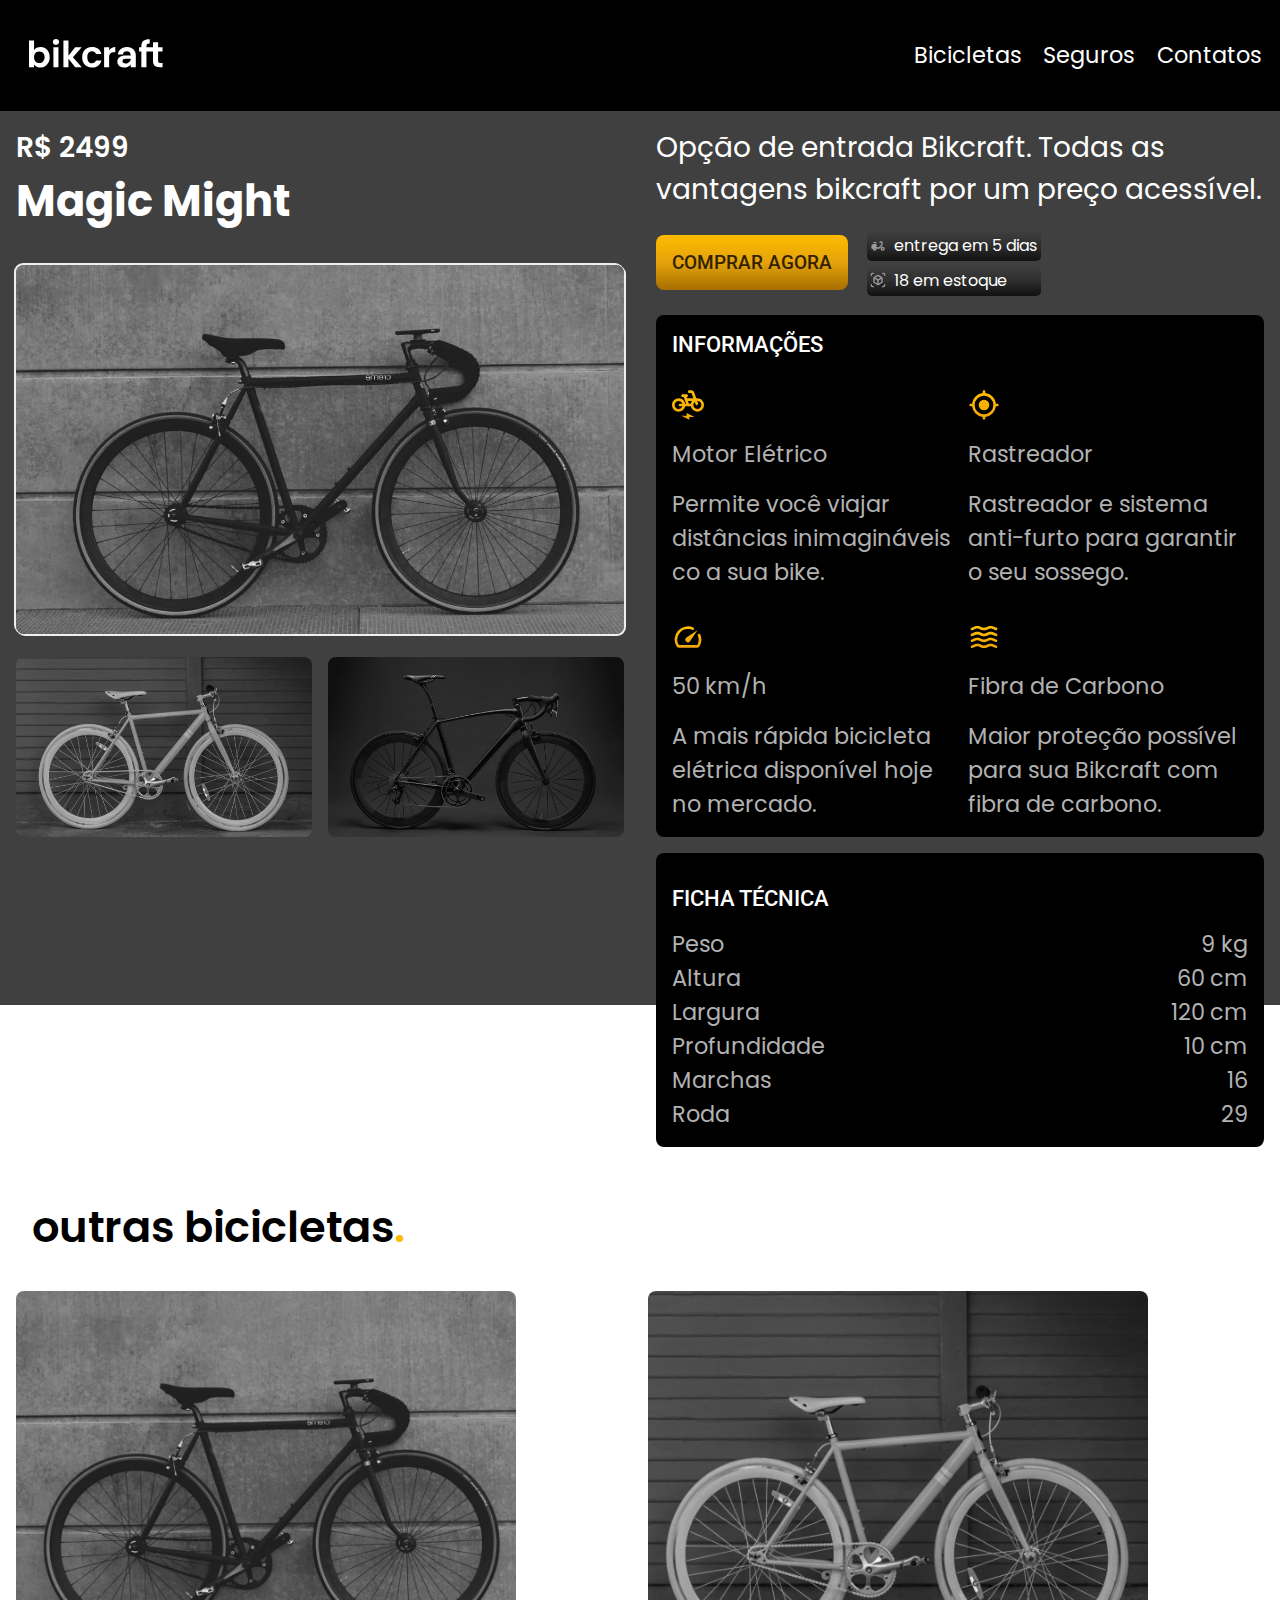
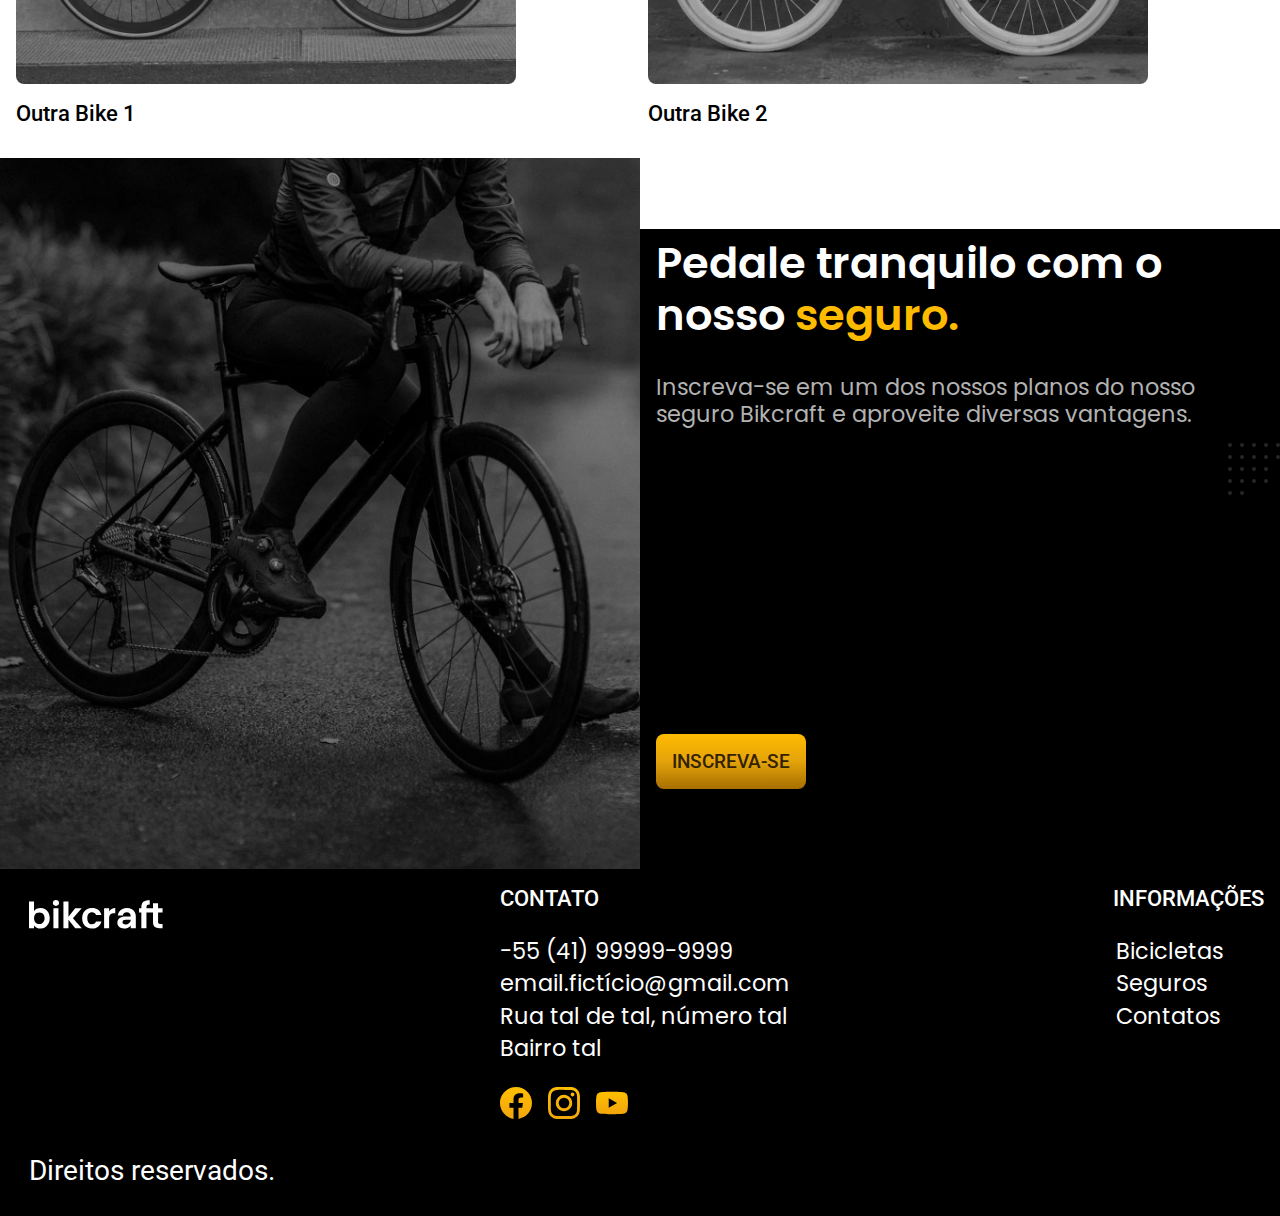
<file: bicicletas/magic.html>
<!DOCTYPE html>
<html lang="pt-br">

<head>
  <meta charset="UTF-8">
  <meta name="viewport" content="width=device-width, initial-scale=1.0">
  <meta name="description" content="Bikcraft Magic Might.">
  <title>Bikcraft - Especificações</title>
  <link rel="preload" href="../styles/styles.min.css" as="style">
  <link rel="shortcut icon" href="../favicon.svg" type="image/svg+xml">
  <link rel="stylesheet" href="../styles/styles.min.css">
  <link rel="preconnect" href="https://fonts.googleapis.com">
  <link rel="preconnect" href="https://fonts.gstatic.com" crossorigin>
  <link href="https://fonts.googleapis.com/css2?family=Poppins:wght@400;600&family=Roboto:wght@400;500&display=swap" rel="stylesheet">

  <script>document.documentElement.classList.add("js");</script>
</head>

<body>
  <header class="flx jc-sb al-it wrap bg-blk clr-wht pad-1">
    <div>
      <a class="hov-2 pad-08 brd-05 blc" href="../index.html"><img src="../img/bikcraft.svg" alt=""></a>
    </div>
    <nav>
      <ul class="flx jc-sb wrap gap-1 fnt-sm pop-r">
        <li><a class="hov-2 pad-02 brd-05" href="../bicicletas.html">Bicicletas</a></li>
        <li><a class="hov-2 pad-02 brd-05" href="../seguros.html">Seguros</a></li>
        <li><a class="hov-2 pad-02 brd-05" href="../contato.html">Contatos</a></li>
      </ul>
    </nav>
  </header>

  <main class="grd-2 bg-gw-2 pop-r">
    <div>
      <div class="pad-1 clr-wht pop-sb">
        <span class="up-cs fnt-m">r$ 2499</span>
        <h1 class="fnt-ll">Magic Might</h1>
      </div>
      <div id="bik-sel" class="grd-2 gap-1 pad-1">
        <a class="clm-ac" href="magic.html"><img id="bik-1" class="pointer" src="../img/bicicletas/magic.jpg" alt=""></a>
        <a href="nebula.html"><img class="pointer" src="../img/bicicletas/nebula.jpg" alt=""></a>
        <a href="nimbus.html"><img class="pointer" src="../img/bicicletas/nimbus.jpg" alt=""></a>
      </div>
    </div>

    <div>
      <div class="mar-1">
        <p class="mar-1vt fnt-m clr-wht ">Opção de entrada Bikcraft. Todas as vantagens bikcraft por um preço acessível.</p>
        <div class="flx al-it gap-1">
          <div class="il-blc">
            <a class="bg-ylw-2 il-blc brd-05 pad-1 clr-dyl fnt-s up-cs hov rob-m" href="../orcamento.html?tipo=bik&produto=magic">comprar agora</a>
          </div>
          <div class="il-blc clr-wht">
            <div class="blc bg-blk-2 brd-03 pad-02 mar-02">
              <div class="flx gap-05 al-it"><img src="../img/icones/entrega.svg" alt=""><span> entrega em 5 dias</span></div>
            </div>
            <div class="blc bg-blk-2 brd-03 pad-02 mar-02">
              <div class="flx gap-05 al-it"><img src="../img/icones/estoque.svg" alt=""><span> 18 em estoque</span></div>
            </div>
          </div>
        </div>
      </div>

      <div class="bg-blk clr-wht fnt-sm mar-1 pad-1 brd-05">
        <span class="blc up-cs mar-1bt clm-ac rob-m">informações</span>
        <div class="grd-2-3 gap-1 pop-r clr-lgr">
          <div>
            <img class="blc mar-1vt" src="../img/icones/eletrica.svg" alt="">
            <span class="blc mar-1vt">Motor Elétrico</span>
            <p>Permite você viajar distâncias inimagináveis co a sua bike.</p>
          </div>
          <div>
            <img class="blc mar-1vt" src="../img/icones/rastreador.svg" alt="">
            <span class="blc mar-1vt">Rastreador</span>
            <p>Rastreador e sistema anti-furto para garantir o seu sossego.</p>
          </div>
          <div>
            <img class="blc mar-1vt" src="../img/icones/velocidade.svg" alt="">
            <span class="blc mar-1vt">50 km/h</span>
            <p>A mais rápida bicicleta elétrica disponível hoje no mercado.</p>
          </div>
          <div>
            <img class="blc mar-1vt" src="../img/icones/carbono.svg" alt="">
            <span class="blc mar-1vt">Fibra de Carbono</span>
            <p>Maior proteção possível para sua Bikcraft com fibra de carbono.</p>
          </div>
        </div>
      </div>

      <div class="bg-blk mar-1 clr-wht fnt-sm pad-1 brd-05 pop-r clr-lgr">
        <span class="blc up-cs mar-1vt rob-m clr-wht">ficha técnica</span>
        <p class="flx jc-sb">
          <span class="il-blc">Peso</span><span class="il-blc">9 kg</span>
        </p>
        <p class="flx jc-sb">
          <span class="il-blc">Altura</span><span class="il-blc">60 cm</span>
        </p>
        <p class="flx jc-sb">
          <span class="il-blc">Largura</span><span class="il-blc">120 cm</span>
        </p>
        <p class="flx jc-sb">
          <span class="il-blc">Profundidade</span><span class="il-blc">10 cm</span>
        </p>
        <p class="flx jc-sb">
          <span class="il-blc">Marchas</span><span class="il-blc">16</span>
        </p>
        <p class="flx jc-sb">
          <span class="il-blc">Roda</span><span class="il-blc">29</span>
        </p>
      </div>
    </div>
  </main>

  <section class="grd-2 mar-1 rob-m gap-1">
    <h2 class="fnt-ll clm-ac mar-1 pop-sb"> outras bicicletas<span class="clr-ylw">.</span></h2>
    <div>
      <img class="blc" src="../img/bicicleta/nimbus2.jpg" alt="" width="500">
      <figcaption class="fnt-sm mar-1vt">Outra Bike 1</figcaption>
    </div>
    <div>
      <img class="blc" src="../img/bicicleta/nimbus3.jpg" alt="" width="500">
      <figcaption class="fnt-sm mar-1vt">Outra Bike 2</figcaption>
    </div>
  </section>

  <article class="bg-bw-2 clr-wht grd-2">
    <div>
      <img class="blc cov h-100 brd-0" src="../img/fotos/seguros.jpg" alt="">
    </div>
    <div class="flx clm jc-ct">
      <div class="blc h-4"></div>
      <h2 class="mar-1 ln-hgt fnt-ll pop-sb">Pedale tranquilo com o nosso <span class="clr-ylw">seguro.</span></h2>
      <p class="mar-1 ln-hgt fnt-sm clr-lgr pop-r">Inscreva-se em um dos nossos planos do nosso seguro Bikcraft e aproveite diversas vantagens.</p>
      <div class="flx jc-ed">
        <img class="il-blc" src="../img/dec/bottom-right.svg" alt="" height="52">
      </div>
      <a class="bg-ylw-2 il-blc brd-05 pad-1 clr-dyl fnt-s up-cs mar-1 mar-5bt fit hov rob-m" href="../orcamento.html">inscreva-se</a>
    </div>

  </article>

  <footer class="bg-blk fnt-sm pad-1 clr-wht">
    <section class="flx jc-sb wrap gap-1">
      <div>
        <a class="hov-2 pad-08 brd-05 blc" href="../index.html"><img src="../img/bikcraft.svg" alt=""></a>
      </div>
      <div>
        <span class="up-cs rob-m">contato</span>
        <ul class="ln-hgt2 pop-r">
          <li>-55 (41) 99999-9999</li>
          <li> email.fictício@gmail.com</li>
          <li> Rua tal de tal, número tal</li>
          <li>Bairro tal</li>
        </ul>
        <div class="flx gap-1">
          <a href="https://pt-br.facebook.com/" target="_blank"><img id="fb" src="../img/redes/facebook-p.svg" alt=""></a>
          <a href="https://www.instagram.com/accounts/login/" target="_blank"><img id="ig" src="../img/redes/instagram-p.svg" alt=""></a>
          <a href="https://www.youtube.com/" target="_blank"><img id="yt" src="../img/redes/youtube-p.svg" alt=""></a>
        </div>
      </div>
      <nav>
        <span class="up-cs rob-m">informações</span>
        <ul class="ln-hgt2 pop-r">
          <li><a class="hov-2 pad-02 brd-05" href="../bicicletas.html">Bicicletas</a></li>
          <li><a class="hov-2 pad-02 brd-05" href="../seguros.html">Seguros</a></li>
          <li><a class="hov-2 pad-02 brd-05" href="../contato.html">Contatos</a></li>
        </ul>
      </nav>
    </section>
    <p class="mar-1tp fnt-m rob-r"><a class="hov-2 pad-08 brd-05 blc fit" href="../termos.html">Direitos reservados.</a></p>
  </footer>

  <script src="../js/script.js"></script>
</body>

</html>
</file>
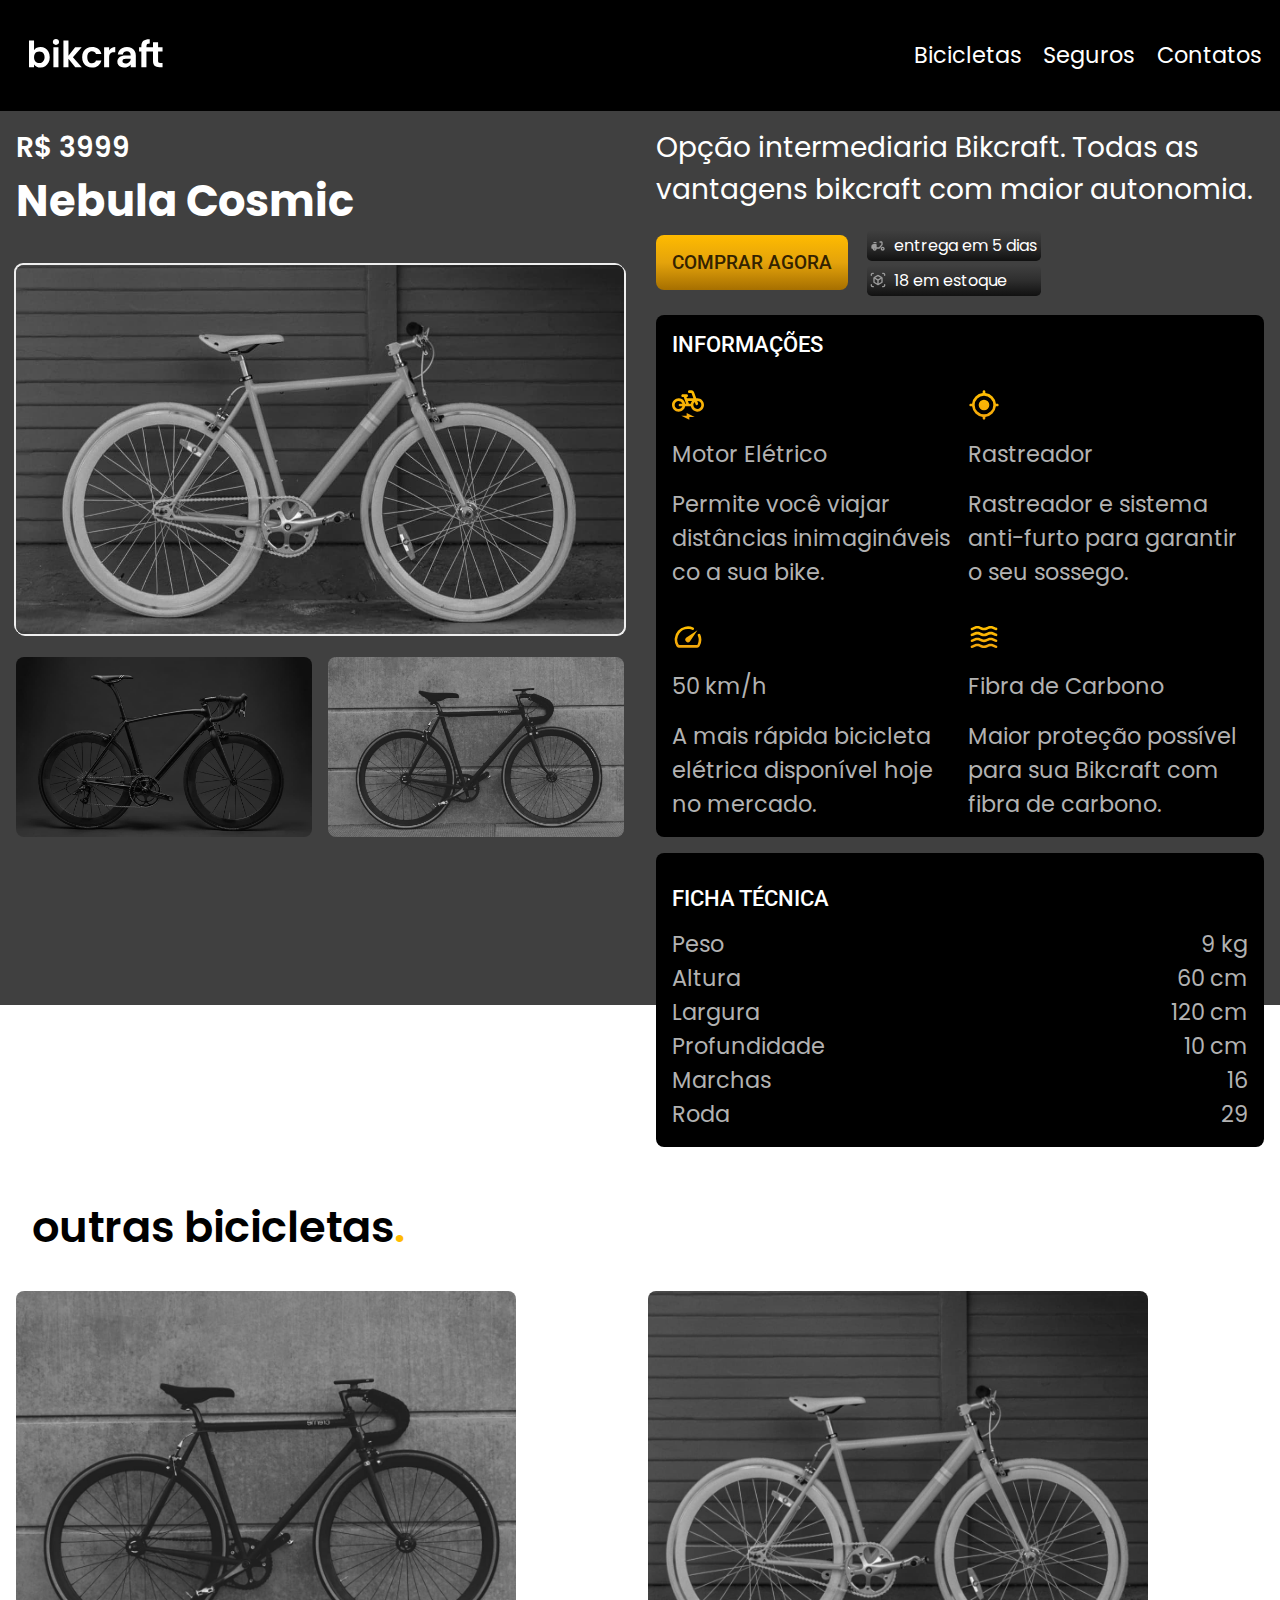
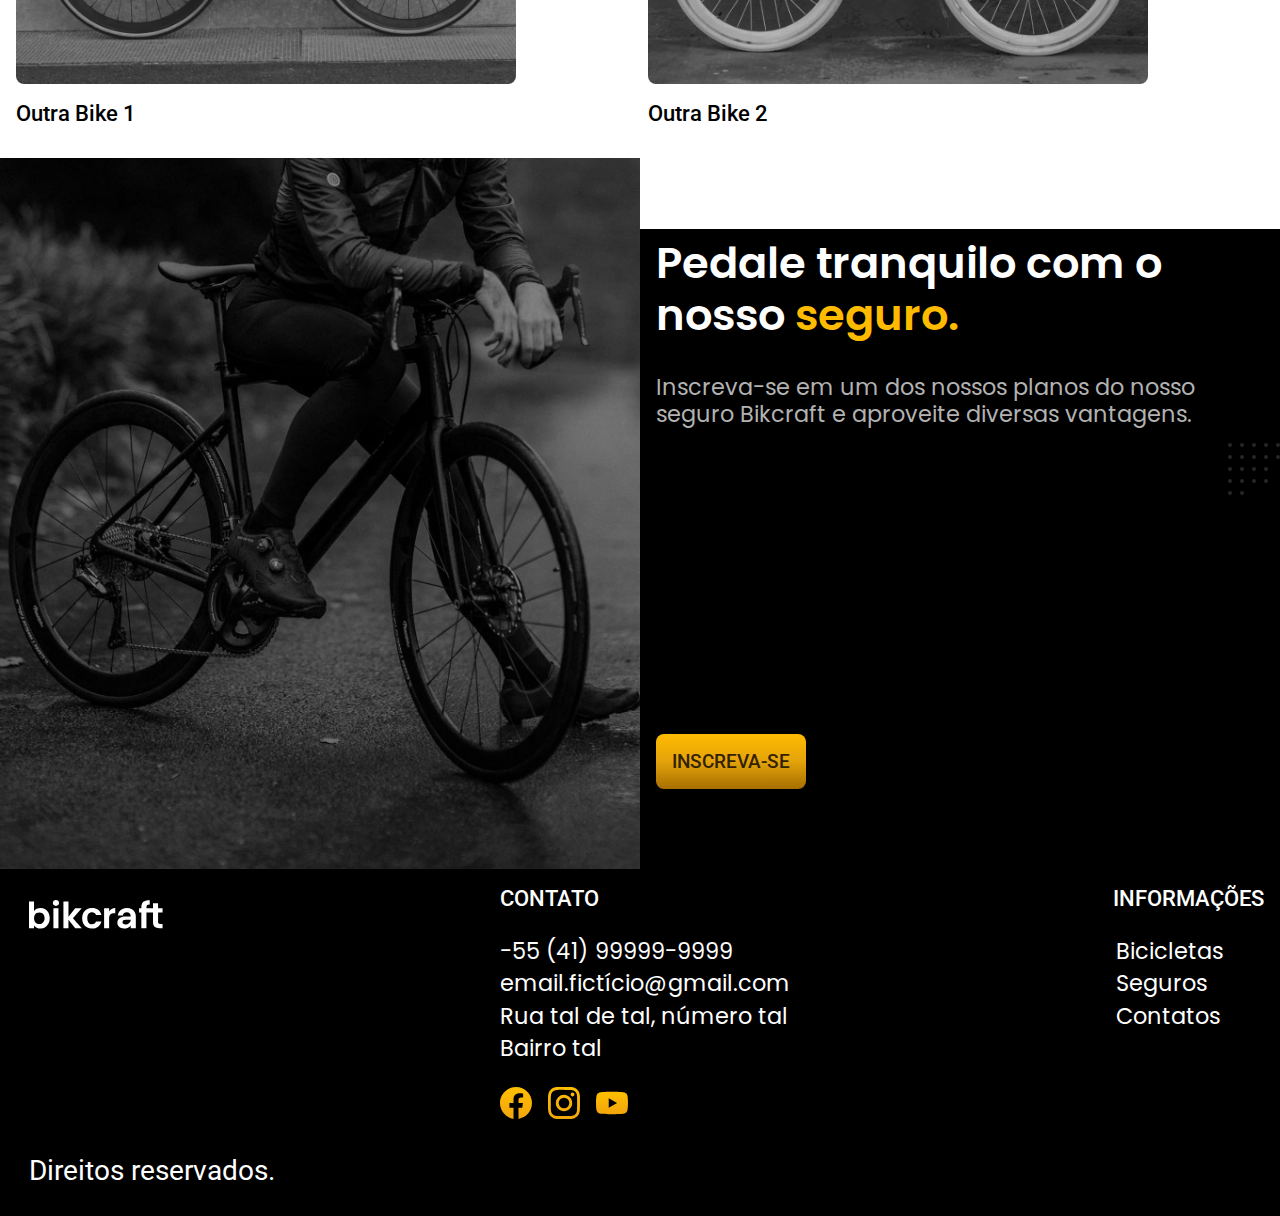
<file: bicicletas/nebula.html>
<!DOCTYPE html>
<html lang="pt-br">

<head>
  <meta charset="UTF-8">
  <meta name="viewport" content="width=device-width, initial-scale=1.0">
  <meta name="description" content="Bikcraft Nebula Cosmic.">
  <title>Bikcraft - Especificações</title>
  <link rel="preload" href="../styles/styles.min.css" as="style">
  <link rel="shortcut icon" href="../favicon.svg" type="image/svg+xml">
  <link rel="stylesheet" href="../styles/styles.min.css">
  <link rel="preconnect" href="https://fonts.googleapis.com">
  <link rel="preconnect" href="https://fonts.gstatic.com" crossorigin>
  <link href="https://fonts.googleapis.com/css2?family=Poppins:wght@400;600&family=Roboto:wght@400;500&display=swap" rel="stylesheet">

  <script>document.documentElement.classList.add("js");</script>
</head>

<body>
  <header class="flx jc-sb al-it wrap bg-blk clr-wht pad-1">
    <div>
      <a class="hov-2 pad-08 brd-05 blc" href="../index.html"><img src="../img/bikcraft.svg" alt=""></a>
    </div>
    <nav>
      <ul class="flx jc-sb wrap gap-1 fnt-sm pop-r">
        <li><a class="hov-2 pad-02 brd-05" href="../bicicletas.html">Bicicletas</a></li>
        <li><a class="hov-2 pad-02 brd-05" href="../seguros.html">Seguros</a></li>
        <li><a class="hov-2 pad-02 brd-05" href="../contato.html">Contatos</a></li>
      </ul>
    </nav>
  </header>

  <main class="grd-2 bg-gw-2 pop-r">
    <div>
      <div class="pad-1 clr-wht pop-sb">
        <span class="up-cs fnt-m">r$ 3999</span>
        <h1 class="fnt-ll">Nebula Cosmic</h1>
      </div>
      <div id="bik-sel" class="grd-2 gap-1 pad-1">
        <a class="clm-ac" href="nebula.html"><img id="bik-1" class="pointer" src="../img/bicicletas/nebula.jpg" alt=""></a>
        <a href="nimbus.html"><img class="pointer" src="../img/bicicletas/nimbus.jpg" alt=""></a>
        <a href="magic.html"><img class="pointer" src="../img/bicicletas/magic.jpg" alt=""></a>
      </div>
    </div>

    <div>
      <div class="mar-1">
        <p class="mar-1vt fnt-m clr-wht ">Opção intermediaria Bikcraft. Todas as vantagens bikcraft com maior autonomia.</p>
        <div class="flx al-it gap-1">
          <div class="il-blc">
            <a class="bg-ylw-2 il-blc brd-05 pad-1 clr-dyl fnt-s up-cs hov rob-m" href="../orcamento.html?tipo=bik&produto=nebula">comprar agora</a>
          </div>
          <div class="il-blc clr-wht">
            <div class="blc bg-blk-2 brd-03 pad-02 mar-02">
              <div class="flx gap-05 al-it"><img src="../img/icones/entrega.svg" alt=""><span> entrega em 5 dias</span></div>
            </div>
            <div class="blc bg-blk-2 brd-03 pad-02 mar-02">
              <div class="flx gap-05 al-it"><img src="../img/icones/estoque.svg" alt=""><span> 18 em estoque</span></div>
            </div>
          </div>
        </div>
      </div>

      <div class="bg-blk clr-wht fnt-sm mar-1 pad-1 brd-05">
        <span class="blc up-cs mar-1bt clm-ac rob-m">informações</span>
        <div class="grd-2-3 gap-1 pop-r clr-lgr">
          <div>
            <img class="blc mar-1vt" src="../img/icones/eletrica.svg" alt="">
            <span class="blc mar-1vt">Motor Elétrico</span>
            <p>Permite você viajar distâncias inimagináveis co a sua bike.</p>
          </div>
          <div>
            <img class="blc mar-1vt" src="../img/icones/rastreador.svg" alt="">
            <span class="blc mar-1vt">Rastreador</span>
            <p>Rastreador e sistema anti-furto para garantir o seu sossego.</p>
          </div>
          <div>
            <img class="blc mar-1vt" src="../img/icones/velocidade.svg" alt="">
            <span class="blc mar-1vt">50 km/h</span>
            <p>A mais rápida bicicleta elétrica disponível hoje no mercado.</p>
          </div>
          <div>
            <img class="blc mar-1vt" src="../img/icones/carbono.svg" alt="">
            <span class="blc mar-1vt">Fibra de Carbono</span>
            <p>Maior proteção possível para sua Bikcraft com fibra de carbono.</p>
          </div>
        </div>
      </div>

      <div class="bg-blk mar-1 clr-wht fnt-sm pad-1 brd-05 pop-r clr-lgr">
        <span class="blc up-cs mar-1vt rob-m clr-wht">ficha técnica</span>
        <p class="flx jc-sb">
          <span class="il-blc">Peso</span><span class="il-blc">9 kg</span>
        </p>
        <p class="flx jc-sb">
          <span class="il-blc">Altura</span><span class="il-blc">60 cm</span>
        </p>
        <p class="flx jc-sb">
          <span class="il-blc">Largura</span><span class="il-blc">120 cm</span>
        </p>
        <p class="flx jc-sb">
          <span class="il-blc">Profundidade</span><span class="il-blc">10 cm</span>
        </p>
        <p class="flx jc-sb">
          <span class="il-blc">Marchas</span><span class="il-blc">16</span>
        </p>
        <p class="flx jc-sb">
          <span class="il-blc">Roda</span><span class="il-blc">29</span>
        </p>
      </div>
    </div>
  </main>

  <section class="grd-2 mar-1 rob-m gap-1">
    <h2 class="fnt-ll clm-ac mar-1 pop-sb"> outras bicicletas<span class="clr-ylw">.</span></h2>
    <div>
      <img class="blc" src="../img/bicicleta/nimbus2.jpg" alt="" width="500">
      <figcaption class="fnt-sm mar-1vt">Outra Bike 1</figcaption>
    </div>
    <div>
      <img class="blc" src="../img/bicicleta/nimbus3.jpg" alt="" width="500">
      <figcaption class="fnt-sm mar-1vt">Outra Bike 2</figcaption>
    </div>
  </section>

  <article class="bg-bw-2 clr-wht grd-2">
    <div>
      <img class="blc cov h-100 brd-0" src="../img/fotos/seguros.jpg" alt="">
    </div>
    <div class="flx clm jc-ct">
      <div class="blc h-4"></div>
      <h2 class="mar-1 ln-hgt fnt-ll pop-sb">Pedale tranquilo com o nosso <span class="clr-ylw">seguro.</span></h2>
      <p class="mar-1 ln-hgt fnt-sm clr-lgr  pop-r">Inscreva-se em um dos nossos planos do nosso seguro Bikcraft e aproveite diversas vantagens.</p>
      <div class="flx jc-ed">
        <img class="il-blc" src="../img/dec/bottom-right.svg" alt="" height="52">
      </div>
      <a class="bg-ylw-2 il-blc brd-05 pad-1 clr-dyl fnt-s up-cs mar-1 mar-5bt fit hov rob-m" href="../orcamento.html">inscreva-se</a>
    </div>
  </article>

  <footer class="bg-blk fnt-sm pad-1 clr-wht">
    <section class="flx jc-sb wrap gap-1">
      <div>
        <a class="hov-2 pad-08 brd-05 blc" href="../index.html"><img src="../img/bikcraft.svg" alt=""></a>
      </div>
      <div>
        <span class="up-cs rob-m">contato</span>
        <ul class="ln-hgt2 pop-r">
          <li>-55 (41) 99999-9999</li>
          <li> email.fictício@gmail.com</li>
          <li> Rua tal de tal, número tal</li>
          <li>Bairro tal</li>
        </ul>
        <div class="flx gap-1">
          <a href="https://pt-br.facebook.com/" target="_blank"><img id="fb" src="../img/redes/facebook-p.svg" alt=""></a>
          <a href="https://www.instagram.com/accounts/login/" target="_blank"><img id="ig" src="../img/redes/instagram-p.svg" alt=""></a>
          <a href="https://www.youtube.com/" target="_blank"><img id="yt" src="../img/redes/youtube-p.svg" alt=""></a>
        </div>
      </div>
      <nav>
        <span class="up-cs rob-m">informações</span>
        <ul class="ln-hgt2 pop-r">
          <li><a class="hov-2 pad-02 brd-05" href="../bicicletas.html">Bicicletas</a></li>
          <li><a class="hov-2 pad-02 brd-05" href="../seguros.html">Seguros</a></li>
          <li><a class="hov-2 pad-02 brd-05" href="../contato.html">Contatos</a></li>
        </ul>
      </nav>
    </section>
    <p class="mar-1tp fnt-m rob-r"><a class="hov-2 pad-08 brd-05 blc fit" href="../termos.html">Direitos reservados.</a></p>
  </footer>

  <script src="../js/script.js"></script>
</body>

</html>
</file>
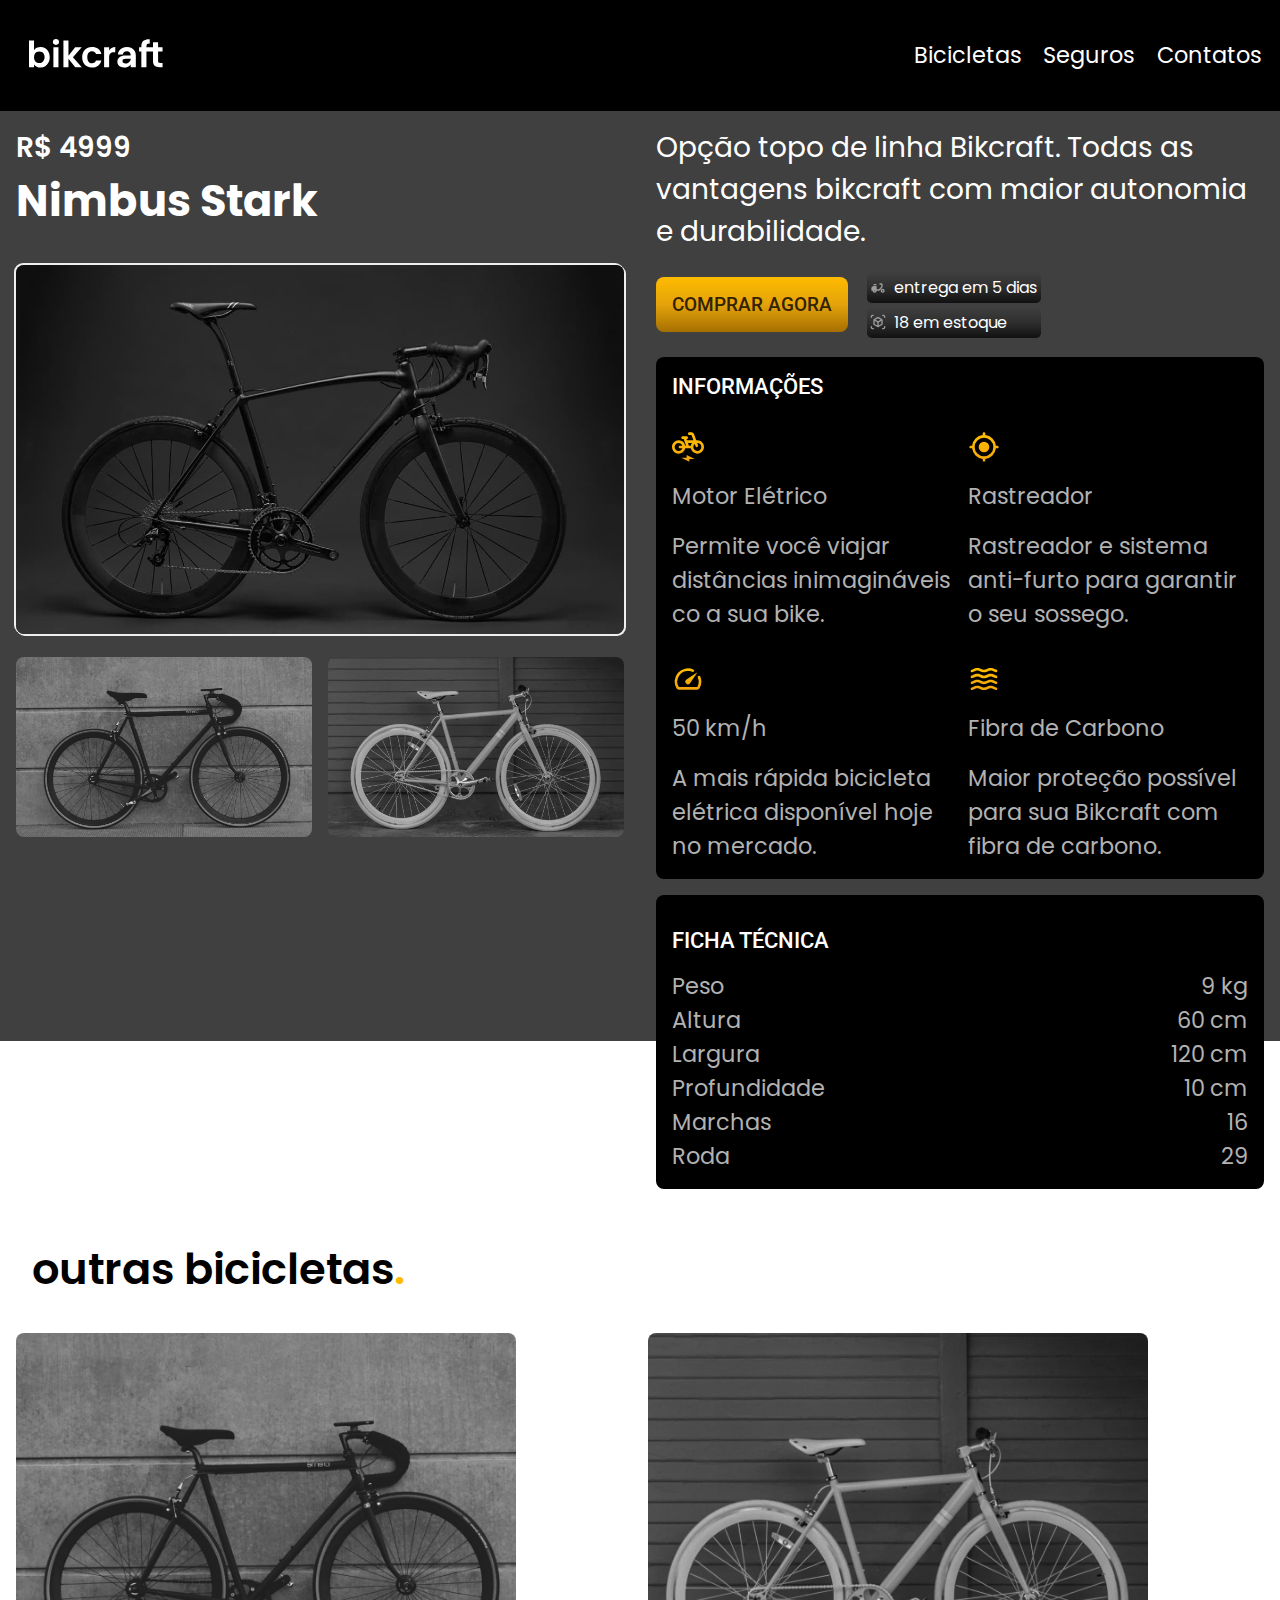
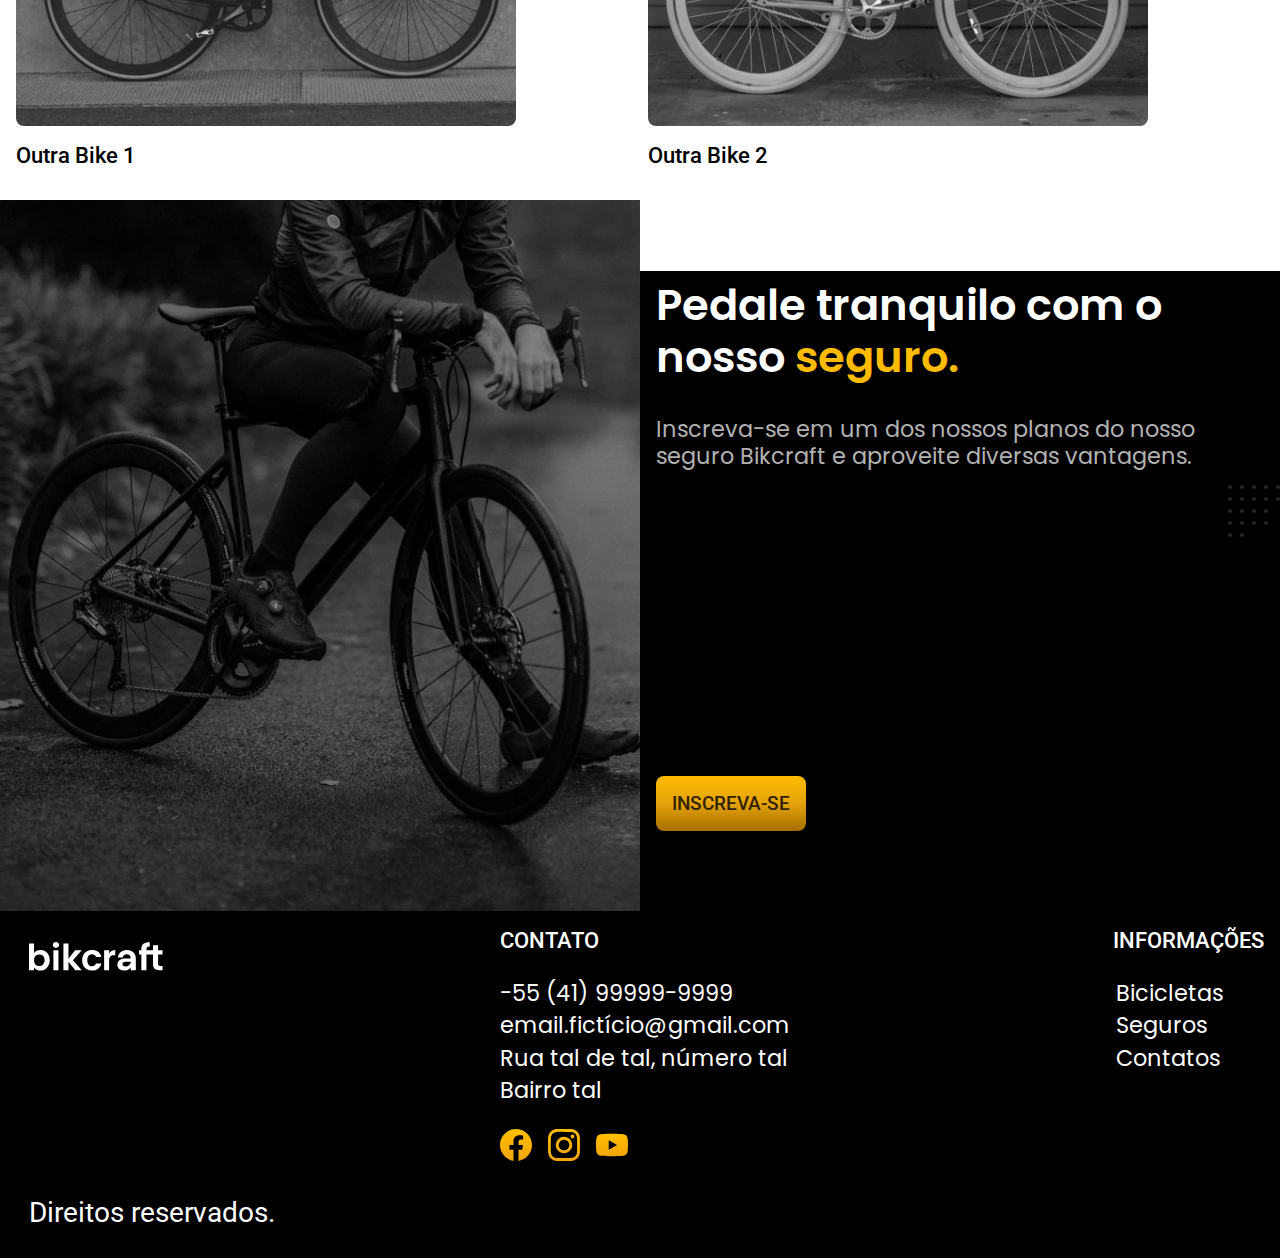
<file: bicicletas/nimbus.html>
<!DOCTYPE html>
<html lang="pt-br">

<head>
  <meta charset="UTF-8">
  <meta name="viewport" content="width=device-width, initial-scale=1.0">
  <meta name="description" content="Bikcraft Nimbus Stark.">
  <title>Bikcraft - Especificações</title>
  <link rel="preload" href="../styles/styles.min.css" as="style">
  <link rel="shortcut icon" href="../favicon.svg" type="image/svg+xml">
  <link rel="stylesheet" href="../styles/styles.min.css">
  <link rel="preconnect" href="https://fonts.googleapis.com">
  <link rel="preconnect" href="https://fonts.gstatic.com" crossorigin>
  <link href="https://fonts.googleapis.com/css2?family=Poppins:wght@400;600&family=Roboto:wght@400;500&display=swap" rel="stylesheet">

  <script>document.documentElement.classList.add("js");</script>
</head>

<body>
  <header class="flx jc-sb al-it wrap bg-blk clr-wht pad-1">
    <div>
      <a class="hov-2 pad-08 brd-05 blc" href="../index.html"><img src="../img/bikcraft.svg" alt=""></a>
    </div>
    <nav>
      <ul class="flx jc-sb wrap gap-1 fnt-sm pop-r">
        <li><a class="hov-2 pad-02 brd-05" href="../bicicletas.html">Bicicletas</a></li>
        <li><a class="hov-2 pad-02 brd-05" href="../seguros.html">Seguros</a></li>
        <li><a class="hov-2 pad-02 brd-05" href="../contato.html">Contatos</a></li>
      </ul>
    </nav>
  </header>

  <main class="grd-2 bg-gw-2 pop-r">
    <div>
      <div class="pad-1 clr-wht pop-sb">
        <span class="up-cs fnt-m">r$ 4999</span>
        <h1 class="fnt-ll">Nimbus Stark</h1>
      </div>
      <div id="bik-sel" class="grd-2 gap-1 pad-1">
        <a class="clm-ac" href="nimbus.html"><img id="bik-1" class="pointer" src="../img/bicicletas/nimbus.jpg" alt=""></a>
        <a href="magic.html"><img class="pointer" src="../img/bicicletas/magic.jpg" alt=""></a>
        <a href="nebula.html"><img class="pointer" src="../img/bicicletas/nebula.jpg" alt=""></a>
      </div>
    </div>
    <div>
      <div class="mar-1">
        <p class="mar-1vt fnt-m clr-wht ">Opção topo de linha Bikcraft. Todas as vantagens bikcraft com maior autonomia e durabilidade.</p>
        <div class="flx al-it gap-1">
          <div class="il-blc">
            <a class="bg-ylw-2 il-blc brd-05 pad-1 clr-dyl fnt-s up-cs hov rob-m" href="../orcamento.html?tipo=bik&produto=nimbus">comprar agora</a>
          </div>
          <div class="il-blc clr-wht">
            <div class="blc bg-blk-2 brd-03 pad-02 mar-02">
              <div class="flx gap-05 al-it"><img src="../img/icones/entrega.svg" alt=""><span> entrega em 5 dias</span></div>
            </div>
            <div class="blc bg-blk-2 brd-03 pad-02 mar-02">
              <div class="flx gap-05 al-it"><img src="../img/icones/estoque.svg" alt=""><span> 18 em estoque</span></div>
            </div>
          </div>
        </div>
      </div>

      <div class="bg-blk clr-wht fnt-sm mar-1 pad-1 brd-05">
        <span class="blc up-cs mar-1bt clm-ac rob-m">informações</span>
        <div class="grd-2-3 gap-1 pop-r clr-lgr">
          <div>
            <img class="blc mar-1vt" src="../img/icones/eletrica.svg" alt="">
            <span class="blc mar-1vt">Motor Elétrico</span>
            <p>Permite você viajar distâncias inimagináveis co a sua bike.</p>
          </div>
          <div>
            <img class="blc mar-1vt" src="../img/icones/rastreador.svg" alt="">
            <span class="blc mar-1vt">Rastreador</span>
            <p>Rastreador e sistema anti-furto para garantir o seu sossego.</p>
          </div>
          <div>
            <img class="blc mar-1vt" src="../img/icones/velocidade.svg" alt="">
            <span class="blc mar-1vt">50 km/h</span>
            <p>A mais rápida bicicleta elétrica disponível hoje no mercado.</p>
          </div>
          <div>
            <img class="blc mar-1vt" src="../img/icones/carbono.svg" alt="">
            <span class="blc mar-1vt">Fibra de Carbono</span>
            <p>Maior proteção possível para sua Bikcraft com fibra de carbono.</p>
          </div>
        </div>
      </div>

      <div class="bg-blk mar-1 clr-wht fnt-sm pad-1 brd-05 pop-r clr-lgr">
        <span class="blc up-cs mar-1vt rob-m clr-wht">ficha técnica</span>
        <p class="flx jc-sb">
          <span class="il-blc">Peso</span><span class="il-blc">9 kg</span>
        </p>
        <p class="flx jc-sb">
          <span class="il-blc">Altura</span><span class="il-blc">60 cm</span>
        </p>
        <p class="flx jc-sb">
          <span class="il-blc">Largura</span><span class="il-blc">120 cm</span>
        </p>
        <p class="flx jc-sb">
          <span class="il-blc">Profundidade</span><span class="il-blc">10 cm</span>
        </p>
        <p class="flx jc-sb">
          <span class="il-blc">Marchas</span><span class="il-blc">16</span>
        </p>
        <p class="flx jc-sb">
          <span class="il-blc">Roda</span><span class="il-blc">29</span>
        </p>
      </div>
    </div>
  </main>

  <section class="grd-2 mar-1 rob-m gap-1">
    <h2 class="fnt-ll clm-ac mar-1 pop-sb"> outras bicicletas<span class="clr-ylw">.</span></h2>
    <div>
      <img class="blc" src="../img/bicicleta/nimbus2.jpg" alt="" width="500">
      <figcaption class="fnt-sm mar-1vt">Outra Bike 1</figcaption>
    </div>
    <div>
      <img class="blc" src="../img/bicicleta/nimbus3.jpg" alt="" width="500">
      <figcaption class="fnt-sm mar-1vt">Outra Bike 2</figcaption>
    </div>
  </section>

  <article class="bg-bw-2 clr-wht grd-2">
    <div>
      <img class="blc cov h-100 brd-0" src="../img/fotos/seguros.jpg" alt="">
    </div>
    <div class="flx clm jc-ct">
      <div class="blc h-4"></div>
      <h2 class="mar-1 ln-hgt fnt-ll pop-sb">Pedale tranquilo com o nosso <span class="clr-ylw">seguro.</span></h2>
      <p class="mar-1 ln-hgt fnt-sm clr-lgr pop-r">Inscreva-se em um dos nossos planos do nosso seguro Bikcraft e aproveite diversas vantagens.</p>
      <div class="flx jc-ed">
        <img class="il-blc" src="../img/dec/bottom-right.svg" alt="" height="52">
      </div>
      <a class="bg-ylw-2 il-blc brd-05 pad-1 clr-dyl fnt-s up-cs mar-1 mar-5bt fit hov rob-m" href="../orcamento.html">inscreva-se</a>
    </div>
  </article>

  <footer class="bg-blk fnt-sm pad-1 clr-wht">
    <section class="flx jc-sb wrap gap-1">
      <div>
        <a class="hov-2 pad-08 brd-05 blc" href="../index.html"><img src="../img/bikcraft.svg" alt=""></a>
      </div>
      <div>
        <span class="up-cs rob-m">contato</span>
        <ul class="ln-hgt2 pop-r">
          <li>-55 (41) 99999-9999</li>
          <li> email.fictício@gmail.com</li>
          <li> Rua tal de tal, número tal</li>
          <li>Bairro tal</li>
        </ul>
        <div class="flx gap-1">
          <a href="https://pt-br.facebook.com/" target="_blank"><img id="fb" src="../img/redes/facebook-p.svg" alt=""></a>
          <a href="https://www.instagram.com/accounts/login/" target="_blank"><img id="ig" src="../img/redes/instagram-p.svg" alt=""></a>
          <a href="https://www.youtube.com/" target="_blank"><img id="yt" src="../img/redes/youtube-p.svg" alt=""></a>
        </div>
      </div>
      <nav>
        <span class="up-cs rob-m">informações</span>
        <ul class="ln-hgt2 pop-r">
          <li><a class="hov-2 pad-02 brd-05" href="../bicicletas.html">Bicicletas</a></li>
          <li><a class="hov-2 pad-02 brd-05" href="../seguros.html">Seguros</a></li>
          <li><a class="hov-2 pad-02 brd-05" href="../contato.html">Contatos</a></li>
        </ul>
      </nav>
    </section>
    <p class="mar-1tp fnt-m rob-r"><a class="hov-2 pad-08 brd-05 blc fit" href="../termos.html">Direitos reservados.</a></p>
  </footer>

  <script src="../js/script.js"></script>
</body>

</html>
</file>
<file: styles.css/styles.css>
:root {
  --lg-bw: linear-gradient(180deg, black 0% 85%, white 85% 100%);
  --lg-bw-2: linear-gradient(0deg, black 0% 90%, white 90% 100%);
  --lg-wbw: linear-gradient(
    180deg,
    white 0% 13%,
    black 13% 87%,
    white 87% 100%
  );
  --lg-wb-hr: linear-gradient(270deg, black 0% 75%, white 75% 100%);
  --lg-wb-hr-2: linear-gradient(90deg, black 0% 50%, white 50% 100%);
  --lg-ylw: linear-gradient(180deg, #ffbb00, #e4a30b, #a66f00);
  --lg-ylw-2: linear-gradient(180deg, #ffffff, #e4a30b30, #a66f0040);
  --lg-slv: linear-gradient(180deg, #9c9c9c, #717171, #595959);
  --lg-slv-2: linear-gradient(180deg, #ffffff, #71717130, #59595940);
  --lg-gw: linear-gradient(180deg, #404040 0% 50%, white 50% 100%);
  --lg-gw-2: linear-gradient(180deg, #404040 0% 85%, white 85% 100%);
  --lg-blk: linear-gradient(0deg, #111111, #2e2e2e, #404040);
  --lg-wht: linear-gradient(180deg, #eeeeee, #cdcdcd, #b7b7b7);
}

html {
  font-size: 16px;
}

body {
  font-family: Tahoma;
  margin: 0;
}

p,
h1,
h2,
h3,
span,
a {
  margin: 0;
}

a {
  text-decoration: none;
  color: inherit;
}

img,
iframe {
  max-width: 100%;
}

ul,
ol {
  padding-inline-start: 0;
  list-style: none;
}
ol li:before {
  content: counters(item, ".") " - ";
  counter-increment: item;
}

.cnt-res {
  counter-reset: item;
}

.pointer {
  cursor: pointer;
}

.sd-48 {
  max-width: 48%;
}
.sd-50 {
  max-width: 50%;
}
.fit {
  width: fit-content;
}

.wdt-30 {
  width: 30rem;
}
.wdt-45 {
  width: 45rem;
}

.mar-res {
  margin: 0;
}
.mar-0a {
  margin: 0 auto;
}
.mar-02 {
  margin: 0.2rem;
}
.mar-02vt {
  margin: 0.2rem 0;
}
.mar-1 {
  margin: 1rem;
}
.mar-2 {
  margin: 2rem;
}
.mar-1tp {
  margin-top: 1rem;
}
.mar-1bt {
  margin-bottom: 1rem;
}
.mar-1vt {
  margin-top: 1rem;
  margin-bottom: 1rem;
}
.mar-1lt {
  margin-left: 1rem;
}
.mar-2lt {
  margin-left: 2rem;
}
.mar-1hr {
  margin-left: 1rem;
  margin-right: 1rem;
}

.pad-res {
  padding: 0;
}
.pad-02 {
  padding: 0.2rem;
}
.pad-08 {
  padding: 0.8rem;
}
.pad-1 {
  padding: 1rem;
}
.pad-1lt {
  padding-left: 1rem;
}
.pad-2 {
  padding: 2rem;
}
.pad-3 {
  padding: 3rem;
}
.pad-rad {
  padding: 1rem 1rem 1rem 0.5rem;
}

.il-blc {
  display: inline-block;
}
.blc {
  display: block;
}
.grd {
  display: grid;
}
.grd-2 {
  display: grid;
  grid-template-columns: 1fr 1fr;
}
.clm-ac {
  grid-column: 1 / -1;
}
.flx {
  display: flex;
  flex: 1;
}
.clm {
  flex-direction: column;
}
.wrap {
  flex-wrap: wrap;
}
.gap-1 {
  gap: 1rem;
}
.gap-2 {
  gap: 2rem;
}
.jc-ct {
  justify-content: center;
}
.jc-sb {
  justify-content: space-between;
}
.jc-sa {
  justify-content: space-around;
}
.jc-se {
  justify-content: space-evenly;
}
.al-it {
  align-items: center;
}
.pl-ct {
  place-self: center;
}

.bg-blk {
  background: black;
}
.bg-blk-2 {
  background: var(--lg-blk);
}
.bg-wht {
  background: white;
}
.bg-wht-2 {
  background: var(--lg-wht);
}
.bg-gry {
  background: #404040;
}
.bg-gw {
  background: var(--lg-gw);
}
.bg-gw-2 {
  background: var(--lg-gw-2);
}
.bg-slv {
  background: var(--lg-slv);
}
.bg-slv-2 {
  background: var(--lg-slv-2);
}
.bg-wbw {
  background: var(--lg-wbw);
}
.bg-bw {
  background: var(--lg-bw);
}
.bg-bw-2 {
  background: var(--lg-bw-2);
}
.bg-ylw {
  background: #ffbb00;
}
.bg-ylw-2 {
  background: var(--lg-ylw);
}
.bg-ylw-3 {
  background: var(--lg-ylw-2);
}
.bg-wb-hr {
  background: var(--lg-wb-hr);
}
.bg-wb-hr-2 {
  background: var(--lg-wb-hr-2);
}

.clr-wht {
  color: white;
}
.clr-blk {
  color: black;
}
.clr-ylw {
  color: #ffbb00;
}
.clr-slv {
  color: silver;
}
.clr-gld {
  color: gold;
}

.tal-rt {
  text-align: right;
}
.up-cs {
  text-transform: uppercase;
}
.fnt-ll {
  font-size: 2.6rem;
}
.fnt-l {
  font-size: 2.4rem;
}
.fnt-ml {
  font-size: 2rem;
}
.fnt-m {
  font-size: 1.8rem;
}
.fnt-sm {
  font-size: 1.4rem;
}
.fnt-s {
  font-size: 1.2rem;
}
.fnt-ss {
  font-size: 0.9rem;
}
.ln-hgt {
  line-height: 1.4;
}

.mark {
  list-style: url(/img/icones/lista.svg);
}

.brd-res {
  border: none;
}
.brd-03 {
  border-radius: 0.3rem;
}
.brd-05 {
  border-radius: 0.5rem;
}
</file>
<file: styles/styles.min.css>
:root{--lg-bw:linear-gradient(180deg, black 0% 85%, white 85% 100%);--lg-bw-2:linear-gradient(0deg, black 0% 90%, white 90% 100%);--lg-wbw:linear-gradient(
    180deg,
    white 0% 13%,
    black 13% 87%,
    white 87% 100%
  );--lg-wb-hr:linear-gradient(270deg, black 0% 75%, white 75% 100%);--lg-wb-hr-2:linear-gradient(90deg, black 0% 50%, white 50% 100%);--lg-wb-hr-3:linear-gradient(90deg, black 0% 33%, white 33% 100%);--lg-ylw:linear-gradient(180deg, #ffbb00, #e4a30b, #a66f00);--lg-ylw-hr:linear-gradient(90deg, #ffbb00, #e4a30b, #a66f00);--lg-ylw-2:linear-gradient(180deg, #ffffff, #e4a30b30, #a66f0040);--lg-slv:linear-gradient(180deg, #9c9c9c, #717171, #595959);--lg-slv-2:linear-gradient(180deg, #ffffff, #71717130, #59595940);--lg-gw:linear-gradient(180deg, #404040 0% 50%, #eeeeee 50% 100%);--lg-gw-2:linear-gradient(180deg, #404040 0% 85%, white 85% 100%);--lg-blk:linear-gradient(0deg, #111111, #2e2e2e, #404040);--lg-wht:linear-gradient(180deg, #eeeeee, #cdcdcd, #b7b7b7);--lg-bgb:linear-gradient(0deg, #111111 0%, #9c9c9c 15%, #111111 85%)}.js .fadeInDown{transform:translate3d(0,-20px,0)}.js .fadeInUp{transform:translate3d(0,20px,0)}.js .fadeInRight{transform:translate3d(20px,0,0)}.js .fadeInLeft{transform:translate3d(-20px,0,0)}.js [data-anime]{opacity:0}.js .anime{opacity:1;transform:none;transition:transform .8s,opacity .8s}html{font-size:16px}body{font-family:Arial,Helvetica,sans-serif;margin:0}input,textarea{border:none}a,h1,h2,h3,p,span{margin:0}a{text-decoration:none;color:inherit}header nav a{position:relative}header nav a::after{position:absolute;content:"";height:2px;width:0;background:#fff;bottom:0;left:0;transition:.3s}header nav a.ativo::after,header nav a:hover::after{width:100%}iframe,img{max-width:100%}img[src$=".jpg"]{border-radius:.5rem}ol,ul{padding-inline-start:0;list-style:none}ol li:before{content:counters(item, ".") " - ";counter-increment:item}dt button{border:none;background:#ddd;width:100%;text-align:left;cursor:pointer}details>summary{list-style:none}li ol li{margin-top:1rem}input[type=radio]{border:0;width:1rem}.js dd{display:none}#faq button[aria-expanded=true] img{transform:rotate(180deg)}.inh{font-family:inherit;font-size:inherit}#lista li{min-width:280px}.scroll{overflow-x:scroll}.pop-r{font-family:Poppins,sans-serif;font-weight:400;font-style:normal}.pop-sb{font-family:Poppins,sans-serif;font-weight:600;font-style:normal}.rob-r{font-family:Roboto,sans-serif;font-weight:400;font-style:normal}.rob-m{font-family:Roboto,sans-serif;font-weight:500;font-style:normal}.mk-1{display:flex}.mk-1:before{display:inline-block;content:"";height:.4rem;width:.8rem;background:var(--lg-ylw-hr);margin-right:.2rem}.rel{position:relative}.tr-0{position:absolute;top:0;right:0}.tr-0bt{position:absolute;bottom:0;right:0}.hide{visibility:visible}.h-4{height:4rem;background-color:transparent}.h-100{height:100%}.cov{object-fit:cover}.cnt-res{counter-reset:item}.pointer{cursor:pointer}.sd-48{max-width:48%}.sd-50{max-width:50%}.sd-60{margin-right:2rem;max-width:60%}.max-5h-3h{max-height:300px;max-width:500px}.fit{width:fit-content}.max{width:max-content}.w50{width:17.8rem}.w100{width:100%}.ms-75{max-height:75%;max-width:75%;box-sizing:border-box}.wdt-30{width:30rem}.wdt-45{max-width:45rem}.mar-res{margin:0}.mar-a{margin:auto}.mar-0a{margin:0 auto}.mar-02{margin:.2rem}.mar-02vt{margin:.2rem 0}.mar-1{margin:1rem}.mar-2{margin:2rem}.mar-n2{margin:-2rem}.mar-1tp{margin-top:1rem}.mar-5tp{margin-top:5rem}.mar-1bt{margin-bottom:1rem}.mar-5bt{margin-bottom:5rem}.mar-1vt{margin-top:1rem;margin-bottom:1rem}.mar-3vt{margin-top:3rem;margin-bottom:3rem}.mar-1lt{margin-left:1rem}.mar-15lt{margin-left:1.5rem}.mar-2lt{margin-left:2rem}.mar-1rt{margin-right:1rem}.mar-1hr{margin-left:1rem;margin-right:1rem}.pad-res{padding:0}.pad-02{padding:.2rem}.pad-05{padding:.5rem}.pad-08{padding:.8rem}.pad-1{padding:1rem}.pad-2{padding:2rem}.pad-3{padding:3rem}.pad-1lt{padding-left:1rem}.pad-2lt{padding-left:2rem}.pad-rad{padding:1rem 1rem 1rem .5rem}.il-blc{display:inline-block}.blc{display:block}.grd{display:grid}.clm-1{grid-template-columns:auto 1fr auto}.grd-1{display:grid;grid-template-columns:repeat(auto-fit,minmax(320px,max-content))}.grd-2{display:grid;grid-template-columns:1fr 1fr}.grd-2-b{display:grid;grid-template-columns:1fr 1fr}.grd-2-c{display:grid;grid-template-columns:1fr 1fr}.grd-2-1{display:grid;grid-template-columns:2fr 1fr}.grd-1-2{display:grid;grid-template-columns:1fr 2fr}.grd-2-2{display:grid;grid-template-columns:1fr 1fr}.grd-2-3{display:grid;grid-template-columns:1fr 1fr}.grd-4{display:grid;grid-template-columns:repeat(4,1fr)}.grd-a11{grid-area:1/1}.clm-ac{grid-column:1/-1}.flx{display:flex;flex:1}.clm{flex-direction:column}.wrap{flex-wrap:wrap}.gap-03{gap:.3rem}.gap-05{gap:.5rem}.gap-1{gap:1rem}.gap-2{gap:2rem}.jc-st{justify-content:flex-star}.jc-ed{justify-content:flex-end}.jc-ct{justify-content:center}.jc-sb{justify-content:space-between}.jc-sa{justify-content:space-around}.jc-se{justify-content:space-evenly}.al-it{align-items:center}.pl-ct{place-self:center}.pl-se{place-self:start end}.pl-ee{place-self:end end}.bg-blk{background:#000}.bg-blk-2{background:var(--lg-blk)}.bg-wht{background:#fff}.bg-wht-2{background:var(--lg-wht)}.bg-gry{background:#404040}.bg-gry-2{background:#eee}.bg-gw{background:var(--lg-gw)}.bg-gw-2{background:var(--lg-gw-2)}.bg-slv{background:var(--lg-slv)}.bg-slv-2{background:var(--lg-slv-2)}.bg-wbw{background:var(--lg-wbw)}.bg-bw{background:var(--lg-bw)}.bg-bw-2{background:var(--lg-bw-2)}.bg-ylw{background:#fb0}.bg-ylw-2{background:var(--lg-ylw)}.bg-ylw-3{background:var(--lg-ylw-2)}.bg-wb-hr{background:var(--lg-wb-hr)}.bg-wb-hr-2{background:var(--lg-wb-hr-2)}.bg-wb-hr-3{background:var(--lg-wb-hr-3)}.clr-wht{color:#fff}.clr-blk{color:#000}.clr-ylw{color:#fb0}.clr-dyl{color:#320}.clr-slv{color:silver}.clr-lgr{color:#b2b2b2}.clr-dgr{color:#111}.clr-gld{color:gold}.tal-rt{text-align:right}.up-cs{text-transform:uppercase}.fnt-ll{font-size:2.7rem}.fnt-l{font-size:2.4rem}.fnt-ml{font-size:2rem}.fnt-m{font-size:1.75rem}.fnt-sm{font-size:1.4rem}.fnt-s{font-size:1.2rem}.fnt-ss{font-size:.9rem}.ln-hgt{line-height:1.2}.ln-hgt2{line-height:1.45}.mark{list-style:url(../img/icones/lista.svg)}.brd-res{border:none}.brd-0{border-radius:0!important}.brd-1{border:1px solid #ddd}.brd-lgr{border-bottom:#b7b7b7 solid 2px;border-right:#b7b7b7 solid 2px}.brd-03{border-radius:.3rem}.brd-05{border-radius:.5rem}.brd-05-1{border-radius:.5rem 0 0 .5rem}.brd-05-2{border-radius:0 .5rem .5rem 0}.brd-05-3{border-radius:.5rem .5rem 0 0}.brd-05-4{border-radius:0 0 .5rem .5rem}.brd-lt-w{border-left:2px solid #fff}.i-hide{position:absolute;visibility:hidden}#orcamento-1 label::before{content:"";display:inline-block;width:.8rem;height:.8rem;border:1px solid #111;margin-right:.5rem;border-radius:50%}#orcamento-1 label span{display:none}#orcamento-1 input:checked+label::before{box-shadow:inset 0 0 0 .1rem #ccc,inset 0 0 0 .8rem #111}#orcamento-1 input:checked+label span{display:inline-block}.hov-slv:hover{box-shadow:1px 1px 2px 1px #717171,-1px -1px 2px 1px #717171;transition:.2s}.hov-wht:hover{box-shadow:1px 1px 2px 1px #eee,-1px -1px 2px 1px #eee;transition:.2s}.hov:hover{box-shadow:1px 1px 2px 1px #a66f00,-1px -1px 2px 1px #a66f00;transition:.2s}.hov-2:hover{background:#9c9c9c30;transition:.2s}.hov-3:hover{box-shadow:1px 1px 2px 1px #a66f00,-1px -1px 2px 1px #a66f00;transition:.2s}#fb:hover{border-radius:50%;box-shadow:1px 1px 2px 2px #ddd,-1px -1px 2px 2px #ddd;transition:.2s}#fb2:hover{fill:#1877f2;transition:.2s}#ig:hover{border-radius:28%;box-shadow:1px 1px 2px 2px #ddd,-1px -1px 2px 2px #ddd;transition:.2s}#ig2:hover{fill:#e1306c;transition:.2s}#yt:hover{background:linear-gradient(0deg,#000 0 35%,#fff 35% 65%,#000 65% 100%);border-radius:35%}#yt2:hover{fill:#ff0000;transition:.2s}#parc li:nth-child(n+5){border-bottom:none}#parc li:nth-child(4),#parc li:nth-child(8){border-right:none}#depo{position:relative}#depo::after,#depo::before{position:absolute;font-size:6rem;color:#e4a30b}#depo::before{content:"“";left:-2rem;top:-2rem}#depo::after{content:"”"}#termos>li:nth-child(odd){background:#dedede}#faq li:not(:first-child){margin-top:.5rem}#faq li:nth-child(odd){background:#dedede}#faq li:nth-child(2n){background:#fff}#faq details:hover{background:var(--lg-ylw-2);cursor:pointer}#faq details[open]{background:var(--lg-ylw-2)}#faq details[open] img{transform:rotate(180deg)}#faq p::before{content:"";display:block;width:100%;height:2px;background:#9c9c9c;position:relative;bottom:1rem}#bik-1{box-shadow:1px 1px 0 1px #eee,-1px -1px 0 1px #eee}#magic-show,#nebula-show,#nimbus-show,#orc-bik,#orc-seg,#ouro-show,#prata-show{display:none}#bik:checked~#orc-bik,#ouro:checked~#ouro-show,#prata:checked~#prata-show,#seguro:checked~#orc-seg{display:block}#magic:checked~#magic-show,#nebula:checked~#nebula-show,#nimbus:checked~#nimbus-show{display:flex;flex-wrap:nowrap;align-items:center;justify-content:space-around}@media (max-width:1000px){html{font-size:15px}.sd-60{max-width:70%}}@media (max-width:900px){.grd-2-2{display:flex;flex-direction:column}.grd-1-2{grid-template-columns:1fr 1fr}.bg-wb-hr-3{background:var(--lg-wb-hr-2)}}@media (max-width:800px){html{font-size:14px}:root{--lg-wbw:linear-gradient(
      180deg,
      white 0% 8%,
      black 8% 92%,
      white 92% 100%
    );--lg-wb-hr:linear-gradient(0deg, black 0% 90%, white 90% 100%)}.grd-2-b{display:flex;flex-wrap:wrap;justify-content:center}.grd-2-3{display:flex;flex-direction:column}.grd-4{grid-template-columns:repeat(2,1fr)}#parc li{border-bottom:#b7b7b7 solid 2px!important}#parc li:nth-child(2),#parc li:nth-child(6){border-right:none}#parc li:nth-child(n+7){border-bottom:none!important}#parc{margin:auto}.sd-60{max-width:80%}}@media (max-width:700px){.grd-2-c{grid-template-columns:1fr;justify-content:center}}@media (max-width:600px){html{font-size:13px}.grd-1{grid-template-columns:repeat(auto-fit,minmax(240px,max-content))}.grd-2{grid-template-columns:1fr;justify-content:center}.grd-1-2{display:flex;flex-wrap:wrap}.brd-05-1{border-radius:.5rem .5rem 0 0}.brd-05-2{border-radius:0 0 .5rem .5rem}.hide{visibility:hidden;height:0;width:0}.h-4{height:4rem}.clr-bw{color:#fff}:root{--lg-bw:#000000;--lg-bw-2:#000000;--lg-wbw:#000000;--lg-wb-hr-2:linear-gradient(180deg, black 0% 50%, white 50% 100%)}#parc li{padding:.7rem}.sd-60{max-width:90%}article #faq{margin:2rem auto}}@media (max-width:400px){html{font-size:12px}.pad-2{padding:1rem}.grd-2-1{display:flex;flex-wrap:wrap}}
</file>
